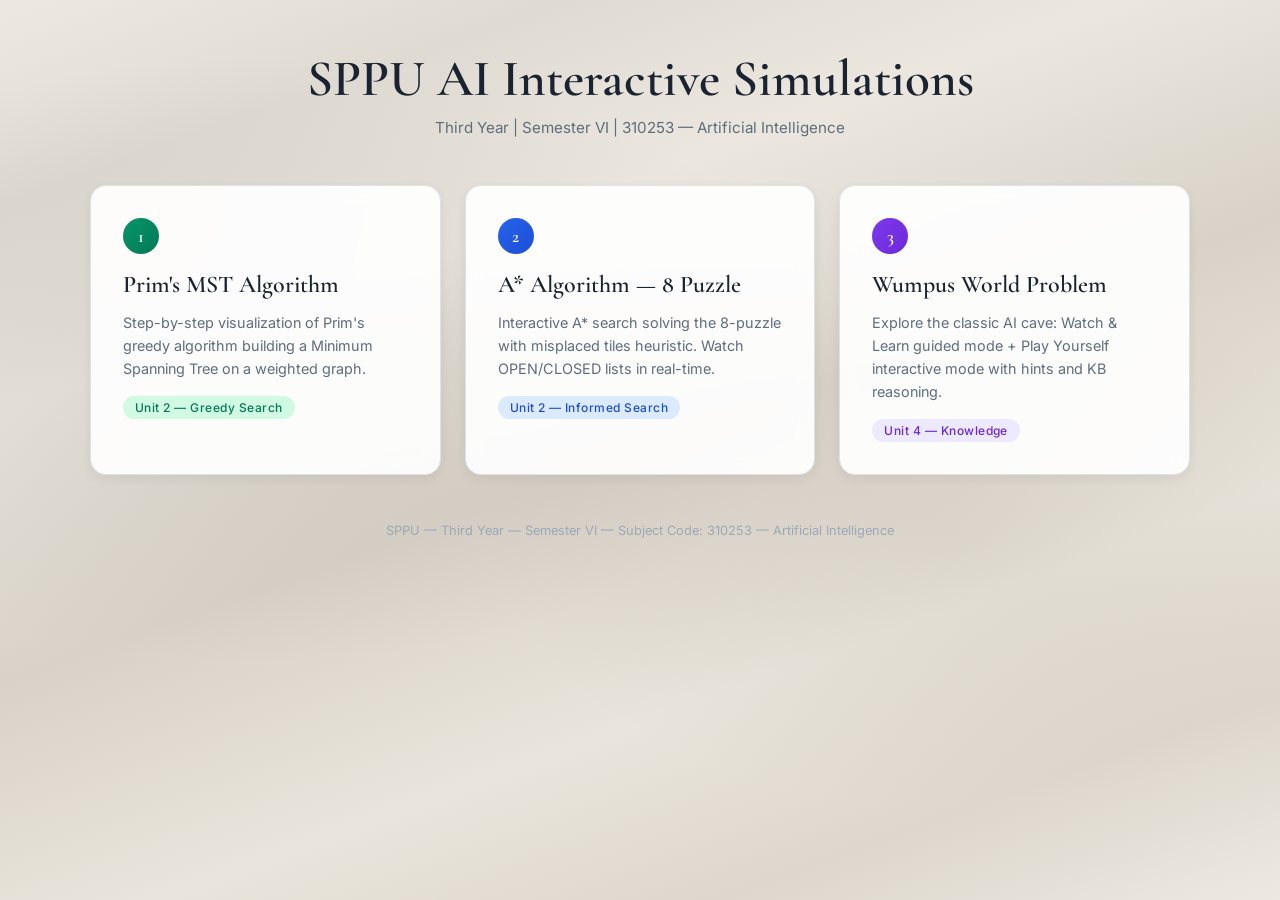
<file: index.html>
<!DOCTYPE html>
<html lang="en">
<head>
<meta charset="UTF-8">
<meta name="viewport" content="width=device-width, initial-scale=1.0">
<title>SPPU AI Simulations | Interactive Learning</title>
<link href="https://fonts.googleapis.com/css2?family=Cormorant+Garamond:ital,wght@0,400;0,500;0,600;1,400&family=Inter:wght@300;400;500&display=swap" rel="stylesheet">
<style>
  :root {
    --font-serif: 'Cormorant Garamond', Georgia, serif;
    --font-sans: 'Inter', -apple-system, sans-serif;
  }
  * { box-sizing: border-box; margin: 0; padding: 0; }
  body {
    min-height: 100vh;
    font-family: var(--font-sans);
    color: #1a2332;
    background-color: #e8e4dc;
    background-image:
      radial-gradient(1px 1px at 10% 15%, rgba(0,0,0,0.5) 50%, transparent 50%),
      radial-gradient(1.5px 1.5px at 45% 42%, rgba(0,0,0,0.4) 50%, transparent 50%),
      radial-gradient(1px 1px at 78% 30%, rgba(0,0,0,0.5) 50%, transparent 50%),
      radial-gradient(1px 1px at 35% 75%, rgba(0,0,0,0.45) 50%, transparent 50%),
      radial-gradient(ellipse at 20% 40%, rgba(80,70,60,0.1) 0%, transparent 40%),
      radial-gradient(ellipse at 75% 60%, rgba(90,80,65,0.08) 0%, transparent 35%),
      linear-gradient(160deg, #ede9e1 0%, #e0dbd2 15%, #ebe7df 30%, #d8d2c8 50%, #eae5dc 70%, #ddd7cd 85%, #ede9e1 100%);
    background-attachment: fixed;
    display: flex;
    flex-direction: column;
    align-items: center;
    padding: 3rem 1.5rem;
  }
  h1 {
    font-family: var(--font-serif);
    font-size: clamp(2rem, 4vw, 3.5rem);
    font-weight: 600;
    text-align: center;
    margin-bottom: 0.5rem;
  }
  .subtitle {
    font-size: 0.95rem;
    color: #5f6d7e;
    text-align: center;
    margin-bottom: 3rem;
  }
  .cards {
    display: grid;
    grid-template-columns: repeat(auto-fit, minmax(320px, 1fr));
    gap: 1.5rem;
    max-width: 1100px;
    width: 100%;
  }
  .card {
    background: rgba(255,255,255,0.92);
    backdrop-filter: blur(8px);
    border: 1px solid #dde1e8;
    border-radius: 1rem;
    padding: 2rem;
    text-decoration: none;
    color: inherit;
    transition: all 0.25s ease;
    box-shadow: 0 4px 12px rgba(0,0,0,0.06);
  }
  .card:hover {
    transform: translateY(-4px);
    box-shadow: 0 12px 32px rgba(0,0,0,0.12);
    border-color: #2563eb;
  }
  .card-num {
    display: inline-flex;
    align-items: center;
    justify-content: center;
    width: 36px; height: 36px;
    border-radius: 50%;
    font-family: var(--font-serif);
    font-weight: 600;
    font-size: 1.1rem;
    color: #fff;
    margin-bottom: 1rem;
  }
  .card:nth-child(1) .card-num { background: linear-gradient(135deg, #059669, #047857); }
  .card:nth-child(2) .card-num { background: linear-gradient(135deg, #2563eb, #1d4ed8); }
  .card:nth-child(3) .card-num { background: linear-gradient(135deg, #7c3aed, #6d28d9); }
  .card h2 {
    font-family: var(--font-serif);
    font-size: 1.5rem;
    font-weight: 600;
    margin-bottom: 0.75rem;
  }
  .card p { font-size: 0.9rem; color: #5f6d7e; line-height: 1.6; }
  .card .tag {
    display: inline-block;
    margin-top: 1rem;
    padding: 4px 12px;
    border-radius: 999px;
    font-size: 0.75rem;
    font-weight: 500;
    letter-spacing: 0.04em;
  }
  .card:nth-child(1) .tag { background: #d1fae5; color: #047857; }
  .card:nth-child(2) .tag { background: #dbeafe; color: #1d4ed8; }
  .card:nth-child(3) .tag { background: #ede9fe; color: #6d28d9; }
  footer {
    margin-top: 3rem;
    font-size: 0.8rem;
    color: #9ca8b8;
    text-align: center;
  }
</style>
</head>
<body>
  <h1>SPPU AI Interactive Simulations</h1>
  <p class="subtitle">Third Year | Semester VI | 310253 — Artificial Intelligence</p>

  <div class="cards">
    <a class="card" href="./Prim's MST Algorithm — Interactive Simulation/index.html">
      <div class="card-num">1</div>
      <h2>Prim's MST Algorithm</h2>
      <p>Step-by-step visualization of Prim's greedy algorithm building a Minimum Spanning Tree on a weighted graph.</p>
      <span class="tag">Unit 2 — Greedy Search</span>
    </a>
    <a class="card" href="./A  Algorithm — 8 Puzzle Simulator/index.html">
      <div class="card-num">2</div>
      <h2>A* Algorithm — 8 Puzzle</h2>
      <p>Interactive A* search solving the 8-puzzle with misplaced tiles heuristic. Watch OPEN/CLOSED lists in real-time.</p>
      <span class="tag">Unit 2 — Informed Search</span>
    </a>
    <a class="card" href="./Wumpus World Problem — Interactive Simulation/index.html">
      <div class="card-num">3</div>
      <h2>Wumpus World Problem</h2>
      <p>Explore the classic AI cave: Watch & Learn guided mode + Play Yourself interactive mode with hints and KB reasoning.</p>
      <span class="tag">Unit 4 — Knowledge</span>
    </a>
  </div>

  <footer>
    <p>SPPU — Third Year — Semester VI — Subject Code: 310253 — Artificial Intelligence</p>
  </footer>
</body>
</html>
</file>
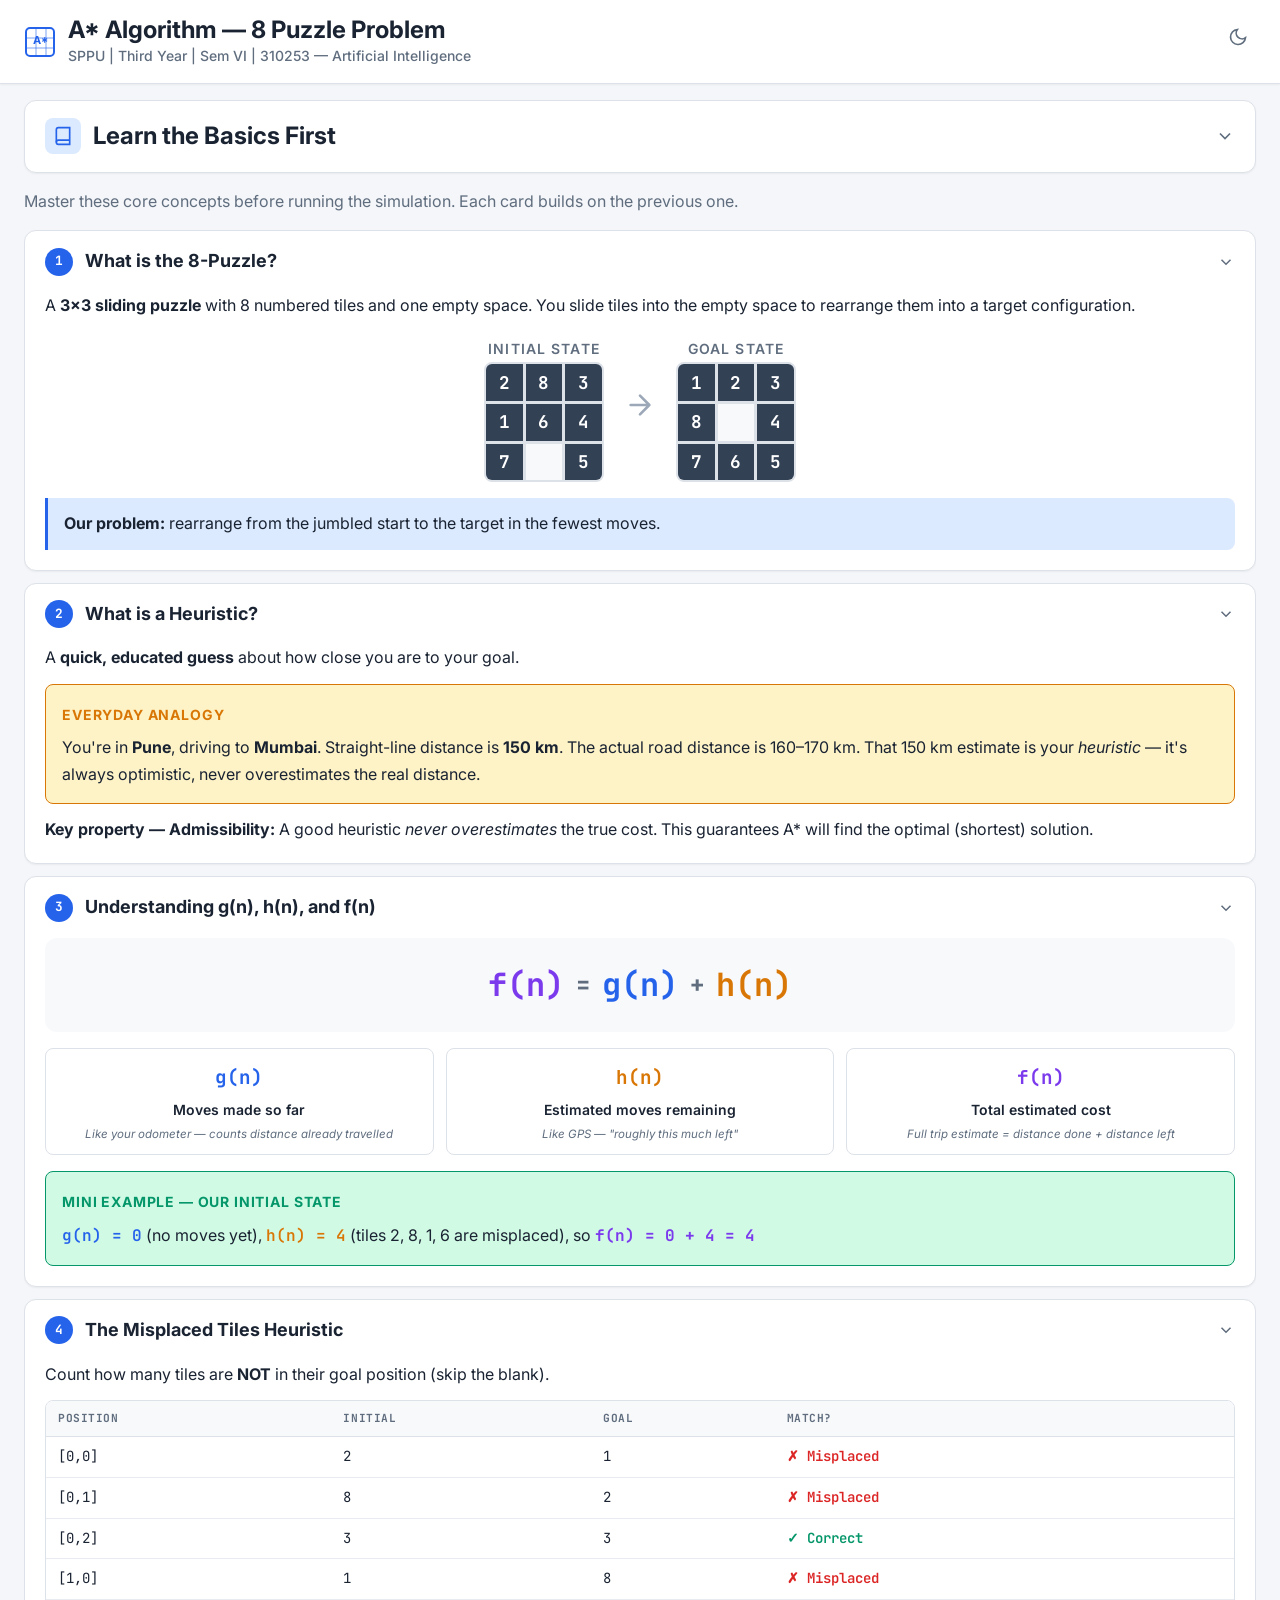
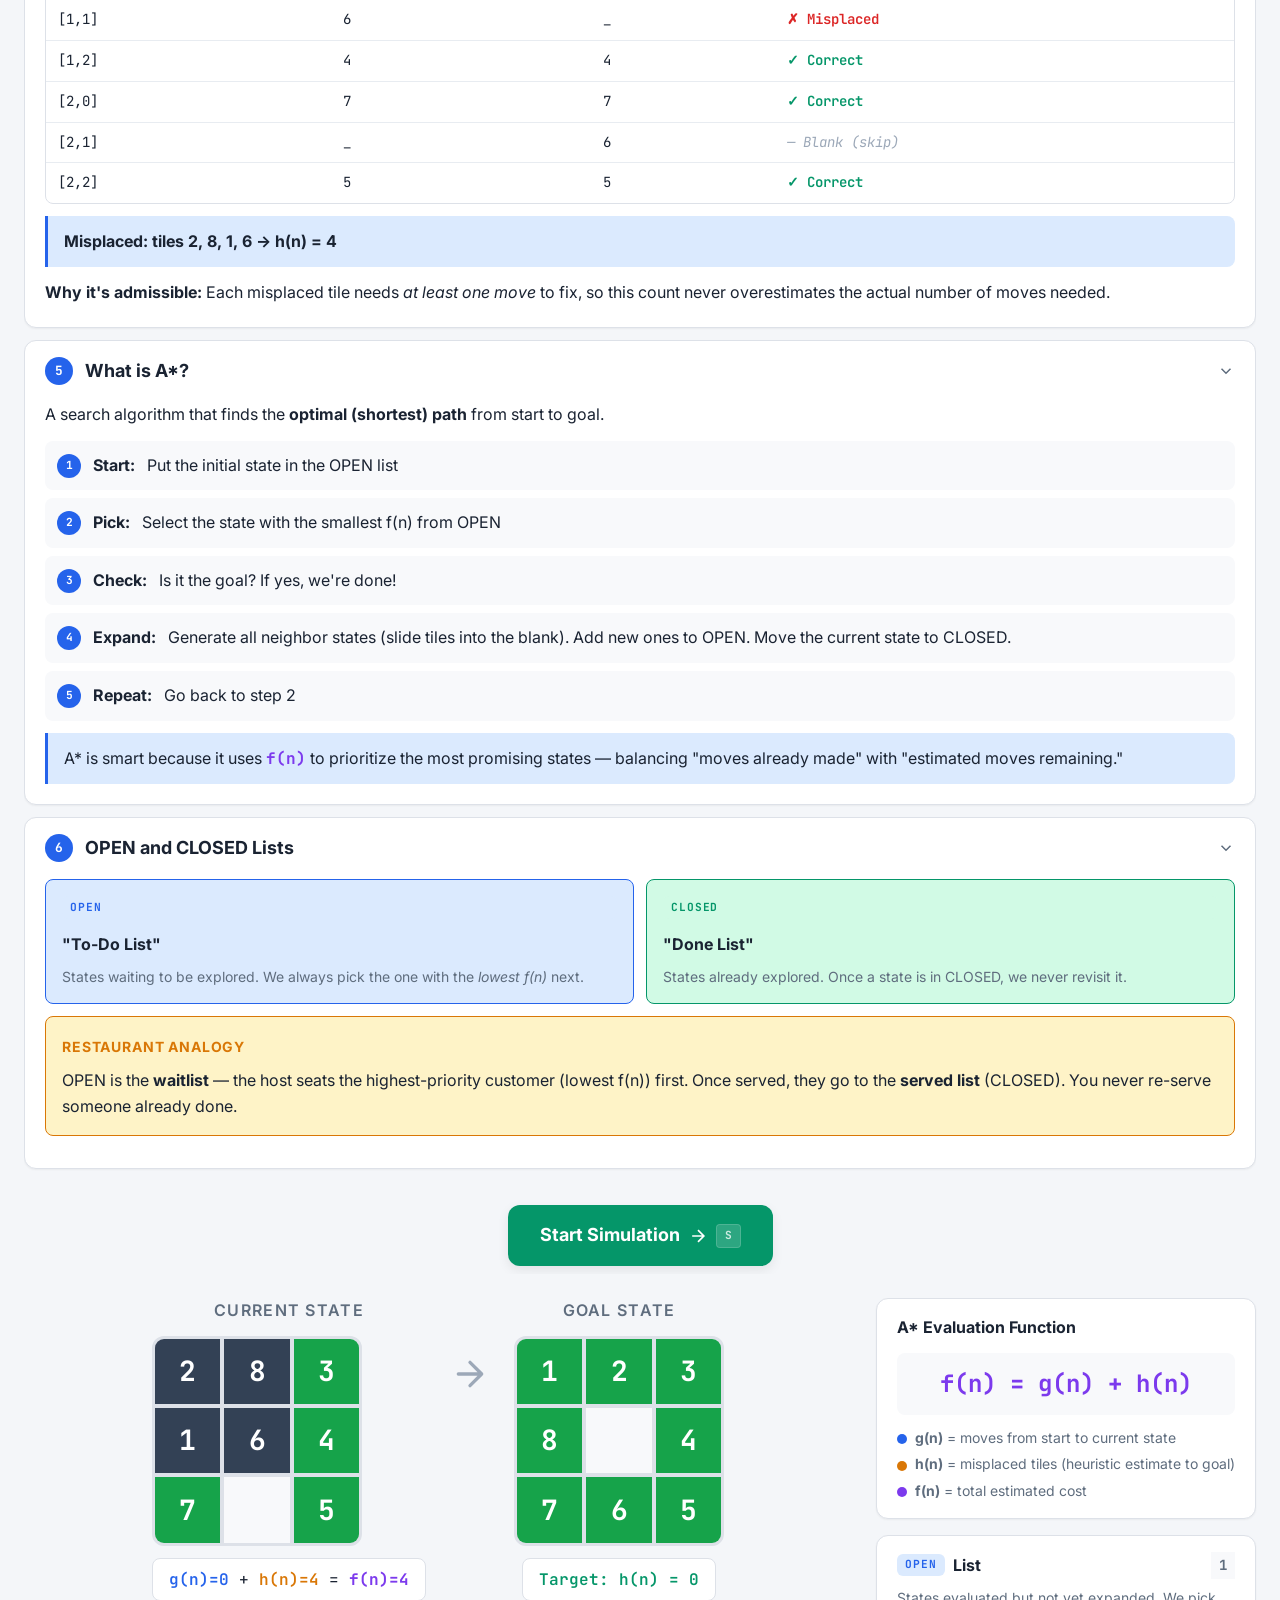
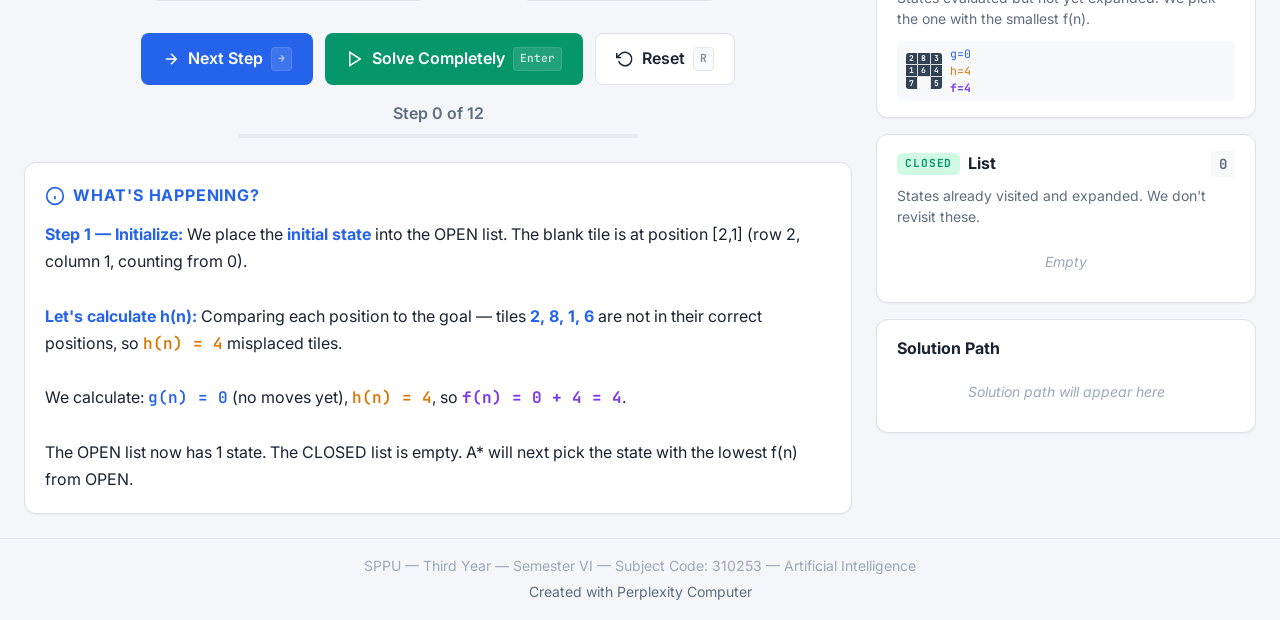
<file: A  Algorithm — 8 Puzzle Simulator/index.html>
<!DOCTYPE html>
<html lang="en" data-theme="light">
<head>
<!--
   ______                            __
  / ____/___  ____ ___  ____  __  __/ /____  _____
 / /   / __ \/ __ `__ \/ __ \/ / / / __/ _ \/ ___/
/ /___/ /_/ / / / / / / /_/ / /_/ / /_/  __/ /
\____/\____/_/ /_/ /_/ .___/\__,_/\__/\___/_/
                    /_/
        Created with Perplexity Computer
        https://www.perplexity.ai/computer
-->
<meta name="generator" content="Perplexity Computer">
<meta name="author" content="Perplexity Computer">
<meta property="og:see_also" content="https://www.perplexity.ai/computer">
<link rel="author" href="https://www.perplexity.ai/computer">
<meta charset="UTF-8">
<meta name="viewport" content="width=device-width, initial-scale=1.0">
<title>A* Algorithm — 8 Puzzle Simulator | SPPU AI Lab</title>
<link rel="preconnect" href="https://fonts.googleapis.com">
<link rel="preconnect" href="https://fonts.gstatic.com" crossorigin>
<link href="https://fonts.googleapis.com/css2?family=Inter:wght@400;500;600;700&family=JetBrains+Mono:wght@400;500;600&display=swap" rel="stylesheet">
<link rel="stylesheet" href="./style.css">
</head>
<body>
  <header class="header">
    <div class="header-inner">
      <div class="logo-area">
        <svg class="logo-icon" width="32" height="32" viewBox="0 0 32 32" fill="none" aria-label="A* Puzzle Logo">
          <rect x="2" y="2" width="28" height="28" rx="4" stroke="currentColor" stroke-width="2"/>
          <line x1="12" y1="2" x2="12" y2="30" stroke="currentColor" stroke-width="1.5" opacity="0.4"/>
          <line x1="22" y1="2" x2="22" y2="30" stroke="currentColor" stroke-width="1.5" opacity="0.4"/>
          <line x1="2" y1="12" x2="30" y2="12" stroke="currentColor" stroke-width="1.5" opacity="0.4"/>
          <line x1="2" y1="22" x2="30" y2="22" stroke="currentColor" stroke-width="1.5" opacity="0.4"/>
          <text x="16" y="18" text-anchor="middle" font-size="11" font-weight="700" fill="currentColor">A*</text>
        </svg>
        <div>
          <h1 class="site-title">A* Algorithm — 8 Puzzle Problem</h1>
          <p class="site-subtitle">SPPU | Third Year | Sem VI | 310253 — Artificial Intelligence</p>
        </div>
      </div>
      <button data-theme-toggle aria-label="Switch to dark mode">
        <svg width="20" height="20" viewBox="0 0 24 24" fill="none" stroke="currentColor" stroke-width="2"><path d="M21 12.79A9 9 0 1 1 11.21 3 7 7 0 0 0 21 12.79z"/></svg>
      </button>
    </div>
  </header>

  <!-- ===== Learn the Basics Section ===== -->
  <section class="concepts-section" id="conceptsSection">
    <button class="concepts-toggle" id="conceptsToggle" aria-expanded="true">
      <span class="concepts-toggle-icon">
        <svg width="20" height="20" viewBox="0 0 24 24" fill="none" stroke="currentColor" stroke-width="2"><path d="M4 19.5A2.5 2.5 0 0 1 6.5 17H20"/><path d="M6.5 2H20v20H6.5A2.5 2.5 0 0 1 4 19.5v-15A2.5 2.5 0 0 1 6.5 2z"/></svg>
      </span>
      <span class="concepts-toggle-text">Learn the Basics First</span>
      <span class="concepts-toggle-hint">(click to expand)</span>
      <svg class="concepts-chevron" width="20" height="20" viewBox="0 0 24 24" fill="none" stroke="currentColor" stroke-width="2"><polyline points="6 9 12 15 18 9"/></svg>
    </button>

    <div class="concepts-body" id="conceptsBody">
      <p class="concepts-intro">Master these core concepts before running the simulation. Each card builds on the previous one.</p>

      <!-- Card 1: What is the 8-Puzzle? -->
      <div class="concept-card" data-card="1">
        <button class="concept-header" aria-expanded="true">
          <span class="concept-num">1</span>
          <span class="concept-title">What is the 8-Puzzle?</span>
          <svg class="concept-chevron" width="18" height="18" viewBox="0 0 24 24" fill="none" stroke="currentColor" stroke-width="2"><polyline points="6 9 12 15 18 9"/></svg>
        </button>
        <div class="concept-content">
          <p>A <strong>3×3 sliding puzzle</strong> with 8 numbered tiles and one empty space. You slide tiles into the empty space to rearrange them into a target configuration.</p>
          <div class="concept-grids-row">
            <div class="concept-grid-block">
              <span class="concept-grid-label">Initial State</span>
              <div class="concept-mini-grid">
                <div class="cm-tile">2</div><div class="cm-tile">8</div><div class="cm-tile">3</div>
                <div class="cm-tile">1</div><div class="cm-tile">6</div><div class="cm-tile">4</div>
                <div class="cm-tile">7</div><div class="cm-tile cm-empty"></div><div class="cm-tile">5</div>
              </div>
            </div>
            <div class="concept-arrow">
              <svg width="32" height="32" viewBox="0 0 24 24" fill="none" stroke="currentColor" stroke-width="2" stroke-linecap="round" stroke-linejoin="round"><path d="M5 12h14M12 5l7 7-7 7"/></svg>
            </div>
            <div class="concept-grid-block">
              <span class="concept-grid-label">Goal State</span>
              <div class="concept-mini-grid">
                <div class="cm-tile">1</div><div class="cm-tile">2</div><div class="cm-tile">3</div>
                <div class="cm-tile">8</div><div class="cm-tile cm-empty"></div><div class="cm-tile">4</div>
                <div class="cm-tile">7</div><div class="cm-tile">6</div><div class="cm-tile">5</div>
              </div>
            </div>
          </div>
          <p class="concept-callout"><strong>Our problem:</strong> rearrange from the jumbled start to the target in the fewest moves.</p>
        </div>
      </div>

      <!-- Card 2: What is a Heuristic? -->
      <div class="concept-card" data-card="2">
        <button class="concept-header" aria-expanded="true">
          <span class="concept-num">2</span>
          <span class="concept-title">What is a Heuristic?</span>
          <svg class="concept-chevron" width="18" height="18" viewBox="0 0 24 24" fill="none" stroke="currentColor" stroke-width="2"><polyline points="6 9 12 15 18 9"/></svg>
        </button>
        <div class="concept-content">
          <p>A <strong>quick, educated guess</strong> about how close you are to your goal.</p>
          <div class="concept-analogy">
            <span class="analogy-label">Everyday Analogy</span>
            <p>You're in <strong>Pune</strong>, driving to <strong>Mumbai</strong>. Straight-line distance is <strong>150 km</strong>. The actual road distance is 160–170 km. That 150 km estimate is your <em>heuristic</em> — it's always optimistic, never overestimates the real distance.</p>
          </div>
          <p><strong>Key property — Admissibility:</strong> A good heuristic <em>never overestimates</em> the true cost. This guarantees A* will find the optimal (shortest) solution.</p>
        </div>
      </div>

      <!-- Card 3: Understanding g(n), h(n), and f(n) -->
      <div class="concept-card" data-card="3">
        <button class="concept-header" aria-expanded="true">
          <span class="concept-num">3</span>
          <span class="concept-title">Understanding g(n), h(n), and f(n)</span>
          <svg class="concept-chevron" width="18" height="18" viewBox="0 0 24 24" fill="none" stroke="currentColor" stroke-width="2"><polyline points="6 9 12 15 18 9"/></svg>
        </button>
        <div class="concept-content">
          <div class="formula-showcase">
            <span class="formula-showcase-f">f(n)</span>
            <span class="formula-showcase-eq">=</span>
            <span class="formula-showcase-g">g(n)</span>
            <span class="formula-showcase-plus">+</span>
            <span class="formula-showcase-h">h(n)</span>
          </div>
          <div class="ghf-breakdown">
            <div class="ghf-item ghf-g">
              <span class="ghf-symbol">g(n)</span>
              <span class="ghf-label">Moves made so far</span>
              <span class="ghf-analogy">Like your odometer — counts distance already travelled</span>
            </div>
            <div class="ghf-item ghf-h">
              <span class="ghf-symbol">h(n)</span>
              <span class="ghf-label">Estimated moves remaining</span>
              <span class="ghf-analogy">Like GPS — "roughly this much left"</span>
            </div>
            <div class="ghf-item ghf-f">
              <span class="ghf-symbol">f(n)</span>
              <span class="ghf-label">Total estimated cost</span>
              <span class="ghf-analogy">Full trip estimate = distance done + distance left</span>
            </div>
          </div>
          <div class="concept-example">
            <span class="example-label">Mini Example — Our Initial State</span>
            <p><span class="highlight-g">g(n) = 0</span> (no moves yet), <span class="highlight-h">h(n) = 4</span> (tiles 2, 8, 1, 6 are misplaced), so <span class="highlight-f">f(n) = 0 + 4 = 4</span></p>
          </div>
        </div>
      </div>

      <!-- Card 4: The Misplaced Tiles Heuristic -->
      <div class="concept-card" data-card="4">
        <button class="concept-header" aria-expanded="true">
          <span class="concept-num">4</span>
          <span class="concept-title">The Misplaced Tiles Heuristic</span>
          <svg class="concept-chevron" width="18" height="18" viewBox="0 0 24 24" fill="none" stroke="currentColor" stroke-width="2"><polyline points="6 9 12 15 18 9"/></svg>
        </button>
        <div class="concept-content">
          <p>Count how many tiles are <strong>NOT</strong> in their goal position (skip the blank).</p>
          <div class="comparison-table-wrapper">
            <table class="comparison-table">
              <thead>
                <tr>
                  <th>Position</th>
                  <th>Initial</th>
                  <th>Goal</th>
                  <th>Match?</th>
                </tr>
              </thead>
              <tbody>
                <tr><td>[0,0]</td><td>2</td><td>1</td><td class="mismatch">✗ Misplaced</td></tr>
                <tr><td>[0,1]</td><td>8</td><td>2</td><td class="mismatch">✗ Misplaced</td></tr>
                <tr><td>[0,2]</td><td>3</td><td>3</td><td class="match">✓ Correct</td></tr>
                <tr><td>[1,0]</td><td>1</td><td>8</td><td class="mismatch">✗ Misplaced</td></tr>
                <tr><td>[1,1]</td><td>6</td><td>_</td><td class="mismatch">✗ Misplaced</td></tr>
                <tr><td>[1,2]</td><td>4</td><td>4</td><td class="match">✓ Correct</td></tr>
                <tr><td>[2,0]</td><td>7</td><td>7</td><td class="match">✓ Correct</td></tr>
                <tr><td>[2,1]</td><td>_</td><td>6</td><td class="skip">— Blank (skip)</td></tr>
                <tr><td>[2,2]</td><td>5</td><td>5</td><td class="match">✓ Correct</td></tr>
              </tbody>
            </table>
          </div>
          <p class="concept-callout"><strong>Misplaced: tiles 2, 8, 1, 6 → h(n) = 4</strong></p>
          <p><strong>Why it's admissible:</strong> Each misplaced tile needs <em>at least one move</em> to fix, so this count never overestimates the actual number of moves needed.</p>
        </div>
      </div>

      <!-- Card 5: What is A*? -->
      <div class="concept-card" data-card="5">
        <button class="concept-header" aria-expanded="true">
          <span class="concept-num">5</span>
          <span class="concept-title">What is A*?</span>
          <svg class="concept-chevron" width="18" height="18" viewBox="0 0 24 24" fill="none" stroke="currentColor" stroke-width="2"><polyline points="6 9 12 15 18 9"/></svg>
        </button>
        <div class="concept-content">
          <p>A search algorithm that finds the <strong>optimal (shortest) path</strong> from start to goal.</p>
          <ol class="astar-steps">
            <li><strong>Start:</strong> Put the initial state in the OPEN list</li>
            <li><strong>Pick:</strong> Select the state with the smallest f(n) from OPEN</li>
            <li><strong>Check:</strong> Is it the goal? If yes, we're done!</li>
            <li><strong>Expand:</strong> Generate all neighbor states (slide tiles into the blank). Add new ones to OPEN. Move the current state to CLOSED.</li>
            <li><strong>Repeat:</strong> Go back to step 2</li>
          </ol>
          <p class="concept-callout">A* is smart because it uses <span class="highlight-f">f(n)</span> to prioritize the most promising states — balancing "moves already made" with "estimated moves remaining."</p>
        </div>
      </div>

      <!-- Card 6: OPEN and CLOSED Lists -->
      <div class="concept-card" data-card="6">
        <button class="concept-header" aria-expanded="true">
          <span class="concept-num">6</span>
          <span class="concept-title">OPEN and CLOSED Lists</span>
          <svg class="concept-chevron" width="18" height="18" viewBox="0 0 24 24" fill="none" stroke="currentColor" stroke-width="2"><polyline points="6 9 12 15 18 9"/></svg>
        </button>
        <div class="concept-content">
          <div class="lists-comparison">
            <div class="list-explain open-explain">
              <span class="list-badge open-badge">OPEN</span>
              <strong>"To-Do List"</strong>
              <p>States waiting to be explored. We always pick the one with the <em>lowest f(n)</em> next.</p>
            </div>
            <div class="list-explain closed-explain">
              <span class="list-badge closed-badge">CLOSED</span>
              <strong>"Done List"</strong>
              <p>States already explored. Once a state is in CLOSED, we never revisit it.</p>
            </div>
          </div>
          <div class="concept-analogy">
            <span class="analogy-label">Restaurant Analogy</span>
            <p>OPEN is the <strong>waitlist</strong> — the host seats the highest-priority customer (lowest f(n)) first. Once served, they go to the <strong>served list</strong> (CLOSED). You never re-serve someone already done.</p>
          </div>
        </div>
      </div>

      <!-- Start Simulation Button -->
      <div class="concepts-cta">
        <button class="btn btn-start-sim" id="btnStartSim">
          Start Simulation
          <svg width="20" height="20" viewBox="0 0 24 24" fill="none" stroke="currentColor" stroke-width="2"><path d="M5 12h14M12 5l7 7-7 7"/></svg>
          <kbd>S</kbd>
        </button>
      </div>
    </div>
  </section>

  <main class="main" id="simulationSection">
    <!-- Left Column: Puzzle Grids -->
    <section class="puzzle-section">
      <div class="grids-row">
        <div class="grid-container">
          <h2 class="grid-label">Current State</h2>
          <div class="puzzle-grid" id="currentGrid"></div>
          <div class="cost-display" id="currentCost"></div>
        </div>
        <div class="arrow-between">
          <svg width="40" height="40" viewBox="0 0 24 24" fill="none" stroke="currentColor" stroke-width="2" stroke-linecap="round" stroke-linejoin="round">
            <path d="M5 12h14M12 5l7 7-7 7"/>
          </svg>
        </div>
        <div class="grid-container">
          <h2 class="grid-label">Goal State</h2>
          <div class="puzzle-grid" id="goalGrid"></div>
          <div class="cost-display goal-cost">Target: h(n) = 0</div>
        </div>
      </div>

      <!-- Controls -->
      <div class="controls">
        <button class="btn btn-primary" id="btnNextStep">
          <svg width="18" height="18" viewBox="0 0 24 24" fill="none" stroke="currentColor" stroke-width="2"><path d="M5 12h14M12 5l7 7-7 7"/></svg>
          Next Step
          <kbd>→</kbd>
        </button>
        <button class="btn btn-accent" id="btnSolve">
          <svg width="18" height="18" viewBox="0 0 24 24" fill="none" stroke="currentColor" stroke-width="2"><polygon points="5,3 19,12 5,21"/></svg>
          Solve Completely
          <kbd>Enter</kbd>
        </button>
        <button class="btn btn-secondary" id="btnReset">
          <svg width="18" height="18" viewBox="0 0 24 24" fill="none" stroke="currentColor" stroke-width="2"><polyline points="1,4 1,10 7,10"/><path d="M3.51 15a9 9 0 1 0 2.13-9.36L1 10"/></svg>
          Reset
          <kbd>R</kbd>
        </button>
      </div>

      <!-- Step Counter -->
      <div class="step-counter" id="stepCounter">
        Step <span id="stepNum">0</span> of <span id="totalSteps">?</span>
        <div class="progress-bar"><div class="progress-fill" id="progressFill"></div></div>
      </div>

      <!-- Explanation Panel -->
      <div class="explanation-panel" id="explanationPanel">
        <div class="explanation-header">
          <svg width="20" height="20" viewBox="0 0 24 24" fill="none" stroke="currentColor" stroke-width="2"><circle cx="12" cy="12" r="10"/><path d="M12 16v-4M12 8h.01"/></svg>
          <span>What's happening?</span>
        </div>
        <div class="explanation-text" id="explanationText">
          Press <strong>Next Step (→)</strong> to begin the A* algorithm, or <strong>Solve Completely (Enter)</strong> to see the full solution animated.
        </div>
      </div>
    </section>

    <!-- Right Column: Algorithm State -->
    <aside class="state-panel">
      <!-- Formula Card -->
      <div class="info-card formula-card">
        <h3>A* Evaluation Function</h3>
        <div class="formula">f(n) = g(n) + h(n)</div>
        <div class="formula-legend">
          <div><span class="legend-dot g-dot"></span> <strong>g(n)</strong> = moves from start to current state</div>
          <div><span class="legend-dot h-dot"></span> <strong>h(n)</strong> = misplaced tiles (heuristic estimate to goal)</div>
          <div><span class="legend-dot f-dot"></span> <strong>f(n)</strong> = total estimated cost</div>
        </div>
      </div>

      <!-- OPEN List -->
      <div class="info-card">
        <h3>
          <span class="list-badge open-badge">OPEN</span> List
          <span class="list-count" id="openCount">0</span>
        </h3>
        <p class="list-desc">States evaluated but not yet expanded. We pick the one with the smallest f(n).</p>
        <div class="list-content" id="openList">
          <div class="list-empty">Will be populated when algorithm starts</div>
        </div>
      </div>

      <!-- CLOSED List -->
      <div class="info-card">
        <h3>
          <span class="list-badge closed-badge">CLOSED</span> List
          <span class="list-count" id="closedCount">0</span>
        </h3>
        <p class="list-desc">States already visited and expanded. We don't revisit these.</p>
        <div class="list-content" id="closedList">
          <div class="list-empty">Will be populated as states are visited</div>
        </div>
      </div>

      <!-- Move History -->
      <div class="info-card">
        <h3>Solution Path</h3>
        <div class="move-history" id="moveHistory">
          <div class="list-empty">Solution path will appear here</div>
        </div>
      </div>
    </aside>
  </main>

  <footer class="footer">
    <p>SPPU — Third Year — Semester VI — Subject Code: 310253 — Artificial Intelligence</p>
    <a href="https://www.perplexity.ai/computer" target="_blank" rel="noopener noreferrer">Created with Perplexity Computer</a>
  </footer>

  <script src="./app.js"></script>
</body>
</html>
</file>
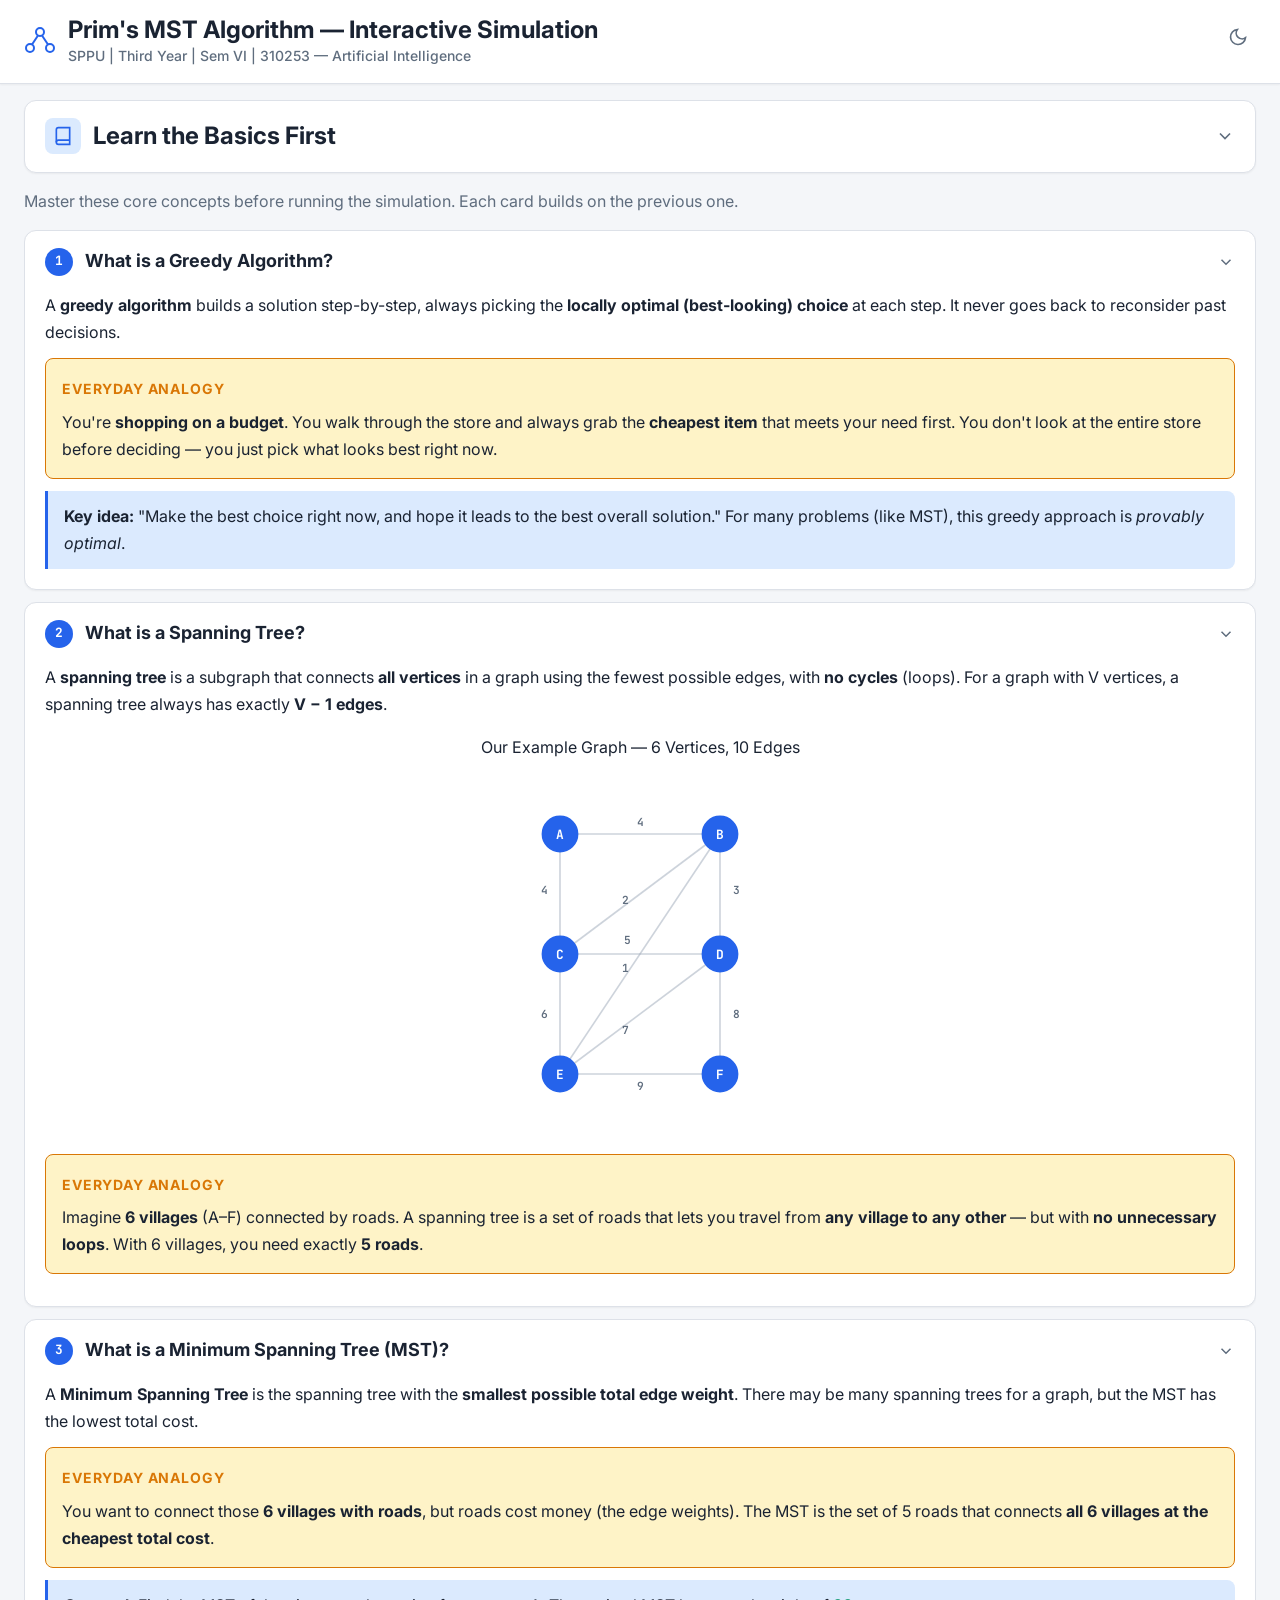
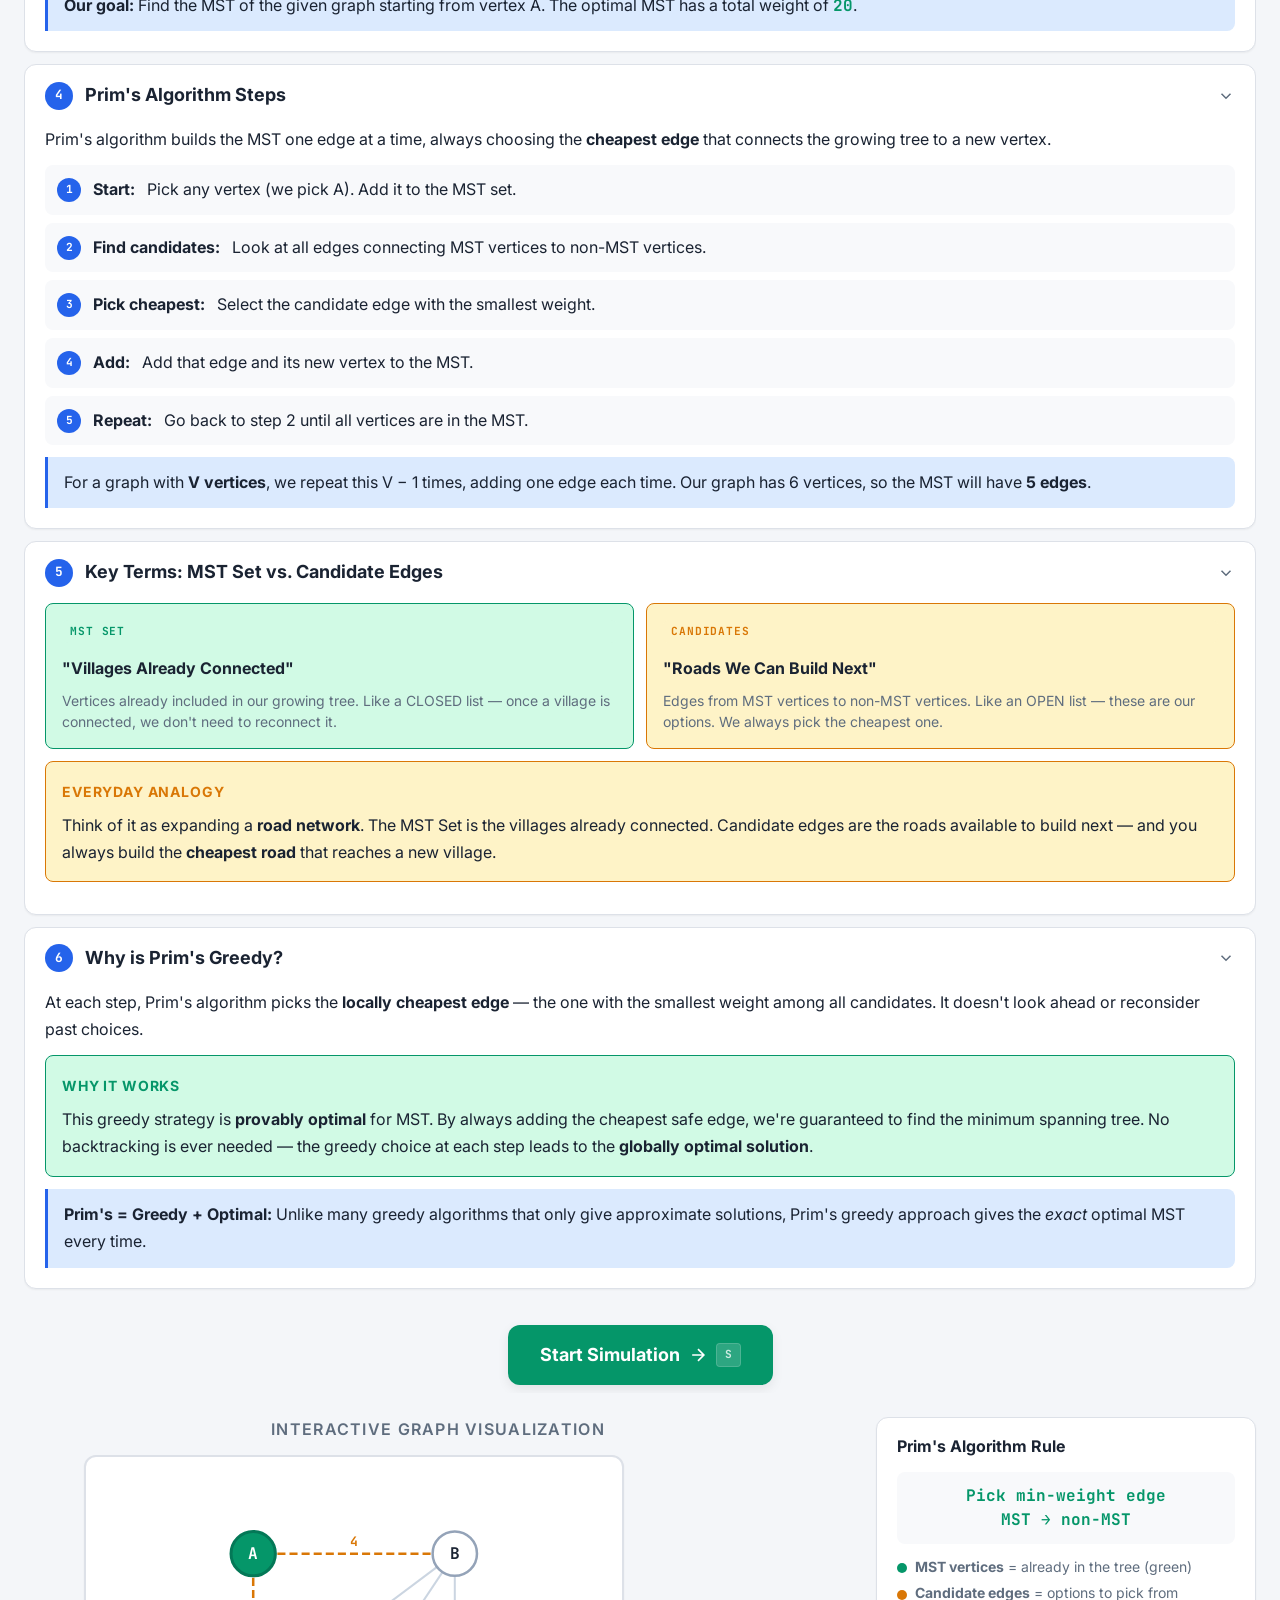
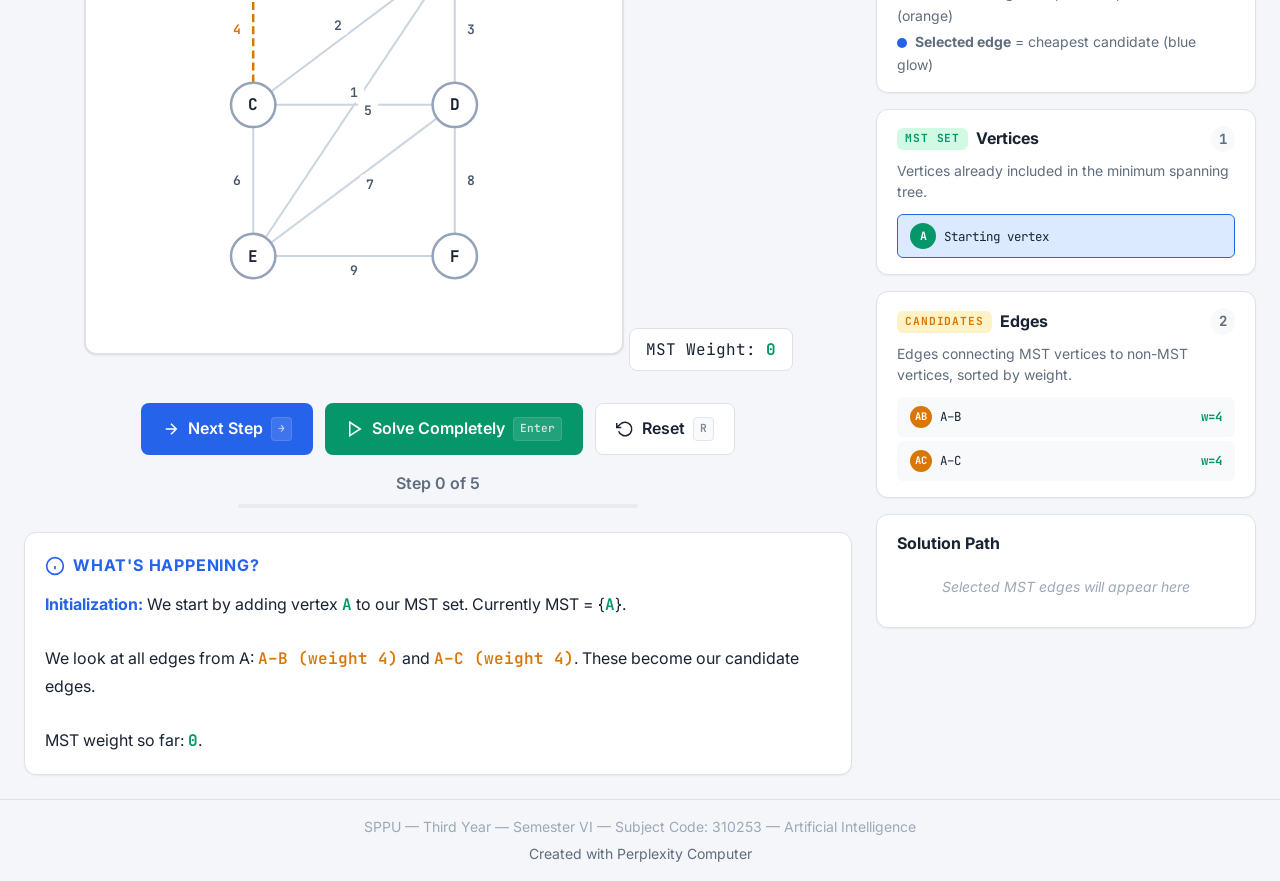
<file: Prim's MST Algorithm — Interactive Simulation/index.html>
<!DOCTYPE html>
<html lang="en" data-theme="light">
<head>
<!--
   ______                            __
  / ____/___  ____ ___  ____  __  __/ /____  _____
 / /   / __ \/ __ `__ \/ __ \/ / / / __/ _ \/ ___/
/ /___/ /_/ / / / / / / /_/ / /_/ / /_/  __/ /
\____/\____/_/ /_/ /_/ .___/\__,_/\__/\___/_/
                    /_/
        Created with Perplexity Computer
        https://www.perplexity.ai/computer
-->
<meta name="generator" content="Perplexity Computer">
<meta name="author" content="Perplexity Computer">
<meta property="og:see_also" content="https://www.perplexity.ai/computer">
<link rel="author" href="https://www.perplexity.ai/computer">
<meta charset="UTF-8">
<meta name="viewport" content="width=device-width, initial-scale=1.0">
<title>Prim's MST Algorithm — Interactive Simulation | SPPU AI Lab</title>
<link rel="preconnect" href="https://fonts.googleapis.com">
<link rel="preconnect" href="https://fonts.gstatic.com" crossorigin>
<link href="https://fonts.googleapis.com/css2?family=Inter:wght@400;500;600;700&family=JetBrains+Mono:wght@400;500;600&display=swap" rel="stylesheet">
<link rel="stylesheet" href="./style.css">
</head>
<body>
  <header class="header">
    <div class="header-inner">
      <div class="logo-area">
        <svg class="logo-icon" width="32" height="32" viewBox="0 0 32 32" fill="none" aria-label="Prim's MST Logo">
          <!-- Tree/graph icon -->
          <circle cx="16" cy="6" r="4" stroke="currentColor" stroke-width="2"/>
          <circle cx="6" cy="22" r="4" stroke="currentColor" stroke-width="2"/>
          <circle cx="26" cy="22" r="4" stroke="currentColor" stroke-width="2"/>
          <line x1="14" y1="9.5" x2="8" y2="18.5" stroke="currentColor" stroke-width="2"/>
          <line x1="18" y1="9.5" x2="24" y2="18.5" stroke="currentColor" stroke-width="2"/>
        </svg>
        <div>
          <h1 class="site-title">Prim's MST Algorithm — Interactive Simulation</h1>
          <p class="site-subtitle">SPPU | Third Year | Sem VI | 310253 — Artificial Intelligence</p>
        </div>
      </div>
      <button data-theme-toggle aria-label="Switch to dark mode">
        <svg width="20" height="20" viewBox="0 0 24 24" fill="none" stroke="currentColor" stroke-width="2"><path d="M21 12.79A9 9 0 1 1 11.21 3 7 7 0 0 0 21 12.79z"/></svg>
      </button>
    </div>
  </header>

  <!-- ===== Learn the Basics Section ===== -->
  <section class="concepts-section" id="conceptsSection">
    <button class="concepts-toggle" id="conceptsToggle" aria-expanded="true">
      <span class="concepts-toggle-icon">
        <svg width="20" height="20" viewBox="0 0 24 24" fill="none" stroke="currentColor" stroke-width="2"><path d="M4 19.5A2.5 2.5 0 0 1 6.5 17H20"/><path d="M6.5 2H20v20H6.5A2.5 2.5 0 0 1 4 19.5v-15A2.5 2.5 0 0 1 6.5 2z"/></svg>
      </span>
      <span class="concepts-toggle-text">Learn the Basics First</span>
      <span class="concepts-toggle-hint">(click to expand)</span>
      <svg class="concepts-chevron" width="20" height="20" viewBox="0 0 24 24" fill="none" stroke="currentColor" stroke-width="2"><polyline points="6 9 12 15 18 9"/></svg>
    </button>

    <div class="concepts-body" id="conceptsBody">
      <p class="concepts-intro">Master these core concepts before running the simulation. Each card builds on the previous one.</p>

      <!-- Card 1: What is a Greedy Algorithm? -->
      <div class="concept-card" data-card="1">
        <button class="concept-header" aria-expanded="true">
          <span class="concept-num">1</span>
          <span class="concept-title">What is a Greedy Algorithm?</span>
          <svg class="concept-chevron" width="18" height="18" viewBox="0 0 24 24" fill="none" stroke="currentColor" stroke-width="2"><polyline points="6 9 12 15 18 9"/></svg>
        </button>
        <div class="concept-content">
          <p>A <strong>greedy algorithm</strong> builds a solution step-by-step, always picking the <strong>locally optimal (best-looking) choice</strong> at each step. It never goes back to reconsider past decisions.</p>
          <div class="concept-analogy">
            <span class="analogy-label">Everyday Analogy</span>
            <p>You're <strong>shopping on a budget</strong>. You walk through the store and always grab the <strong>cheapest item</strong> that meets your need first. You don't look at the entire store before deciding — you just pick what looks best right now.</p>
          </div>
          <p class="concept-callout"><strong>Key idea:</strong> "Make the best choice right now, and hope it leads to the best overall solution." For many problems (like MST), this greedy approach is <em>provably optimal</em>.</p>
        </div>
      </div>

      <!-- Card 2: What is a Spanning Tree? -->
      <div class="concept-card" data-card="2">
        <button class="concept-header" aria-expanded="true">
          <span class="concept-num">2</span>
          <span class="concept-title">What is a Spanning Tree?</span>
          <svg class="concept-chevron" width="18" height="18" viewBox="0 0 24 24" fill="none" stroke="currentColor" stroke-width="2"><polyline points="6 9 12 15 18 9"/></svg>
        </button>
        <div class="concept-content">
          <p>A <strong>spanning tree</strong> is a subgraph that connects <strong>all vertices</strong> in a graph using the fewest possible edges, with <strong>no cycles</strong> (loops). For a graph with V vertices, a spanning tree always has exactly <strong>V − 1 edges</strong>.</p>
          <div class="concept-graph-demo">
            <span class="concept-grid-label">Our Example Graph — 6 Vertices, 10 Edges</span>
            <svg class="concept-mini-graph" viewBox="0 0 500 460" width="400" height="368">
              <!-- Edges -->
              <line x1="150" y1="80" x2="350" y2="80" stroke="var(--color-text-faint)" stroke-width="2" opacity="0.5"/>
              <line x1="150" y1="80" x2="150" y2="230" stroke="var(--color-text-faint)" stroke-width="2" opacity="0.5"/>
              <line x1="350" y1="80" x2="150" y2="230" stroke="var(--color-text-faint)" stroke-width="2" opacity="0.5"/>
              <line x1="350" y1="80" x2="350" y2="230" stroke="var(--color-text-faint)" stroke-width="2" opacity="0.5"/>
              <line x1="350" y1="80" x2="150" y2="380" stroke="var(--color-text-faint)" stroke-width="2" opacity="0.5"/>
              <line x1="150" y1="230" x2="350" y2="230" stroke="var(--color-text-faint)" stroke-width="2" opacity="0.5"/>
              <line x1="150" y1="230" x2="150" y2="380" stroke="var(--color-text-faint)" stroke-width="2" opacity="0.5"/>
              <line x1="350" y1="230" x2="150" y2="380" stroke="var(--color-text-faint)" stroke-width="2" opacity="0.5"/>
              <line x1="350" y1="230" x2="350" y2="380" stroke="var(--color-text-faint)" stroke-width="2" opacity="0.5"/>
              <line x1="150" y1="380" x2="350" y2="380" stroke="var(--color-text-faint)" stroke-width="2" opacity="0.5"/>
              <!-- Edge weights -->
              <text x="250" y="70" text-anchor="middle" font-size="14" font-weight="600" fill="var(--color-text-muted)" font-family="var(--font-mono)">4</text>
              <text x="130" y="155" text-anchor="middle" font-size="14" font-weight="600" fill="var(--color-text-muted)" font-family="var(--font-mono)">4</text>
              <text x="232" y="168" text-anchor="middle" font-size="14" font-weight="600" fill="var(--color-text-muted)" font-family="var(--font-mono)">2</text>
              <text x="370" y="155" text-anchor="middle" font-size="14" font-weight="600" fill="var(--color-text-muted)" font-family="var(--font-mono)">3</text>
              <text x="232" y="252" text-anchor="middle" font-size="14" font-weight="600" fill="var(--color-text-muted)" font-family="var(--font-mono)">1</text>
              <text x="130" y="310" text-anchor="middle" font-size="14" font-weight="600" fill="var(--color-text-muted)" font-family="var(--font-mono)">6</text>
              <text x="232" y="330" text-anchor="middle" font-size="14" font-weight="600" fill="var(--color-text-muted)" font-family="var(--font-mono)">7</text>
              <text x="370" y="310" text-anchor="middle" font-size="14" font-weight="600" fill="var(--color-text-muted)" font-family="var(--font-mono)">8</text>
              <text x="250" y="400" text-anchor="middle" font-size="14" font-weight="600" fill="var(--color-text-muted)" font-family="var(--font-mono)">9</text>
              <text x="232" y="242" text-anchor="middle" font-size="14" font-weight="600" fill="var(--color-text-muted)" font-family="var(--font-mono)"></text>
              <!-- B-E weight -->
              <text x="234" y="218" text-anchor="middle" font-size="14" font-weight="600" fill="var(--color-text-muted)" font-family="var(--font-mono)">5</text>
              <!-- Nodes -->
              <circle cx="150" cy="80" r="22" fill="var(--color-primary)" stroke="var(--color-primary)" stroke-width="2"/>
              <text x="150" y="86" text-anchor="middle" font-size="16" font-weight="700" fill="#fff" font-family="var(--font-mono)">A</text>
              <circle cx="350" cy="80" r="22" fill="var(--color-primary)" stroke="var(--color-primary)" stroke-width="2"/>
              <text x="350" y="86" text-anchor="middle" font-size="16" font-weight="700" fill="#fff" font-family="var(--font-mono)">B</text>
              <circle cx="150" cy="230" r="22" fill="var(--color-primary)" stroke="var(--color-primary)" stroke-width="2"/>
              <text x="150" y="236" text-anchor="middle" font-size="16" font-weight="700" fill="#fff" font-family="var(--font-mono)">C</text>
              <circle cx="350" cy="230" r="22" fill="var(--color-primary)" stroke="var(--color-primary)" stroke-width="2"/>
              <text x="350" y="236" text-anchor="middle" font-size="16" font-weight="700" fill="#fff" font-family="var(--font-mono)">D</text>
              <circle cx="150" cy="380" r="22" fill="var(--color-primary)" stroke="var(--color-primary)" stroke-width="2"/>
              <text x="150" y="386" text-anchor="middle" font-size="16" font-weight="700" fill="#fff" font-family="var(--font-mono)">E</text>
              <circle cx="350" cy="380" r="22" fill="var(--color-primary)" stroke="var(--color-primary)" stroke-width="2"/>
              <text x="350" y="386" text-anchor="middle" font-size="16" font-weight="700" fill="#fff" font-family="var(--font-mono)">F</text>
            </svg>
          </div>
          <div class="concept-analogy">
            <span class="analogy-label">Everyday Analogy</span>
            <p>Imagine <strong>6 villages</strong> (A–F) connected by roads. A spanning tree is a set of roads that lets you travel from <strong>any village to any other</strong> — but with <strong>no unnecessary loops</strong>. With 6 villages, you need exactly <strong>5 roads</strong>.</p>
          </div>
        </div>
      </div>

      <!-- Card 3: What is MST? -->
      <div class="concept-card" data-card="3">
        <button class="concept-header" aria-expanded="true">
          <span class="concept-num">3</span>
          <span class="concept-title">What is a Minimum Spanning Tree (MST)?</span>
          <svg class="concept-chevron" width="18" height="18" viewBox="0 0 24 24" fill="none" stroke="currentColor" stroke-width="2"><polyline points="6 9 12 15 18 9"/></svg>
        </button>
        <div class="concept-content">
          <p>A <strong>Minimum Spanning Tree</strong> is the spanning tree with the <strong>smallest possible total edge weight</strong>. There may be many spanning trees for a graph, but the MST has the lowest total cost.</p>
          <div class="concept-analogy">
            <span class="analogy-label">Everyday Analogy</span>
            <p>You want to connect those <strong>6 villages with roads</strong>, but roads cost money (the edge weights). The MST is the set of 5 roads that connects <strong>all 6 villages at the cheapest total cost</strong>.</p>
          </div>
          <p class="concept-callout"><strong>Our goal:</strong> Find the MST of the given graph starting from vertex A. The optimal MST has a total weight of <span class="highlight-accent">20</span>.</p>
        </div>
      </div>

      <!-- Card 4: Prim's Algorithm Steps -->
      <div class="concept-card" data-card="4">
        <button class="concept-header" aria-expanded="true">
          <span class="concept-num">4</span>
          <span class="concept-title">Prim's Algorithm Steps</span>
          <svg class="concept-chevron" width="18" height="18" viewBox="0 0 24 24" fill="none" stroke="currentColor" stroke-width="2"><polyline points="6 9 12 15 18 9"/></svg>
        </button>
        <div class="concept-content">
          <p>Prim's algorithm builds the MST one edge at a time, always choosing the <strong>cheapest edge</strong> that connects the growing tree to a new vertex.</p>
          <ol class="astar-steps">
            <li><strong>Start:</strong> Pick any vertex (we pick A). Add it to the MST set.</li>
            <li><strong>Find candidates:</strong> Look at all edges connecting MST vertices to non-MST vertices.</li>
            <li><strong>Pick cheapest:</strong> Select the candidate edge with the smallest weight.</li>
            <li><strong>Add:</strong> Add that edge and its new vertex to the MST.</li>
            <li><strong>Repeat:</strong> Go back to step 2 until all vertices are in the MST.</li>
          </ol>
          <p class="concept-callout">For a graph with <strong>V vertices</strong>, we repeat this V − 1 times, adding one edge each time. Our graph has 6 vertices, so the MST will have <strong>5 edges</strong>.</p>
        </div>
      </div>

      <!-- Card 5: Key Terms -->
      <div class="concept-card" data-card="5">
        <button class="concept-header" aria-expanded="true">
          <span class="concept-num">5</span>
          <span class="concept-title">Key Terms: MST Set vs. Candidate Edges</span>
          <svg class="concept-chevron" width="18" height="18" viewBox="0 0 24 24" fill="none" stroke="currentColor" stroke-width="2"><polyline points="6 9 12 15 18 9"/></svg>
        </button>
        <div class="concept-content">
          <div class="lists-comparison">
            <div class="list-explain closed-explain">
              <span class="list-badge closed-badge">MST SET</span>
              <strong>"Villages Already Connected"</strong>
              <p>Vertices already included in our growing tree. Like a CLOSED list — once a village is connected, we don't need to reconnect it.</p>
            </div>
            <div class="list-explain open-explain">
              <span class="list-badge open-badge">CANDIDATES</span>
              <strong>"Roads We Can Build Next"</strong>
              <p>Edges from MST vertices to non-MST vertices. Like an OPEN list — these are our options. We always pick the cheapest one.</p>
            </div>
          </div>
          <div class="concept-analogy">
            <span class="analogy-label">Everyday Analogy</span>
            <p>Think of it as expanding a <strong>road network</strong>. The MST Set is the villages already connected. Candidate edges are the roads available to build next — and you always build the <strong>cheapest road</strong> that reaches a new village.</p>
          </div>
        </div>
      </div>

      <!-- Card 6: Why is Prim's Greedy? -->
      <div class="concept-card" data-card="6">
        <button class="concept-header" aria-expanded="true">
          <span class="concept-num">6</span>
          <span class="concept-title">Why is Prim's Greedy?</span>
          <svg class="concept-chevron" width="18" height="18" viewBox="0 0 24 24" fill="none" stroke="currentColor" stroke-width="2"><polyline points="6 9 12 15 18 9"/></svg>
        </button>
        <div class="concept-content">
          <p>At each step, Prim's algorithm picks the <strong>locally cheapest edge</strong> — the one with the smallest weight among all candidates. It doesn't look ahead or reconsider past choices.</p>
          <div class="concept-example">
            <span class="example-label">Why it works</span>
            <p>This greedy strategy is <strong>provably optimal</strong> for MST. By always adding the cheapest safe edge, we're guaranteed to find the minimum spanning tree. No backtracking is ever needed — the greedy choice at each step leads to the <strong>globally optimal solution</strong>.</p>
          </div>
          <p class="concept-callout"><strong>Prim's = Greedy + Optimal:</strong> Unlike many greedy algorithms that only give approximate solutions, Prim's greedy approach gives the <em>exact</em> optimal MST every time.</p>
        </div>
      </div>

      <!-- Start Simulation Button -->
      <div class="concepts-cta">
        <button class="btn btn-start-sim" id="btnStartSim">
          Start Simulation
          <svg width="20" height="20" viewBox="0 0 24 24" fill="none" stroke="currentColor" stroke-width="2"><path d="M5 12h14M12 5l7 7-7 7"/></svg>
          <kbd>S</kbd>
        </button>
      </div>
    </div>
  </section>

  <main class="main" id="simulationSection">
    <!-- Left Column: Graph Visualization -->
    <section class="puzzle-section">
      <div class="graph-container">
        <h2 class="grid-label">Interactive Graph Visualization</h2>
        <div class="svg-wrapper">
          <svg id="graphSvg" viewBox="0 0 500 460" width="500" height="460"></svg>
        </div>
        <div class="cost-display" id="mstWeightDisplay">MST Weight: <span class="cost-accent">0</span></div>
      </div>

      <!-- Controls -->
      <div class="controls">
        <button class="btn btn-primary" id="btnNextStep">
          <svg width="18" height="18" viewBox="0 0 24 24" fill="none" stroke="currentColor" stroke-width="2"><path d="M5 12h14M12 5l7 7-7 7"/></svg>
          Next Step
          <kbd>→</kbd>
        </button>
        <button class="btn btn-accent" id="btnSolve">
          <svg width="18" height="18" viewBox="0 0 24 24" fill="none" stroke="currentColor" stroke-width="2"><polygon points="5,3 19,12 5,21"/></svg>
          Solve Completely
          <kbd>Enter</kbd>
        </button>
        <button class="btn btn-secondary" id="btnReset">
          <svg width="18" height="18" viewBox="0 0 24 24" fill="none" stroke="currentColor" stroke-width="2"><polyline points="1,4 1,10 7,10"/><path d="M3.51 15a9 9 0 1 0 2.13-9.36L1 10"/></svg>
          Reset
          <kbd>R</kbd>
        </button>
      </div>

      <!-- Step Counter -->
      <div class="step-counter" id="stepCounter">
        Step <span id="stepNum">0</span> of <span id="totalSteps">5</span>
        <div class="progress-bar"><div class="progress-fill" id="progressFill"></div></div>
      </div>

      <!-- Explanation Panel -->
      <div class="explanation-panel" id="explanationPanel">
        <div class="explanation-header">
          <svg width="20" height="20" viewBox="0 0 24 24" fill="none" stroke="currentColor" stroke-width="2"><circle cx="12" cy="12" r="10"/><path d="M12 16v-4M12 8h.01"/></svg>
          <span>What's happening?</span>
        </div>
        <div class="explanation-text" id="explanationText">
          Press <strong>Next Step (→)</strong> to begin Prim's algorithm, or <strong>Solve Completely (Enter)</strong> to see the full solution animated.
        </div>
      </div>
    </section>

    <!-- Right Column: Algorithm State -->
    <aside class="state-panel">
      <!-- Formula Card -->
      <div class="info-card formula-card">
        <h3>Prim's Algorithm Rule</h3>
        <div class="formula">Pick min-weight edge<br>MST → non-MST</div>
        <div class="formula-legend">
          <div><span class="legend-dot mst-dot"></span> <strong>MST vertices</strong> = already in the tree (green)</div>
          <div><span class="legend-dot candidate-dot"></span> <strong>Candidate edges</strong> = options to pick from (orange)</div>
          <div><span class="legend-dot selected-dot"></span> <strong>Selected edge</strong> = cheapest candidate (blue glow)</div>
        </div>
      </div>

      <!-- MST Set Card -->
      <div class="info-card">
        <h3>
          <span class="list-badge closed-badge">MST SET</span> Vertices
          <span class="list-count" id="mstCount">0</span>
        </h3>
        <p class="list-desc">Vertices already included in the minimum spanning tree.</p>
        <div class="list-content" id="mstSetList">
          <div class="list-empty">Will be populated when algorithm starts</div>
        </div>
      </div>

      <!-- Candidate Edges Card -->
      <div class="info-card">
        <h3>
          <span class="list-badge open-badge">CANDIDATES</span> Edges
          <span class="list-count" id="candidateCount">0</span>
        </h3>
        <p class="list-desc">Edges connecting MST vertices to non-MST vertices, sorted by weight.</p>
        <div class="list-content" id="candidateList">
          <div class="list-empty">Will be populated when algorithm starts</div>
        </div>
      </div>

      <!-- Solution Path Card -->
      <div class="info-card">
        <h3>Solution Path</h3>
        <div class="move-history" id="solutionPath">
          <div class="list-empty">Selected MST edges will appear here</div>
        </div>
      </div>
    </aside>
  </main>

  <footer class="footer">
    <p>SPPU — Third Year — Semester VI — Subject Code: 310253 — Artificial Intelligence</p>
    <a href="https://www.perplexity.ai/computer" target="_blank" rel="noopener noreferrer">Created with Perplexity Computer</a>
  </footer>

  <script src="./app.js"></script>
<script data-pplx-inline-edit>
(function(){
  if(window===window.top)return;
  function inlineAll(orig,clone){
    if(orig.nodeType!==1)return;
    try{
      var cs=getComputedStyle(orig);
      var t='';
      for(var i=0;i<cs.length;i++){t+=cs[i]+':'+cs.getPropertyValue(cs[i])+';';}
      clone.style.cssText=t;
    }catch(e){}
    var oc=orig.children,cc=clone.children;
    for(var j=0;j<oc.length&&j<cc.length;j++){inlineAll(oc[j],cc[j]);}
  }
  function stripExternal(clone){
    var imgs=clone.querySelectorAll('img');
    for(var i=0;i<imgs.length;i++){
      var s=imgs[i].getAttribute('src');
      if(s&&!s.startsWith('data:'))imgs[i].removeAttribute('src');
    }
    var all=clone.querySelectorAll('*');
    for(var i=0;i<all.length;i++){
      var st=all[i].style.cssText;
      if(st&&st.indexOf('url(')>=0){
        all[i].style.cssText=st.replace(/url\(["']?(?!data:)[^)"']*["']?\)/gi,'none');
      }
    }
  }
  window.addEventListener('message',function(e){
    if(!e.data||e.data.type!=='INLINE_EDIT_CAPTURE_REQUEST')return;
    var scrollX=window.scrollX||window.pageXOffset||0;
    var scrollY=window.scrollY||window.pageYOffset||0;
    var w=window.innerWidth,h=window.innerHeight;
    try{
      var clone=document.documentElement.cloneNode(true);
      var rm=clone.querySelectorAll('script,link[rel="stylesheet"],style');
      for(var i=0;i<rm.length;i++){rm[i].remove();}
      inlineAll(document.documentElement,clone);
      stripExternal(clone);
      var html=new XMLSerializer().serializeToString(clone);
      var svg='<svg xmlns="http://www.w3.org/2000/svg" width="'+w+'" height="'+h+'">'
        +'<foreignObject width="100%" height="100%">'
        +'<div xmlns="http://www.w3.org/1999/xhtml" style="width:'+w+'px;height:'+h+'px;overflow:hidden">'
        +'<div style="transform:translate(-'+scrollX+'px,-'+scrollY+'px);transform-origin:top left">'
        +html+'</div></div></foreignObject></svg>';
      var svgUrl='data:image/svg+xml;charset=utf-8,'+encodeURIComponent(svg);
      var img=new Image();
      img.onload=function(){
        var c=document.createElement('canvas');c.width=w;c.height=h;
        c.getContext('2d').drawImage(img,0,0);
        window.parent.postMessage({type:'INLINE_EDIT_SCREENSHOT_RESULT',dataUrl:c.toDataURL('image/png'),scrollX:scrollX,scrollY:scrollY},'*');
      };
      img.onerror=function(){
        window.parent.postMessage({type:'INLINE_EDIT_SCREENSHOT_RESULT',dataUrl:null,scrollX:scrollX,scrollY:scrollY},'*');
      };
      img.src=svgUrl;
    }catch(err){
      window.parent.postMessage({type:'INLINE_EDIT_SCREENSHOT_RESULT',dataUrl:null,scrollX:scrollX,scrollY:scrollY},'*');
    }
  });
})();
</script></body>
</html>
</file>
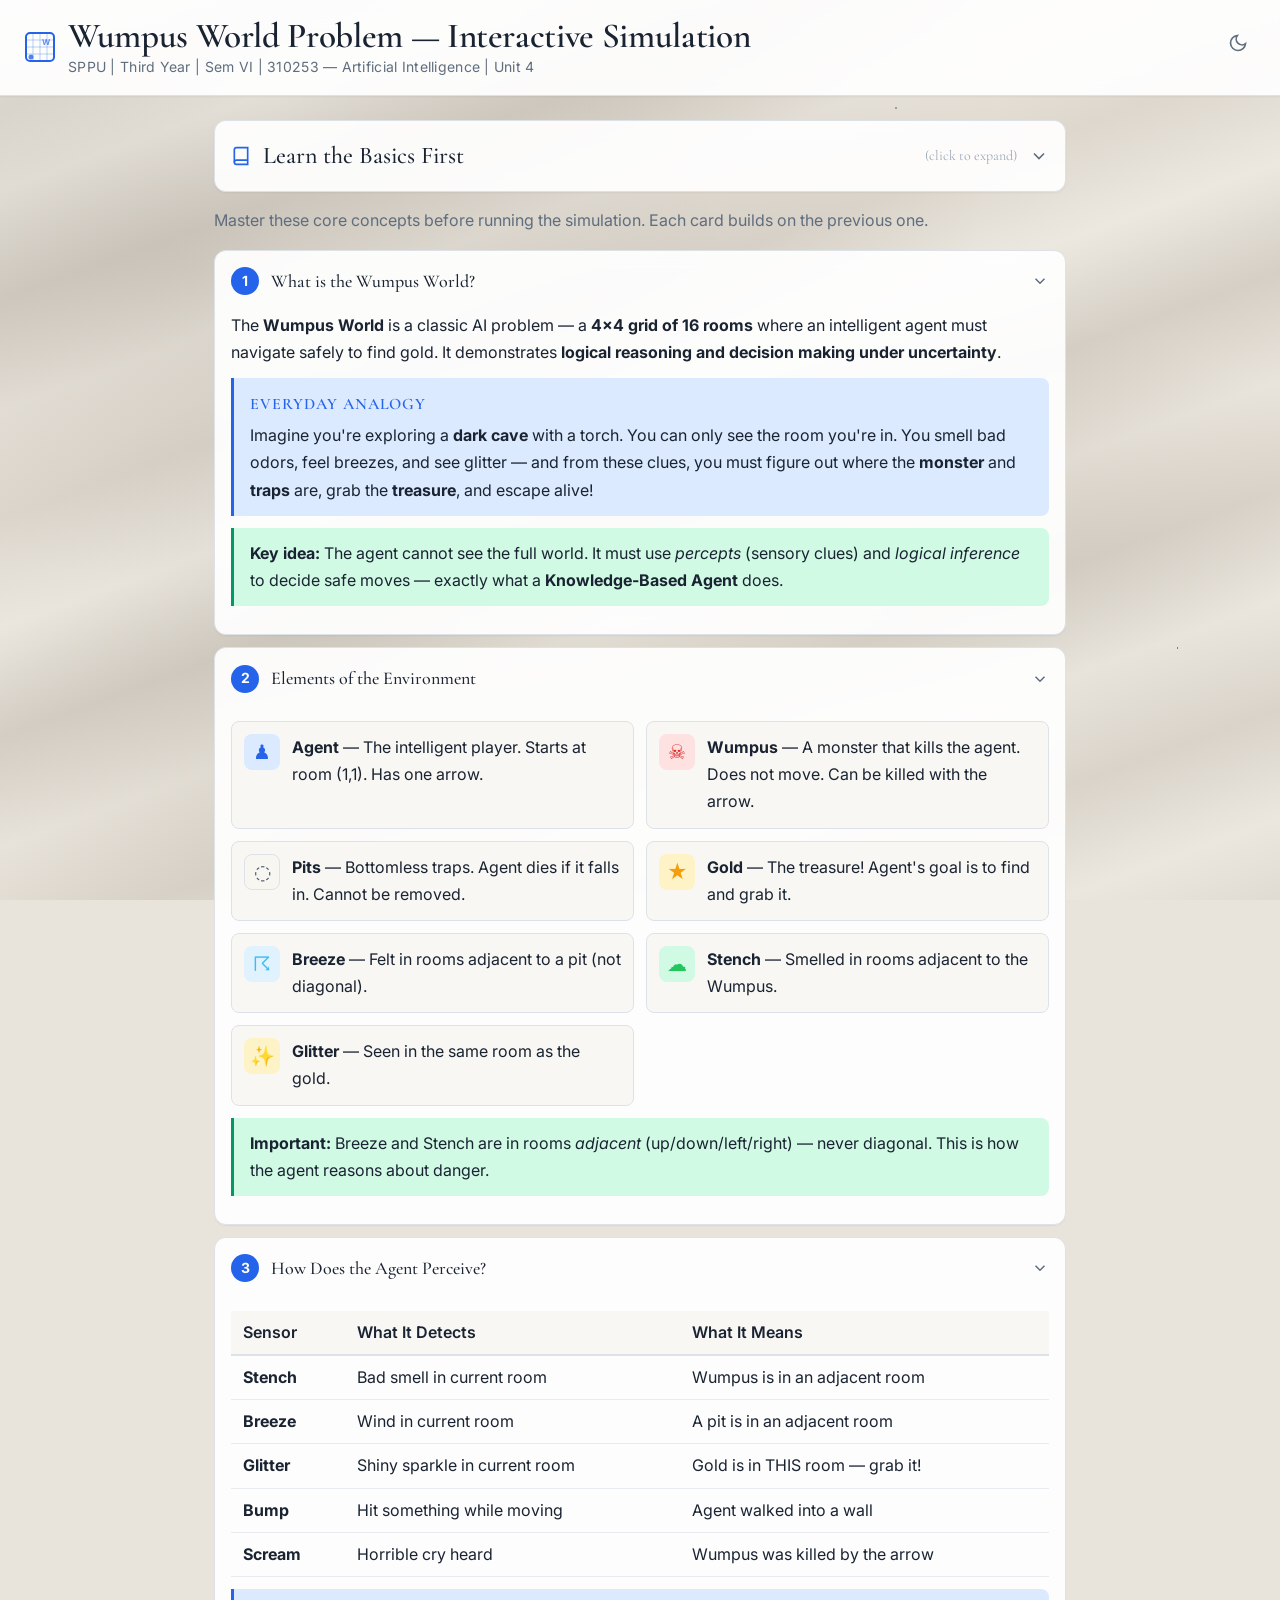
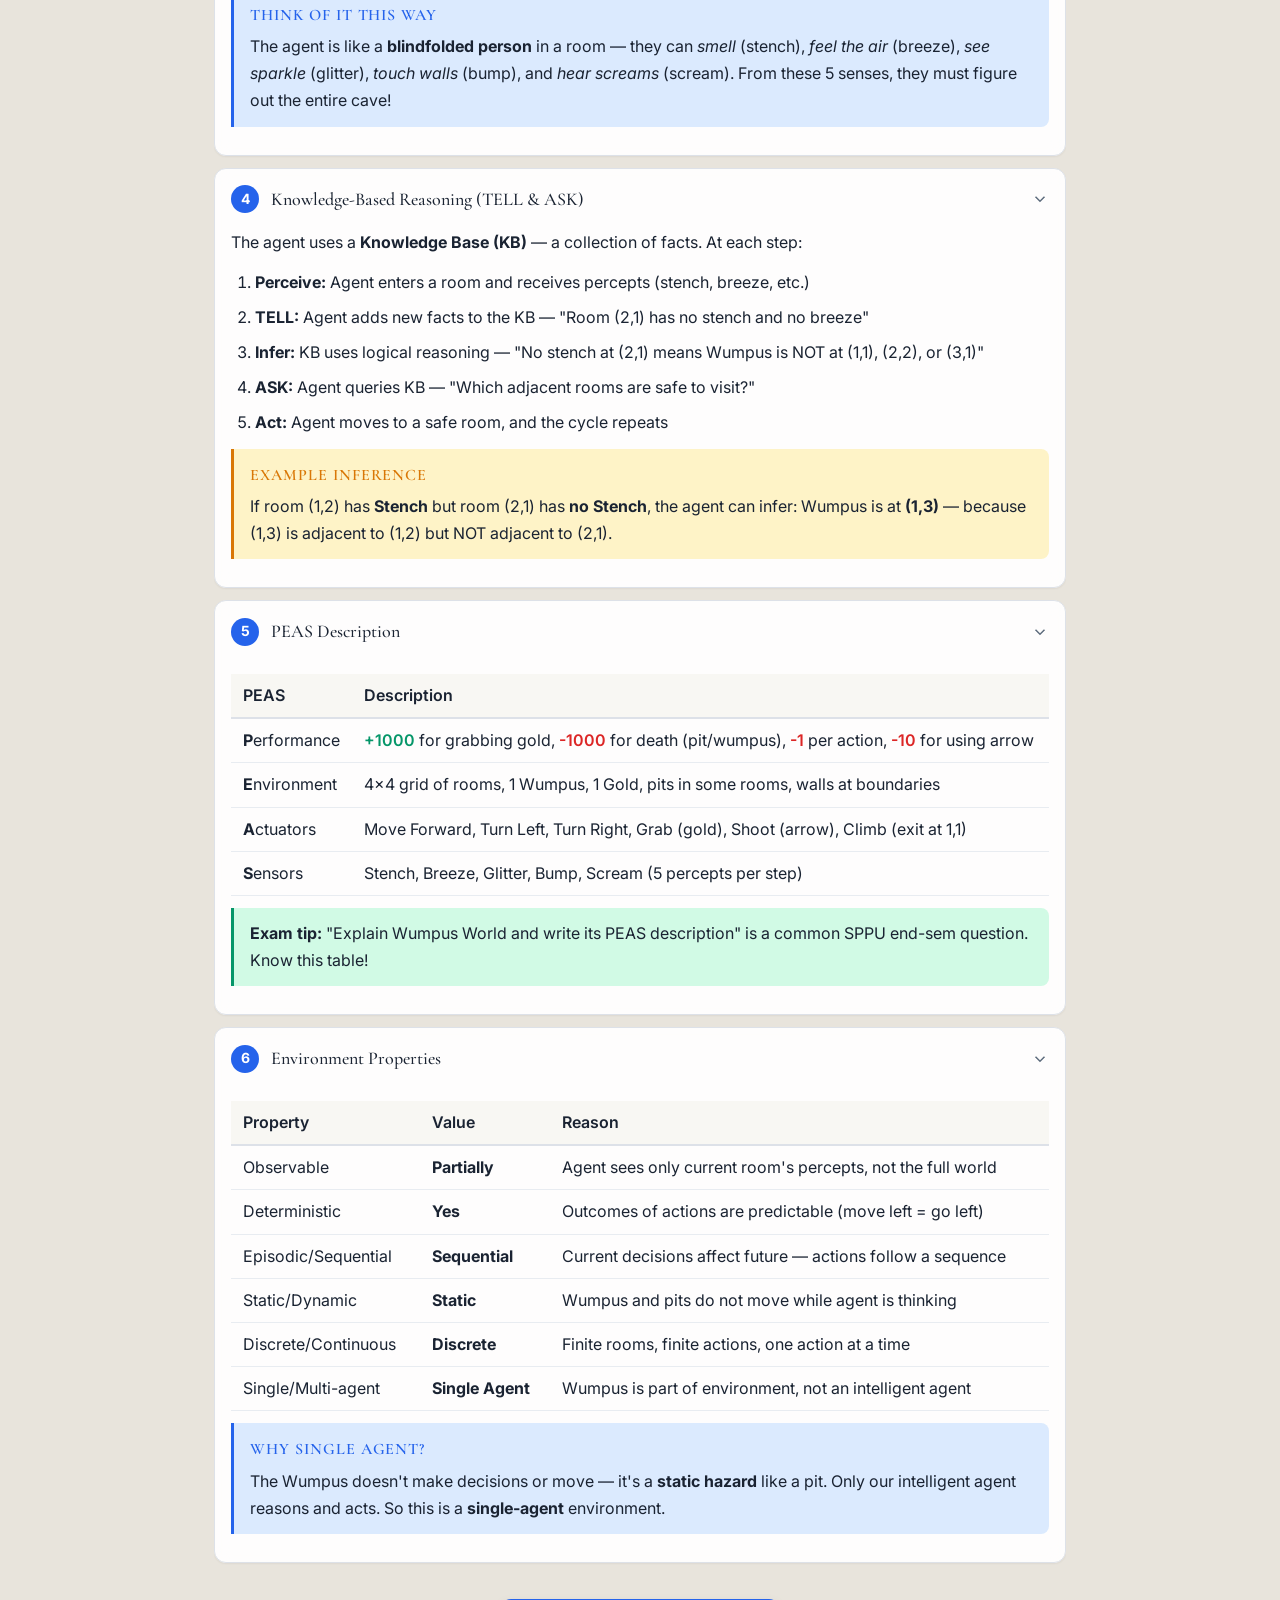
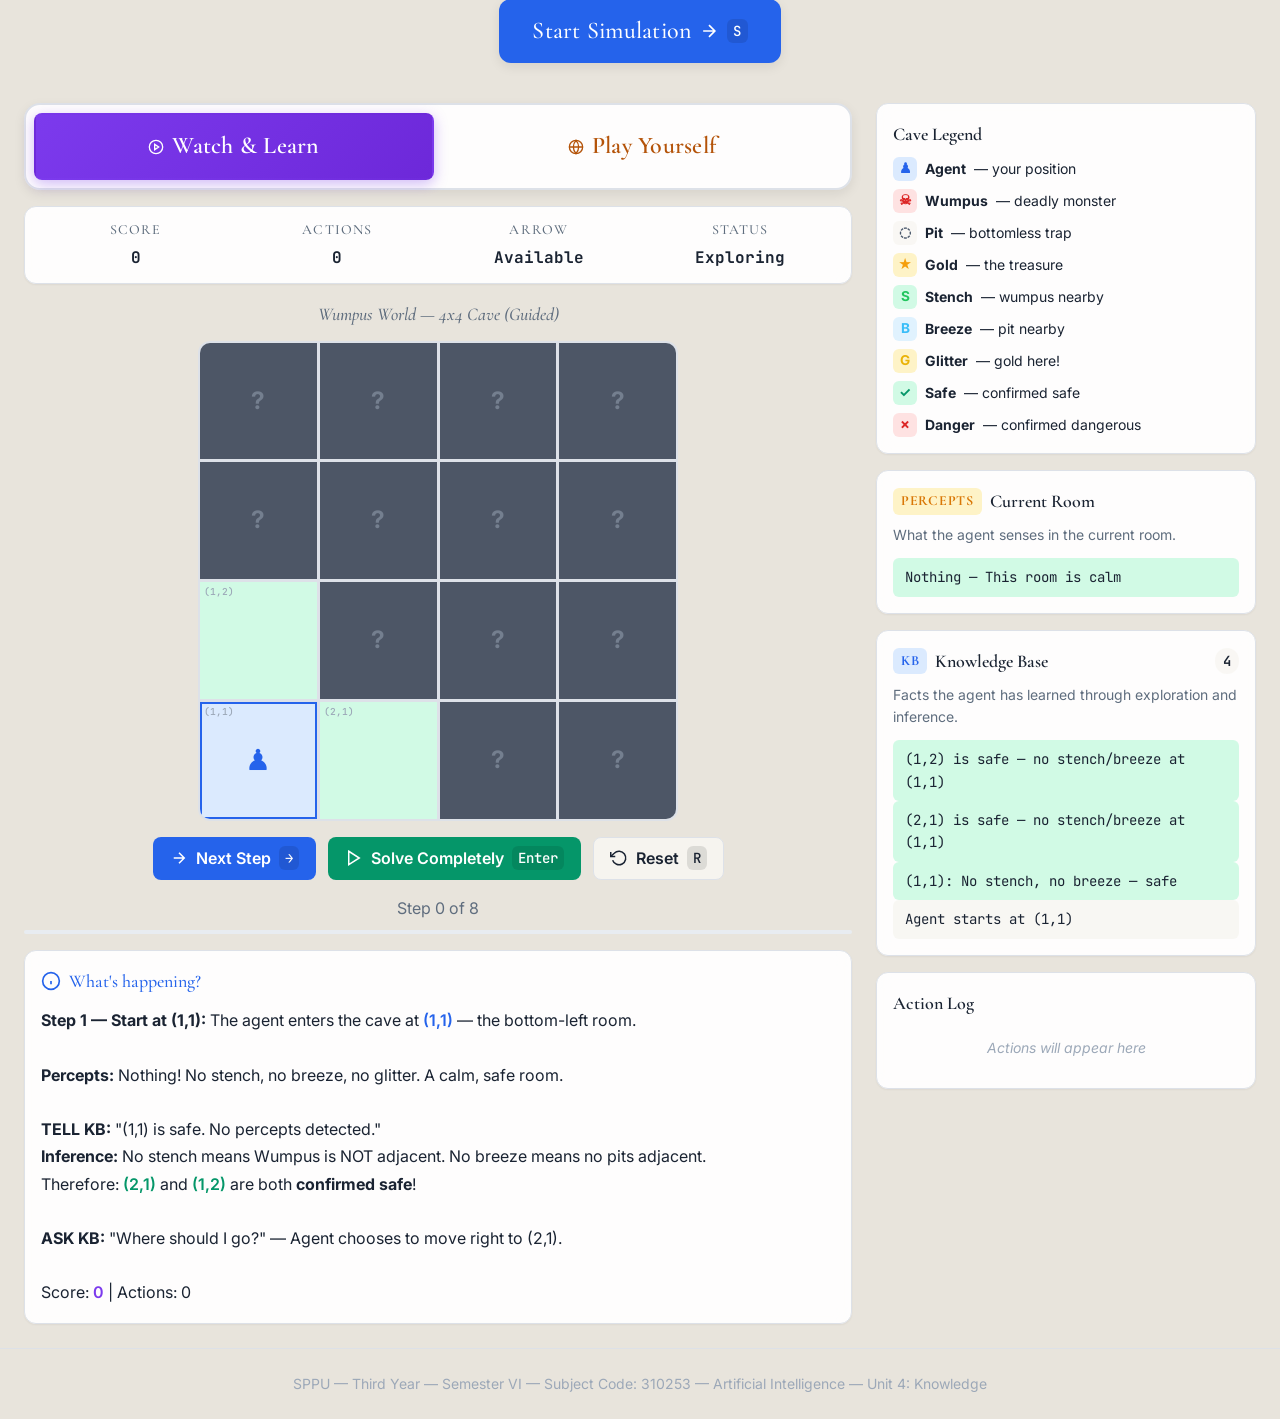
<file: Wumpus World Problem — Interactive Simulation/index.html>
<!DOCTYPE html>
<html lang="en" data-theme="light">
<head>
<meta charset="UTF-8">
<meta name="viewport" content="width=device-width, initial-scale=1.0">
<title>Wumpus World Problem — Interactive Simulation | SPPU AI Lab</title>
<link rel="preconnect" href="https://fonts.googleapis.com">
<link rel="preconnect" href="https://fonts.gstatic.com" crossorigin>
<link href="https://fonts.googleapis.com/css2?family=Cormorant+Garamond:ital,wght@0,300;0,400;0,500;0,600;1,400;1,500&family=Inter:wght@300;400;500&family=JetBrains+Mono:wght@400;500&display=swap" rel="stylesheet">
<link rel="stylesheet" href="./style.css">
</head>
<body>
  <header class="header">
    <div class="header-inner">
      <div class="logo-area">
        <svg class="logo-icon" width="32" height="32" viewBox="0 0 32 32" fill="none" aria-label="Wumpus World Logo">
          <rect x="2" y="2" width="28" height="28" rx="4" stroke="currentColor" stroke-width="2"/>
          <line x1="9" y1="2" x2="9" y2="30" stroke="currentColor" stroke-width="1" opacity="0.3"/>
          <line x1="16" y1="2" x2="16" y2="30" stroke="currentColor" stroke-width="1" opacity="0.3"/>
          <line x1="23" y1="2" x2="23" y2="30" stroke="currentColor" stroke-width="1" opacity="0.3"/>
          <line x1="2" y1="9" x2="30" y2="9" stroke="currentColor" stroke-width="1" opacity="0.3"/>
          <line x1="2" y1="16" x2="30" y2="16" stroke="currentColor" stroke-width="1" opacity="0.3"/>
          <line x1="2" y1="23" x2="30" y2="23" stroke="currentColor" stroke-width="1" opacity="0.3"/>
          <circle cx="7" cy="26" r="2.5" fill="currentColor" opacity="0.8"/>
          <text x="22" y="14" text-anchor="middle" font-size="8" font-weight="700" fill="currentColor" opacity="0.7">W</text>
        </svg>
        <div>
          <h1 class="site-title">Wumpus World Problem — Interactive Simulation</h1>
          <p class="site-subtitle">SPPU | Third Year | Sem VI | 310253 — Artificial Intelligence | Unit 4</p>
        </div>
      </div>
      <button data-theme-toggle aria-label="Switch to dark mode">
        <svg width="20" height="20" viewBox="0 0 24 24" fill="none" stroke="currentColor" stroke-width="2"><path d="M21 12.79A9 9 0 1 1 11.21 3 7 7 0 0 0 21 12.79z"/></svg>
      </button>
    </div>
  </header>

  <!-- ===== Learn the Basics Section ===== -->
  <section class="concepts-section" id="conceptsSection">
    <button class="concepts-toggle" id="conceptsToggle" aria-expanded="true">
      <span class="concepts-toggle-icon">
        <svg width="20" height="20" viewBox="0 0 24 24" fill="none" stroke="currentColor" stroke-width="2"><path d="M4 19.5A2.5 2.5 0 0 1 6.5 17H20"/><path d="M6.5 2H20v20H6.5A2.5 2.5 0 0 1 4 19.5v-15A2.5 2.5 0 0 1 6.5 2z"/></svg>
      </span>
      <span class="concepts-toggle-text">Learn the Basics First</span>
      <span class="concepts-toggle-hint">(click to expand)</span>
      <svg class="concepts-chevron" width="20" height="20" viewBox="0 0 24 24" fill="none" stroke="currentColor" stroke-width="2"><polyline points="6 9 12 15 18 9"/></svg>
    </button>

    <div class="concepts-body" id="conceptsBody">
      <p class="concepts-intro">Master these core concepts before running the simulation. Each card builds on the previous one.</p>

      <!-- Card 1: What is the Wumpus World? -->
      <div class="concept-card" data-card="1">
        <button class="concept-header" aria-expanded="true">
          <span class="concept-num">1</span>
          <span class="concept-title">What is the Wumpus World?</span>
          <svg class="concept-chevron" width="18" height="18" viewBox="0 0 24 24" fill="none" stroke="currentColor" stroke-width="2"><polyline points="6 9 12 15 18 9"/></svg>
        </button>
        <div class="concept-content">
          <p>The <strong>Wumpus World</strong> is a classic AI problem — a <strong>4x4 grid of 16 rooms</strong> where an intelligent agent must navigate safely to find gold. It demonstrates <strong>logical reasoning and decision making under uncertainty</strong>.</p>
          <div class="concept-analogy">
            <span class="analogy-label">Everyday Analogy</span>
            <p>Imagine you're exploring a <strong>dark cave</strong> with a torch. You can only see the room you're in. You smell bad odors, feel breezes, and see glitter — and from these clues, you must figure out where the <strong>monster</strong> and <strong>traps</strong> are, grab the <strong>treasure</strong>, and escape alive!</p>
          </div>
          <p class="concept-callout"><strong>Key idea:</strong> The agent cannot see the full world. It must use <em>percepts</em> (sensory clues) and <em>logical inference</em> to decide safe moves — exactly what a <strong>Knowledge-Based Agent</strong> does.</p>
        </div>
      </div>

      <!-- Card 2: Elements of the Environment -->
      <div class="concept-card" data-card="2">
        <button class="concept-header" aria-expanded="true">
          <span class="concept-num">2</span>
          <span class="concept-title">Elements of the Environment</span>
          <svg class="concept-chevron" width="18" height="18" viewBox="0 0 24 24" fill="none" stroke="currentColor" stroke-width="2"><polyline points="6 9 12 15 18 9"/></svg>
        </button>
        <div class="concept-content">
          <div class="elements-grid">
            <div class="element-item">
              <span class="element-icon element-agent">&#9823;</span>
              <div><strong>Agent</strong> — The intelligent player. Starts at room (1,1). Has one arrow.</div>
            </div>
            <div class="element-item">
              <span class="element-icon element-wumpus">&#9760;</span>
              <div><strong>Wumpus</strong> — A monster that kills the agent. Does not move. Can be killed with the arrow.</div>
            </div>
            <div class="element-item">
              <span class="element-icon element-pit">&#9676;</span>
              <div><strong>Pits</strong> — Bottomless traps. Agent dies if it falls in. Cannot be removed.</div>
            </div>
            <div class="element-item">
              <span class="element-icon element-gold">&#9733;</span>
              <div><strong>Gold</strong> — The treasure! Agent's goal is to find and grab it.</div>
            </div>
            <div class="element-item">
              <span class="element-icon element-breeze">&#9736;</span>
              <div><strong>Breeze</strong> — Felt in rooms adjacent to a pit (not diagonal).</div>
            </div>
            <div class="element-item">
              <span class="element-icon element-stench">&#9729;</span>
              <div><strong>Stench</strong> — Smelled in rooms adjacent to the Wumpus.</div>
            </div>
            <div class="element-item">
              <span class="element-icon element-glitter">&#10024;</span>
              <div><strong>Glitter</strong> — Seen in the same room as the gold.</div>
            </div>
          </div>
          <p class="concept-callout"><strong>Important:</strong> Breeze and Stench are in rooms <em>adjacent</em> (up/down/left/right) — never diagonal. This is how the agent reasons about danger.</p>
        </div>
      </div>

      <!-- Card 3: How Does the Agent Perceive? -->
      <div class="concept-card" data-card="3">
        <button class="concept-header" aria-expanded="true">
          <span class="concept-num">3</span>
          <span class="concept-title">How Does the Agent Perceive?</span>
          <svg class="concept-chevron" width="18" height="18" viewBox="0 0 24 24" fill="none" stroke="currentColor" stroke-width="2"><polyline points="6 9 12 15 18 9"/></svg>
        </button>
        <div class="concept-content">
          <div class="percept-table-wrapper">
            <table class="percept-table">
              <thead>
                <tr><th>Sensor</th><th>What It Detects</th><th>What It Means</th></tr>
              </thead>
              <tbody>
                <tr><td><strong>Stench</strong></td><td>Bad smell in current room</td><td>Wumpus is in an adjacent room</td></tr>
                <tr><td><strong>Breeze</strong></td><td>Wind in current room</td><td>A pit is in an adjacent room</td></tr>
                <tr><td><strong>Glitter</strong></td><td>Shiny sparkle in current room</td><td>Gold is in THIS room — grab it!</td></tr>
                <tr><td><strong>Bump</strong></td><td>Hit something while moving</td><td>Agent walked into a wall</td></tr>
                <tr><td><strong>Scream</strong></td><td>Horrible cry heard</td><td>Wumpus was killed by the arrow</td></tr>
              </tbody>
            </table>
          </div>
          <div class="concept-analogy">
            <span class="analogy-label">Think of it this way</span>
            <p>The agent is like a <strong>blindfolded person</strong> in a room — they can <em>smell</em> (stench), <em>feel the air</em> (breeze), <em>see sparkle</em> (glitter), <em>touch walls</em> (bump), and <em>hear screams</em> (scream). From these 5 senses, they must figure out the entire cave!</p>
          </div>
        </div>
      </div>

      <!-- Card 4: Knowledge-Based Reasoning -->
      <div class="concept-card" data-card="4">
        <button class="concept-header" aria-expanded="true">
          <span class="concept-num">4</span>
          <span class="concept-title">Knowledge-Based Reasoning (TELL & ASK)</span>
          <svg class="concept-chevron" width="18" height="18" viewBox="0 0 24 24" fill="none" stroke="currentColor" stroke-width="2"><polyline points="6 9 12 15 18 9"/></svg>
        </button>
        <div class="concept-content">
          <p>The agent uses a <strong>Knowledge Base (KB)</strong> — a collection of facts. At each step:</p>
          <ol class="astar-steps">
            <li><strong>Perceive:</strong> Agent enters a room and receives percepts (stench, breeze, etc.)</li>
            <li><strong>TELL:</strong> Agent adds new facts to the KB — "Room (2,1) has no stench and no breeze"</li>
            <li><strong>Infer:</strong> KB uses logical reasoning — "No stench at (2,1) means Wumpus is NOT at (1,1), (2,2), or (3,1)"</li>
            <li><strong>ASK:</strong> Agent queries KB — "Which adjacent rooms are safe to visit?"</li>
            <li><strong>Act:</strong> Agent moves to a safe room, and the cycle repeats</li>
          </ol>
          <div class="concept-example">
            <span class="example-label">Example Inference</span>
            <p>If room (1,2) has <strong>Stench</strong> but room (2,1) has <strong>no Stench</strong>, the agent can infer: Wumpus is at <strong>(1,3)</strong> — because (1,3) is adjacent to (1,2) but NOT adjacent to (2,1).</p>
          </div>
        </div>
      </div>

      <!-- Card 5: PEAS Description -->
      <div class="concept-card" data-card="5">
        <button class="concept-header" aria-expanded="true">
          <span class="concept-num">5</span>
          <span class="concept-title">PEAS Description</span>
          <svg class="concept-chevron" width="18" height="18" viewBox="0 0 24 24" fill="none" stroke="currentColor" stroke-width="2"><polyline points="6 9 12 15 18 9"/></svg>
        </button>
        <div class="concept-content">
          <div class="peas-table-wrapper">
            <table class="peas-table">
              <thead><tr><th>PEAS</th><th>Description</th></tr></thead>
              <tbody>
                <tr>
                  <td><strong>P</strong>erformance</td>
                  <td><span class="score-pos">+1000</span> for grabbing gold, <span class="score-neg">-1000</span> for death (pit/wumpus), <span class="score-neg">-1</span> per action, <span class="score-neg">-10</span> for using arrow</td>
                </tr>
                <tr>
                  <td><strong>E</strong>nvironment</td>
                  <td>4x4 grid of rooms, 1 Wumpus, 1 Gold, pits in some rooms, walls at boundaries</td>
                </tr>
                <tr>
                  <td><strong>A</strong>ctuators</td>
                  <td>Move Forward, Turn Left, Turn Right, Grab (gold), Shoot (arrow), Climb (exit at 1,1)</td>
                </tr>
                <tr>
                  <td><strong>S</strong>ensors</td>
                  <td>Stench, Breeze, Glitter, Bump, Scream (5 percepts per step)</td>
                </tr>
              </tbody>
            </table>
          </div>
          <p class="concept-callout"><strong>Exam tip:</strong> "Explain Wumpus World and write its PEAS description" is a common SPPU end-sem question. Know this table!</p>
        </div>
      </div>

      <!-- Card 6: Environment Properties -->
      <div class="concept-card" data-card="6">
        <button class="concept-header" aria-expanded="true">
          <span class="concept-num">6</span>
          <span class="concept-title">Environment Properties</span>
          <svg class="concept-chevron" width="18" height="18" viewBox="0 0 24 24" fill="none" stroke="currentColor" stroke-width="2"><polyline points="6 9 12 15 18 9"/></svg>
        </button>
        <div class="concept-content">
          <div class="properties-table-wrapper">
            <table class="properties-table">
              <thead><tr><th>Property</th><th>Value</th><th>Reason</th></tr></thead>
              <tbody>
                <tr><td>Observable</td><td><strong>Partially</strong></td><td>Agent sees only current room's percepts, not the full world</td></tr>
                <tr><td>Deterministic</td><td><strong>Yes</strong></td><td>Outcomes of actions are predictable (move left = go left)</td></tr>
                <tr><td>Episodic/Sequential</td><td><strong>Sequential</strong></td><td>Current decisions affect future — actions follow a sequence</td></tr>
                <tr><td>Static/Dynamic</td><td><strong>Static</strong></td><td>Wumpus and pits do not move while agent is thinking</td></tr>
                <tr><td>Discrete/Continuous</td><td><strong>Discrete</strong></td><td>Finite rooms, finite actions, one action at a time</td></tr>
                <tr><td>Single/Multi-agent</td><td><strong>Single Agent</strong></td><td>Wumpus is part of environment, not an intelligent agent</td></tr>
              </tbody>
            </table>
          </div>
          <div class="concept-analogy">
            <span class="analogy-label">Why Single Agent?</span>
            <p>The Wumpus doesn't make decisions or move — it's a <strong>static hazard</strong> like a pit. Only our intelligent agent reasons and acts. So this is a <strong>single-agent</strong> environment.</p>
          </div>
        </div>
      </div>

      <!-- Start Simulation Button -->
      <div class="concepts-cta">
        <button class="btn btn-start-sim" id="btnStartSim">
          Start Simulation
          <svg width="20" height="20" viewBox="0 0 24 24" fill="none" stroke="currentColor" stroke-width="2"><path d="M5 12h14M12 5l7 7-7 7"/></svg>
          <kbd>S</kbd>
        </button>
      </div>
    </div>
  </section>

  <!-- ===== Simulation Section ===== -->
  <main class="main" id="simulationSection">
    <!-- Left Column -->
    <section class="puzzle-section">
      <!-- Mode Tabs -->
      <div class="mode-tabs">
        <button class="mode-tab active" data-mode="watch" id="tabWatch">
          <svg width="16" height="16" viewBox="0 0 24 24" fill="none" stroke="currentColor" stroke-width="2"><circle cx="12" cy="12" r="10"/><polygon points="10,8 16,12 10,16"/></svg>
          Watch &amp; Learn
        </button>
        <button class="mode-tab" data-mode="play" id="tabPlay">
          <svg width="16" height="16" viewBox="0 0 24 24" fill="none" stroke="currentColor" stroke-width="2"><path d="M12 2a10 10 0 1 0 0 20 10 10 0 0 0 0-20z"/><path d="M2 12h20M12 2a15.3 15.3 0 0 1 4 10 15.3 15.3 0 0 1-4 10 15.3 15.3 0 0 1-4-10 15.3 15.3 0 0 1 4-10z"/></svg>
          Play Yourself
        </button>
      </div>

      <!-- Score Bar -->
      <div class="score-bar" id="scoreBar">
        <div class="score-item">
          <span class="score-label">Score</span>
          <span class="score-value" id="scoreValue">0</span>
        </div>
        <div class="score-item">
          <span class="score-label">Actions</span>
          <span class="score-value" id="actionsValue">0</span>
        </div>
        <div class="score-item">
          <span class="score-label">Arrow</span>
          <span class="score-value" id="arrowStatus">Available</span>
        </div>
        <div class="score-item">
          <span class="score-label">Status</span>
          <span class="score-value" id="gameStatus">Exploring</span>
        </div>
      </div>

      <!-- 4x4 Grid -->
      <div class="grid-container">
        <h2 class="grid-label" id="gridLabel">Wumpus World — 4x4 Cave</h2>
        <div class="wumpus-grid" id="wumpusGrid"></div>
      </div>

      <!-- Watch Mode Controls -->
      <div class="controls" id="watchControls">
        <button class="btn btn-primary" id="btnNextStep">
          <svg width="18" height="18" viewBox="0 0 24 24" fill="none" stroke="currentColor" stroke-width="2"><path d="M5 12h14M12 5l7 7-7 7"/></svg>
          Next Step
          <kbd>&rarr;</kbd>
        </button>
        <button class="btn btn-accent" id="btnSolve">
          <svg width="18" height="18" viewBox="0 0 24 24" fill="none" stroke="currentColor" stroke-width="2"><polygon points="5,3 19,12 5,21"/></svg>
          Solve Completely
          <kbd>Enter</kbd>
        </button>
        <button class="btn btn-secondary" id="btnReset">
          <svg width="18" height="18" viewBox="0 0 24 24" fill="none" stroke="currentColor" stroke-width="2"><polyline points="1,4 1,10 7,10"/><path d="M3.51 15a9 9 0 1 0 2.13-9.36L1 10"/></svg>
          Reset
          <kbd>R</kbd>
        </button>
      </div>

      <!-- Play Mode Controls -->
      <div class="controls play-controls hidden" id="playControls">
        <div class="move-buttons">
          <button class="btn btn-move" id="btnUp" title="Move Up">
            <svg width="18" height="18" viewBox="0 0 24 24" fill="none" stroke="currentColor" stroke-width="2"><path d="M12 19V5M5 12l7-7 7 7"/></svg>
            Up <kbd>&uarr;</kbd>
          </button>
          <div class="move-row">
            <button class="btn btn-move" id="btnLeft" title="Move Left">
              <svg width="18" height="18" viewBox="0 0 24 24" fill="none" stroke="currentColor" stroke-width="2"><path d="M19 12H5M12 19l-7-7 7-7"/></svg>
              Left <kbd>&larr;</kbd>
            </button>
            <button class="btn btn-move" id="btnRight" title="Move Right">
              <svg width="18" height="18" viewBox="0 0 24 24" fill="none" stroke="currentColor" stroke-width="2"><path d="M5 12h14M12 5l7 7-7 7"/></svg>
              Right <kbd>&rarr;</kbd>
            </button>
          </div>
          <button class="btn btn-move" id="btnDown" title="Move Down">
            <svg width="18" height="18" viewBox="0 0 24 24" fill="none" stroke="currentColor" stroke-width="2"><path d="M12 5v14M19 12l-7 7-7-7"/></svg>
            Down <kbd>&darr;</kbd>
          </button>
        </div>
        <div class="action-buttons">
          <button class="btn btn-gold" id="btnGrab" title="Grab Gold">
            <span class="action-icon">&#9733;</span> Grab <kbd>G</kbd>
          </button>
          <button class="btn btn-danger" id="btnShoot" title="Shoot Arrow">
            <span class="action-icon">&#10148;</span> Shoot <kbd>Space</kbd>
          </button>
          <button class="btn btn-accent" id="btnClimb" title="Climb Out">
            <span class="action-icon">&#9650;</span> Climb <kbd>C</kbd>
          </button>
          <button class="btn btn-hint" id="btnHint" title="Get a Hint">
            <svg width="16" height="16" viewBox="0 0 24 24" fill="none" stroke="currentColor" stroke-width="2"><circle cx="12" cy="12" r="10"/><path d="M9.09 9a3 3 0 0 1 5.83 1c0 2-3 3-3 3"/><line x1="12" y1="17" x2="12.01" y2="17"/></svg>
            Hint <kbd>H</kbd>
          </button>
          <button class="btn btn-secondary" id="btnPlayReset">
            <svg width="18" height="18" viewBox="0 0 24 24" fill="none" stroke="currentColor" stroke-width="2"><polyline points="1,4 1,10 7,10"/><path d="M3.51 15a9 9 0 1 0 2.13-9.36L1 10"/></svg>
            New Game <kbd>R</kbd>
          </button>
        </div>
      </div>

      <!-- Step Counter (Watch mode) -->
      <div class="step-counter" id="stepCounter">
        Step <span id="stepNum">0</span> of <span id="totalSteps">?</span>
        <div class="progress-bar"><div class="progress-fill" id="progressFill"></div></div>
      </div>

      <!-- Explanation Panel -->
      <div class="explanation-panel" id="explanationPanel">
        <div class="explanation-header">
          <svg width="20" height="20" viewBox="0 0 24 24" fill="none" stroke="currentColor" stroke-width="2"><circle cx="12" cy="12" r="10"/><path d="M12 16v-4M12 8h.01"/></svg>
          <span>What's happening?</span>
        </div>
        <div class="explanation-text" id="explanationText">
          Press <strong>Next Step (&rarr;)</strong> to watch the agent explore the cave step by step, or <strong>Solve Completely (Enter)</strong> to see the full exploration animated.
        </div>
      </div>
    </section>

    <!-- Right Column: State Panel -->
    <aside class="state-panel">
      <!-- Legend Card -->
      <div class="info-card formula-card">
        <h3>Cave Legend</h3>
        <div class="formula-legend wumpus-legend">
          <div><span class="legend-icon legend-agent">&#9823;</span> <strong>Agent</strong> — your position</div>
          <div><span class="legend-icon legend-wumpus">&#9760;</span> <strong>Wumpus</strong> — deadly monster</div>
          <div><span class="legend-icon legend-pit">&#9676;</span> <strong>Pit</strong> — bottomless trap</div>
          <div><span class="legend-icon legend-gold">&#9733;</span> <strong>Gold</strong> — the treasure</div>
          <div><span class="legend-icon legend-stench">S</span> <strong>Stench</strong> — wumpus nearby</div>
          <div><span class="legend-icon legend-breeze">B</span> <strong>Breeze</strong> — pit nearby</div>
          <div><span class="legend-icon legend-glitter">G</span> <strong>Glitter</strong> — gold here!</div>
          <div><span class="legend-icon legend-safe">&#10003;</span> <strong>Safe</strong> — confirmed safe</div>
          <div><span class="legend-icon legend-danger">&#10007;</span> <strong>Danger</strong> — confirmed dangerous</div>
        </div>
      </div>

      <!-- Current Percepts Card -->
      <div class="info-card">
        <h3>
          <span class="list-badge open-badge">PERCEPTS</span> Current Room
        </h3>
        <p class="list-desc">What the agent senses in the current room.</p>
        <div class="list-content" id="perceptsList">
          <div class="list-empty">Will be populated when simulation starts</div>
        </div>
      </div>

      <!-- Knowledge Base Card -->
      <div class="info-card">
        <h3>
          <span class="list-badge closed-badge">KB</span> Knowledge Base
          <span class="list-count" id="kbCount">0</span>
        </h3>
        <p class="list-desc">Facts the agent has learned through exploration and inference.</p>
        <div class="list-content" id="kbList">
          <div class="list-empty">Will be populated as agent explores</div>
        </div>
      </div>

      <!-- Action Log Card -->
      <div class="info-card">
        <h3>Action Log</h3>
        <div class="move-history" id="actionLog">
          <div class="list-empty">Actions will appear here</div>
        </div>
      </div>
    </aside>
  </main>

  <footer class="footer">
    <p>SPPU — Third Year — Semester VI — Subject Code: 310253 — Artificial Intelligence — Unit 4: Knowledge</p>
  </footer>

  <script src="./app.js"></script>
</body>
</html>
</file>
<file: A  Algorithm — 8 Puzzle Simulator/style.css>
/* ===== Design Tokens ===== */
:root, [data-theme="light"] {
  --font-body: 'Inter', -apple-system, BlinkMacSystemFont, sans-serif;
  --font-mono: 'JetBrains Mono', 'Fira Code', monospace;

  --text-xs:   clamp(0.75rem,  0.7rem  + 0.25vw, 0.875rem);
  --text-sm:   clamp(0.875rem, 0.8rem  + 0.35vw, 1rem);
  --text-base: clamp(1rem,     0.95rem + 0.25vw, 1.125rem);
  --text-lg:   clamp(1.125rem, 1rem    + 0.75vw, 1.5rem);
  --text-xl:   clamp(1.5rem,   1.2rem  + 1.25vw, 2.25rem);

  --space-1:  0.25rem;
  --space-2:  0.5rem;
  --space-3:  0.75rem;
  --space-4:  1rem;
  --space-5:  1.25rem;
  --space-6:  1.5rem;
  --space-8:  2rem;
  --space-10: 2.5rem;
  --space-12: 3rem;

  --radius-sm: 0.375rem;
  --radius-md: 0.5rem;
  --radius-lg: 0.75rem;
  --radius-xl: 1rem;

  --transition-interactive: 180ms cubic-bezier(0.16, 1, 0.3, 1);

  /* Educational theme: deep blue/slate + vibrant accents */
  --color-bg: #f4f6f9;
  --color-surface: #ffffff;
  --color-surface-2: #f8f9fb;
  --color-border: #dde1e8;
  --color-divider: #e8ecf1;

  --color-text: #1a2332;
  --color-text-muted: #5f6d7e;
  --color-text-faint: #9ca8b8;

  --color-primary: #2563eb;
  --color-primary-hover: #1d4ed8;
  --color-primary-light: #dbeafe;

  --color-accent: #059669;
  --color-accent-hover: #047857;
  --color-accent-light: #d1fae5;

  --color-warning: #d97706;
  --color-warning-light: #fef3c7;

  --color-error: #dc2626;
  --color-error-light: #fee2e2;

  --color-tile: #334155;
  --color-tile-text: #ffffff;
  --color-tile-correct: #16a34a;
  --color-tile-wrong: #dc2626;
  --color-tile-empty: transparent;

  --color-g: #2563eb;
  --color-h: #d97706;
  --color-f: #7c3aed;

  --shadow-sm: 0 1px 2px rgba(0,0,0,0.05);
  --shadow-md: 0 4px 12px rgba(0,0,0,0.08);
  --shadow-lg: 0 12px 32px rgba(0,0,0,0.12);
}

[data-theme="dark"] {
  --color-bg: #0f1419;
  --color-surface: #1a2332;
  --color-surface-2: #1f2b3d;
  --color-border: #2d3a4e;
  --color-divider: #253145;

  --color-text: #e2e8f0;
  --color-text-muted: #8899aa;
  --color-text-faint: #5a6a7d;

  --color-primary: #60a5fa;
  --color-primary-hover: #3b82f6;
  --color-primary-light: #1e3a5f;

  --color-accent: #34d399;
  --color-accent-hover: #10b981;
  --color-accent-light: #0d3326;

  --color-warning: #fbbf24;
  --color-warning-light: #3d2e0a;

  --color-error: #f87171;
  --color-error-light: #3b1515;

  --color-tile: #3b82f6;
  --color-tile-text: #ffffff;
  --color-tile-correct: #34d399;
  --color-tile-wrong: #f87171;

  --color-g: #60a5fa;
  --color-h: #fbbf24;
  --color-f: #a78bfa;

  --shadow-sm: 0 1px 2px rgba(0,0,0,0.3);
  --shadow-md: 0 4px 12px rgba(0,0,0,0.4);
  --shadow-lg: 0 12px 32px rgba(0,0,0,0.5);
}

/* ===== Base Reset ===== */
*, *::before, *::after { box-sizing: border-box; margin: 0; padding: 0; }

html {
  -webkit-font-smoothing: antialiased;
  -moz-osx-font-smoothing: grayscale;
  text-rendering: optimizeLegibility;
  scroll-behavior: smooth;
  overflow-x: hidden;
}

body {
  min-height: 100dvh;
  line-height: 1.6;
  font-family: var(--font-body);
  font-size: var(--text-base);
  color: var(--color-text);
  background-color: var(--color-bg);
  display: flex;
  flex-direction: column;
  overflow-x: hidden;
}

button { cursor: pointer; background: none; border: none; font: inherit; color: inherit; }
a, button { transition: color var(--transition-interactive), background var(--transition-interactive); }

/* ===== Header ===== */
.header {
  background: var(--color-surface);
  border-bottom: 1px solid var(--color-border);
  padding: var(--space-4) var(--space-6);
  position: sticky;
  top: 0;
  z-index: 100;
  box-shadow: var(--shadow-sm);
}

.header-inner {
  max-width: 1400px;
  margin: 0 auto;
  display: flex;
  align-items: center;
  justify-content: space-between;
}

.logo-area {
  display: flex;
  align-items: center;
  gap: var(--space-3);
}

.logo-icon { color: var(--color-primary); flex-shrink: 0; }

.site-title {
  font-size: var(--text-lg);
  font-weight: 700;
  line-height: 1.2;
}

.site-subtitle {
  font-size: var(--text-xs);
  color: var(--color-text-muted);
  font-weight: 500;
}

[data-theme-toggle] {
  padding: var(--space-2);
  border-radius: var(--radius-md);
  color: var(--color-text-muted);
}
[data-theme-toggle]:hover { background: var(--color-surface-2); color: var(--color-text); }

/* ===== Main Layout ===== */
.main {
  max-width: 1400px;
  margin: 0 auto;
  padding: var(--space-6);
  display: grid;
  grid-template-columns: 1fr 380px;
  gap: var(--space-6);
  flex: 1;
  width: 100%;
}

/* ===== Puzzle Section ===== */
.grids-row {
  display: flex;
  align-items: flex-start;
  gap: var(--space-6);
  justify-content: center;
  flex-wrap: wrap;
}

.grid-container { text-align: center; }

.grid-label {
  font-size: var(--text-sm);
  font-weight: 600;
  text-transform: uppercase;
  letter-spacing: 0.08em;
  color: var(--color-text-muted);
  margin-bottom: var(--space-3);
}

/* ===== Puzzle Grid ===== */
.puzzle-grid {
  display: grid;
  grid-template-columns: repeat(3, 1fr);
  gap: 4px;
  background: var(--color-border);
  border: 3px solid var(--color-border);
  border-radius: var(--radius-lg);
  overflow: hidden;
  width: 210px;
  height: 210px;
}

.tile {
  display: flex;
  align-items: center;
  justify-content: center;
  font-family: var(--font-mono);
  font-size: 1.75rem;
  font-weight: 700;
  background: var(--color-tile);
  color: var(--color-tile-text);
  transition: all 300ms cubic-bezier(0.34, 1.56, 0.64, 1);
  position: relative;
  aspect-ratio: 1;
}

.tile.empty {
  background: var(--color-surface-2);
  color: transparent;
}

.tile.correct {
  background: var(--color-tile-correct);
}

.tile.wrong {
  background: var(--color-tile);
}

.tile.just-moved {
  animation: tilePop 400ms cubic-bezier(0.34, 1.56, 0.64, 1);
  box-shadow: inset 0 0 0 3px rgba(255,255,255,0.4);
}

@keyframes tilePop {
  0% { transform: scale(0.85); }
  50% { transform: scale(1.08); }
  100% { transform: scale(1); }
}

.cost-display {
  margin-top: var(--space-3);
  font-family: var(--font-mono);
  font-size: var(--text-sm);
  padding: var(--space-2) var(--space-4);
  background: var(--color-surface);
  border: 1px solid var(--color-border);
  border-radius: var(--radius-md);
  display: inline-block;
}

.cost-display .cost-g { color: var(--color-g); font-weight: 600; }
.cost-display .cost-h { color: var(--color-h); font-weight: 600; }
.cost-display .cost-f { color: var(--color-f); font-weight: 700; }

.goal-cost {
  color: var(--color-accent);
  font-weight: 600;
}

.arrow-between {
  color: var(--color-text-faint);
  padding-top: 3.5rem;
}

/* ===== Controls ===== */
.controls {
  display: flex;
  gap: var(--space-3);
  justify-content: center;
  margin-top: var(--space-8);
  flex-wrap: wrap;
}

.btn {
  display: inline-flex;
  align-items: center;
  gap: var(--space-2);
  padding: var(--space-3) var(--space-5);
  font-size: var(--text-sm);
  font-weight: 600;
  border-radius: var(--radius-md);
  border: 1px solid transparent;
  transition: all var(--transition-interactive);
}

.btn kbd {
  font-family: var(--font-mono);
  font-size: 0.7rem;
  padding: 2px 6px;
  border-radius: 4px;
  background: rgba(255,255,255,0.2);
  border: 1px solid rgba(255,255,255,0.2);
  opacity: 0.8;
}

.btn-primary {
  background: var(--color-primary);
  color: #fff;
}
.btn-primary:hover { background: var(--color-primary-hover); transform: translateY(-1px); box-shadow: var(--shadow-md); }
.btn-primary:disabled { opacity: 0.5; pointer-events: none; }
.btn-primary kbd { background: rgba(255,255,255,0.15); border-color: rgba(255,255,255,0.15); }

.btn-accent {
  background: var(--color-accent);
  color: #fff;
}
.btn-accent:hover { background: var(--color-accent-hover); transform: translateY(-1px); box-shadow: var(--shadow-md); }
.btn-accent:disabled { opacity: 0.5; pointer-events: none; }
.btn-accent kbd { background: rgba(255,255,255,0.15); border-color: rgba(255,255,255,0.15); }

.btn-secondary {
  background: var(--color-surface);
  color: var(--color-text);
  border-color: var(--color-border);
}
.btn-secondary:hover { background: var(--color-surface-2); transform: translateY(-1px); }
.btn-secondary kbd { background: var(--color-surface-2); border-color: var(--color-border); color: var(--color-text-muted); }

/* ===== Step Counter ===== */
.step-counter {
  text-align: center;
  margin-top: var(--space-4);
  font-size: var(--text-sm);
  font-weight: 600;
  color: var(--color-text-muted);
}

.progress-bar {
  width: 100%;
  max-width: 400px;
  margin: var(--space-2) auto 0;
  height: 4px;
  background: var(--color-divider);
  border-radius: var(--radius-full);
  overflow: hidden;
}

.progress-fill {
  height: 100%;
  background: var(--color-primary);
  border-radius: var(--radius-full);
  transition: width 300ms ease;
  width: 0%;
}

/* ===== Explanation Panel ===== */
.explanation-panel {
  margin-top: var(--space-6);
  background: var(--color-surface);
  border: 1px solid var(--color-border);
  border-radius: var(--radius-lg);
  padding: var(--space-5);
  box-shadow: var(--shadow-sm);
}

.explanation-header {
  display: flex;
  align-items: center;
  gap: var(--space-2);
  font-weight: 700;
  font-size: var(--text-sm);
  color: var(--color-primary);
  margin-bottom: var(--space-3);
  text-transform: uppercase;
  letter-spacing: 0.05em;
}

.explanation-text {
  font-size: var(--text-sm);
  line-height: 1.7;
  color: var(--color-text);
}

.explanation-text strong { color: var(--color-primary); }
.explanation-text .highlight-g { color: var(--color-g); font-weight: 600; font-family: var(--font-mono); }
.explanation-text .highlight-h { color: var(--color-h); font-weight: 600; font-family: var(--font-mono); }
.explanation-text .highlight-f { color: var(--color-f); font-weight: 700; font-family: var(--font-mono); }
.explanation-text .highlight-move { color: var(--color-accent); font-weight: 600; }

/* ===== State Panel (Right Side) ===== */
.state-panel {
  display: flex;
  flex-direction: column;
  gap: var(--space-4);
}

.info-card {
  background: var(--color-surface);
  border: 1px solid var(--color-border);
  border-radius: var(--radius-lg);
  padding: var(--space-4) var(--space-5);
  box-shadow: var(--shadow-sm);
}

.info-card h3 {
  font-size: var(--text-sm);
  font-weight: 700;
  display: flex;
  align-items: center;
  gap: var(--space-2);
  margin-bottom: var(--space-2);
}

.list-badge {
  display: inline-flex;
  align-items: center;
  padding: 2px 8px;
  border-radius: var(--radius-sm);
  font-size: 0.7rem;
  font-weight: 700;
  letter-spacing: 0.08em;
  text-transform: uppercase;
  font-family: var(--font-mono);
}

.open-badge { background: var(--color-primary-light); color: var(--color-primary); }
.closed-badge { background: var(--color-accent-light); color: var(--color-accent); }

.list-count {
  margin-left: auto;
  font-family: var(--font-mono);
  font-size: var(--text-xs);
  color: var(--color-text-muted);
  background: var(--color-surface-2);
  padding: 2px 8px;
  border-radius: var(--radius-full);
}

.list-desc {
  font-size: var(--text-xs);
  color: var(--color-text-muted);
  margin-bottom: var(--space-3);
  line-height: 1.5;
}

.list-content {
  max-height: 180px;
  overflow-y: auto;
  display: flex;
  flex-direction: column;
  gap: 4px;
}

.list-empty {
  font-size: var(--text-xs);
  color: var(--color-text-faint);
  text-align: center;
  padding: var(--space-3);
  font-style: italic;
}

.list-item {
  display: flex;
  align-items: center;
  gap: var(--space-2);
  padding: var(--space-1) var(--space-2);
  background: var(--color-surface-2);
  border-radius: var(--radius-sm);
  font-family: var(--font-mono);
  font-size: 0.72rem;
  line-height: 1.4;
  border: 1px solid transparent;
}

.list-item.active {
  border-color: var(--color-primary);
  background: var(--color-primary-light);
}

.list-item .mini-grid {
  display: grid;
  grid-template-columns: repeat(3, 1fr);
  gap: 1px;
  width: 36px;
  height: 36px;
  flex-shrink: 0;
  border-radius: 3px;
  overflow: hidden;
  background: var(--color-border);
}

.mini-grid .mini-tile {
  display: flex;
  align-items: center;
  justify-content: center;
  font-size: 0.5rem;
  font-weight: 700;
  background: var(--color-tile);
  color: var(--color-tile-text);
}

.mini-grid .mini-tile.mini-empty {
  background: var(--color-surface-2);
  color: transparent;
}

.list-item .item-costs {
  display: flex;
  flex-direction: column;
  gap: 1px;
}

.item-costs span {
  white-space: nowrap;
}

.item-costs .cost-g-val { color: var(--color-g); }
.item-costs .cost-h-val { color: var(--color-h); }
.item-costs .cost-f-val { color: var(--color-f); font-weight: 700; }

/* ===== Formula Card ===== */
.formula-card h3 { margin-bottom: var(--space-3); }

.formula {
  font-family: var(--font-mono);
  font-size: var(--text-lg);
  font-weight: 700;
  text-align: center;
  padding: var(--space-3);
  background: var(--color-surface-2);
  border-radius: var(--radius-md);
  color: var(--color-f);
  margin-bottom: var(--space-3);
}

.formula-legend {
  display: flex;
  flex-direction: column;
  gap: var(--space-1);
  font-size: var(--text-xs);
  color: var(--color-text-muted);
}

.legend-dot {
  display: inline-block;
  width: 10px;
  height: 10px;
  border-radius: 50%;
  margin-right: 4px;
  vertical-align: middle;
}

.g-dot { background: var(--color-g); }
.h-dot { background: var(--color-h); }
.f-dot { background: var(--color-f); }

/* ===== Move History ===== */
.move-history {
  max-height: 180px;
  overflow-y: auto;
  display: flex;
  flex-direction: column;
  gap: 4px;
}

.move-item {
  font-size: var(--text-xs);
  font-family: var(--font-mono);
  padding: var(--space-1) var(--space-2);
  background: var(--color-surface-2);
  border-radius: var(--radius-sm);
  display: flex;
  align-items: center;
  gap: var(--space-2);
}

.move-item .move-num {
  display: inline-flex;
  align-items: center;
  justify-content: center;
  width: 20px;
  height: 20px;
  border-radius: 50%;
  background: var(--color-primary);
  color: #fff;
  font-size: 0.6rem;
  font-weight: 700;
  flex-shrink: 0;
}

.move-item.current { background: var(--color-primary-light); border: 1px solid var(--color-primary); }

/* ===== Footer ===== */
.footer {
  text-align: center;
  padding: var(--space-4) var(--space-6);
  font-size: var(--text-xs);
  color: var(--color-text-faint);
  border-top: 1px solid var(--color-border);
  display: flex;
  flex-direction: column;
  gap: var(--space-1);
}

.footer a {
  color: var(--color-text-muted);
  text-decoration: none;
}
.footer a:hover { color: var(--color-primary); text-decoration: underline; }

/* ===== Scrollbar ===== */
.list-content::-webkit-scrollbar, .move-history::-webkit-scrollbar { width: 4px; }
.list-content::-webkit-scrollbar-track, .move-history::-webkit-scrollbar-track { background: transparent; }
.list-content::-webkit-scrollbar-thumb, .move-history::-webkit-scrollbar-thumb {
  background: var(--color-border);
  border-radius: var(--radius-full);
}

/* Solved celebration */
.puzzle-grid.solved .tile:not(.empty) {
  background: var(--color-tile-correct);
  animation: celebrateTile 600ms cubic-bezier(0.34, 1.56, 0.64, 1) both;
}

@keyframes celebrateTile {
  0% { transform: scale(1); }
  40% { transform: scale(1.1) rotate(2deg); }
  70% { transform: scale(0.95) rotate(-1deg); }
  100% { transform: scale(1) rotate(0); }
}

.puzzle-grid.solved .tile:nth-child(1) { animation-delay: 0ms; }
.puzzle-grid.solved .tile:nth-child(2) { animation-delay: 50ms; }
.puzzle-grid.solved .tile:nth-child(3) { animation-delay: 100ms; }
.puzzle-grid.solved .tile:nth-child(4) { animation-delay: 150ms; }
.puzzle-grid.solved .tile:nth-child(5) { animation-delay: 200ms; }
.puzzle-grid.solved .tile:nth-child(6) { animation-delay: 250ms; }
.puzzle-grid.solved .tile:nth-child(7) { animation-delay: 300ms; }
.puzzle-grid.solved .tile:nth-child(8) { animation-delay: 350ms; }
.puzzle-grid.solved .tile:nth-child(9) { animation-delay: 400ms; }


/* ============================================================
   CONCEPTS SECTION — "Learn the Basics First"
   ============================================================ */

.concepts-section {
  max-width: 1400px;
  margin: 0 auto;
  padding: var(--space-4) var(--space-6) 0;
  width: 100%;
}

/* ===== Toggle Bar ===== */
.concepts-toggle {
  width: 100%;
  display: flex;
  align-items: center;
  gap: var(--space-3);
  padding: var(--space-4) var(--space-5);
  background: var(--color-surface);
  border: 1px solid var(--color-border);
  border-radius: var(--radius-lg);
  box-shadow: var(--shadow-sm);
  cursor: pointer;
  transition: all var(--transition-interactive);
  text-align: left;
}

.concepts-toggle:hover {
  box-shadow: var(--shadow-md);
  border-color: var(--color-primary);
}

.concepts-toggle-icon {
  display: flex;
  align-items: center;
  justify-content: center;
  width: 36px;
  height: 36px;
  border-radius: var(--radius-md);
  background: var(--color-primary-light);
  color: var(--color-primary);
  flex-shrink: 0;
}

.concepts-toggle-text {
  font-size: var(--text-lg);
  font-weight: 700;
  color: var(--color-text);
  flex: 1;
}

.concepts-toggle-hint {
  font-size: var(--text-xs);
  color: var(--color-text-faint);
  display: none;
}

.concepts-section.collapsed .concepts-toggle-hint {
  display: inline;
}

.concepts-chevron {
  color: var(--color-text-muted);
  transition: transform 300ms ease;
  flex-shrink: 0;
}

.concepts-section.collapsed .concepts-chevron {
  transform: rotate(-90deg);
}

/* ===== Concepts Body ===== */
.concepts-body {
  overflow: hidden;
  transition: max-height 500ms cubic-bezier(0.16, 1, 0.3, 1), opacity 300ms ease, padding 300ms ease;
  max-height: 5000px;
  opacity: 1;
  padding-top: var(--space-4);
}

.concepts-section.collapsed .concepts-body {
  max-height: 0;
  opacity: 0;
  padding-top: 0;
}

.concepts-intro {
  font-size: var(--text-sm);
  color: var(--color-text-muted);
  margin-bottom: var(--space-4);
  line-height: 1.6;
}

/* ===== Concept Cards ===== */
.concept-card {
  background: var(--color-surface);
  border: 1px solid var(--color-border);
  border-radius: var(--radius-lg);
  box-shadow: var(--shadow-sm);
  margin-bottom: var(--space-3);
  overflow: hidden;
  transition: box-shadow var(--transition-interactive);
}

.concept-card:hover {
  box-shadow: var(--shadow-md);
}

.concept-header {
  width: 100%;
  display: flex;
  align-items: center;
  gap: var(--space-3);
  padding: var(--space-4) var(--space-5);
  cursor: pointer;
  text-align: left;
  transition: background var(--transition-interactive);
}

.concept-header:hover {
  background: var(--color-surface-2);
}

.concept-num {
  display: inline-flex;
  align-items: center;
  justify-content: center;
  width: 28px;
  height: 28px;
  border-radius: 50%;
  background: var(--color-primary);
  color: #fff;
  font-size: 0.8rem;
  font-weight: 700;
  flex-shrink: 0;
  font-family: var(--font-mono);
}

.concept-title {
  flex: 1;
  font-size: var(--text-base);
  font-weight: 700;
  color: var(--color-text);
}

.concept-chevron {
  color: var(--color-text-muted);
  transition: transform 300ms ease;
  flex-shrink: 0;
}

.concept-card.collapsed .concept-chevron {
  transform: rotate(-90deg);
}

/* ===== Card Content ===== */
.concept-content {
  padding: 0 var(--space-5) var(--space-5);
  font-size: var(--text-sm);
  line-height: 1.7;
  color: var(--color-text);
  overflow: hidden;
  transition: max-height 400ms cubic-bezier(0.16, 1, 0.3, 1), opacity 250ms ease, padding 300ms ease;
  max-height: 2000px;
  opacity: 1;
}

.concept-card.collapsed .concept-content {
  max-height: 0;
  opacity: 0;
  padding-top: 0;
  padding-bottom: 0;
}

.concept-content p {
  margin-bottom: var(--space-3);
}

.concept-content p:last-child {
  margin-bottom: 0;
}

.concept-content strong {
  color: var(--color-text);
}

.concept-content .highlight-g { color: var(--color-g); font-weight: 600; font-family: var(--font-mono); }
.concept-content .highlight-h { color: var(--color-h); font-weight: 600; font-family: var(--font-mono); }
.concept-content .highlight-f { color: var(--color-f); font-weight: 700; font-family: var(--font-mono); }

/* ===== Concept Mini Grids (Card 1) ===== */
.concept-grids-row {
  display: flex;
  align-items: center;
  justify-content: center;
  gap: var(--space-5);
  margin: var(--space-4) 0;
  flex-wrap: wrap;
}

.concept-grid-block {
  text-align: center;
}

.concept-grid-label {
  font-size: var(--text-xs);
  font-weight: 600;
  text-transform: uppercase;
  letter-spacing: 0.08em;
  color: var(--color-text-muted);
  margin-bottom: var(--space-2);
}

.concept-mini-grid {
  display: grid;
  grid-template-columns: repeat(3, 1fr);
  gap: 3px;
  width: 120px;
  height: 120px;
  background: var(--color-border);
  border: 2px solid var(--color-border);
  border-radius: var(--radius-md);
  overflow: hidden;
}

.cm-tile {
  display: flex;
  align-items: center;
  justify-content: center;
  font-family: var(--font-mono);
  font-size: 1.1rem;
  font-weight: 700;
  background: var(--color-tile);
  color: var(--color-tile-text);
}

.cm-tile.cm-empty {
  background: var(--color-surface-2);
  color: transparent;
}

.concept-arrow {
  color: var(--color-text-faint);
  flex-shrink: 0;
}

/* ===== Concept Callout ===== */
.concept-callout {
  background: var(--color-primary-light);
  border-left: 3px solid var(--color-primary);
  padding: var(--space-3) var(--space-4);
  border-radius: 0 var(--radius-md) var(--radius-md) 0;
  font-size: var(--text-sm);
  margin-top: var(--space-3);
  margin-bottom: var(--space-3);
}

/* ===== Analogy Box ===== */
.concept-analogy {
  background: var(--color-warning-light);
  border: 1px solid var(--color-warning);
  border-radius: var(--radius-md);
  padding: var(--space-4);
  margin: var(--space-3) 0;
}

.analogy-label {
  display: inline-block;
  font-size: var(--text-xs);
  font-weight: 700;
  text-transform: uppercase;
  letter-spacing: 0.06em;
  color: var(--color-warning);
  margin-bottom: var(--space-2);
}

.concept-analogy p {
  margin-bottom: 0;
  font-size: var(--text-sm);
  line-height: 1.65;
}

/* ===== Formula Showcase (Card 3) ===== */
.formula-showcase {
  display: flex;
  align-items: center;
  justify-content: center;
  gap: var(--space-3);
  padding: var(--space-5) var(--space-4);
  background: var(--color-surface-2);
  border-radius: var(--radius-lg);
  margin-bottom: var(--space-4);
  font-family: var(--font-mono);
  font-weight: 700;
  flex-wrap: wrap;
}

.formula-showcase-f {
  font-size: 2rem;
  color: var(--color-f);
}
.formula-showcase-eq {
  font-size: 1.5rem;
  color: var(--color-text-muted);
}
.formula-showcase-g {
  font-size: 2rem;
  color: var(--color-g);
}
.formula-showcase-plus {
  font-size: 1.5rem;
  color: var(--color-text-muted);
}
.formula-showcase-h {
  font-size: 2rem;
  color: var(--color-h);
}

/* ===== g/h/f Breakdown (Card 3) ===== */
.ghf-breakdown {
  display: grid;
  grid-template-columns: repeat(3, 1fr);
  gap: var(--space-3);
  margin-bottom: var(--space-4);
}

.ghf-item {
  display: flex;
  flex-direction: column;
  align-items: center;
  text-align: center;
  padding: var(--space-3);
  border-radius: var(--radius-md);
  border: 1px solid var(--color-border);
  background: var(--color-surface);
}

.ghf-symbol {
  font-family: var(--font-mono);
  font-size: 1.2rem;
  font-weight: 700;
  margin-bottom: var(--space-1);
}

.ghf-g .ghf-symbol { color: var(--color-g); }
.ghf-h .ghf-symbol { color: var(--color-h); }
.ghf-f .ghf-symbol { color: var(--color-f); }

.ghf-label {
  font-size: var(--text-xs);
  font-weight: 600;
  color: var(--color-text);
  margin-bottom: var(--space-1);
}

.ghf-analogy {
  font-size: 0.72rem;
  color: var(--color-text-muted);
  font-style: italic;
  line-height: 1.4;
}

/* ===== Example Box (Card 3) ===== */
.concept-example {
  background: var(--color-accent-light);
  border: 1px solid var(--color-accent);
  border-radius: var(--radius-md);
  padding: var(--space-4);
}

.example-label {
  display: inline-block;
  font-size: var(--text-xs);
  font-weight: 700;
  text-transform: uppercase;
  letter-spacing: 0.06em;
  color: var(--color-accent);
  margin-bottom: var(--space-2);
}

.concept-example p {
  margin-bottom: 0;
}

/* ===== Comparison Table (Card 4) ===== */
.comparison-table-wrapper {
  overflow-x: auto;
  margin: var(--space-3) 0;
  border-radius: var(--radius-md);
  border: 1px solid var(--color-border);
}

.comparison-table {
  width: 100%;
  border-collapse: collapse;
  font-size: var(--text-xs);
  font-family: var(--font-mono);
}

.comparison-table th {
  background: var(--color-surface-2);
  padding: var(--space-2) var(--space-3);
  font-weight: 700;
  text-align: left;
  color: var(--color-text-muted);
  text-transform: uppercase;
  letter-spacing: 0.05em;
  font-size: 0.7rem;
  border-bottom: 1px solid var(--color-border);
}

.comparison-table td {
  padding: var(--space-2) var(--space-3);
  border-bottom: 1px solid var(--color-divider);
  color: var(--color-text);
}

.comparison-table tr:last-child td {
  border-bottom: none;
}

.comparison-table .match {
  color: var(--color-accent);
  font-weight: 600;
}

.comparison-table .mismatch {
  color: var(--color-error);
  font-weight: 600;
}

.comparison-table .skip {
  color: var(--color-text-faint);
  font-style: italic;
}

/* ===== A* Steps List (Card 5) ===== */
.astar-steps {
  list-style: none;
  counter-reset: astar;
  margin: var(--space-3) 0;
  padding: 0;
}

.astar-steps li {
  counter-increment: astar;
  display: flex;
  align-items: flex-start;
  gap: var(--space-3);
  padding: var(--space-3);
  margin-bottom: var(--space-2);
  background: var(--color-surface-2);
  border-radius: var(--radius-md);
  font-size: var(--text-sm);
  line-height: 1.6;
}

.astar-steps li::before {
  content: counter(astar);
  display: inline-flex;
  align-items: center;
  justify-content: center;
  min-width: 24px;
  height: 24px;
  border-radius: 50%;
  background: var(--color-primary);
  color: #fff;
  font-size: 0.7rem;
  font-weight: 700;
  flex-shrink: 0;
  font-family: var(--font-mono);
  margin-top: 1px;
}

/* ===== Lists Comparison (Card 6) ===== */
.lists-comparison {
  display: grid;
  grid-template-columns: 1fr 1fr;
  gap: var(--space-3);
  margin-bottom: var(--space-3);
}

.list-explain {
  padding: var(--space-4);
  border-radius: var(--radius-md);
  display: flex;
  flex-direction: column;
  gap: var(--space-2);
}

.list-explain strong {
  font-size: var(--text-sm);
  color: var(--color-text);
}

.list-explain p {
  font-size: var(--text-xs);
  color: var(--color-text-muted);
  margin-bottom: 0;
  line-height: 1.5;
}

.open-explain {
  background: var(--color-primary-light);
  border: 1px solid var(--color-primary);
}

.open-explain .list-badge { margin-bottom: var(--space-1); }

.closed-explain {
  background: var(--color-accent-light);
  border: 1px solid var(--color-accent);
}

.closed-explain .list-badge { margin-bottom: var(--space-1); }

/* ===== Start Simulation CTA ===== */
.concepts-cta {
  text-align: center;
  padding: var(--space-6) 0 var(--space-2);
}

.btn-start-sim {
  display: inline-flex;
  align-items: center;
  gap: var(--space-2);
  padding: var(--space-4) var(--space-8);
  font-size: var(--text-base);
  font-weight: 700;
  border-radius: var(--radius-lg);
  background: var(--color-accent);
  color: #fff;
  border: none;
  transition: all var(--transition-interactive);
  box-shadow: var(--shadow-md);
}

.btn-start-sim:hover {
  background: var(--color-accent-hover);
  transform: translateY(-2px);
  box-shadow: var(--shadow-lg);
}

.btn-start-sim kbd {
  font-family: var(--font-mono);
  font-size: 0.7rem;
  padding: 2px 8px;
  border-radius: 4px;
  background: rgba(255,255,255,0.2);
  border: 1px solid rgba(255,255,255,0.2);
  opacity: 0.8;
}

/* ============================================================
   RESPONSIVE DESIGN
   ============================================================ */

/* --- Tablet & Small Desktop (≤ 960px) --- */
@media (max-width: 960px) {
  .main {
    grid-template-columns: 1fr;
    padding: var(--space-4);
  }

  .state-panel {
    order: 2;
  }

  .concepts-section {
    padding: var(--space-3) var(--space-4) 0;
  }
}

/* --- Small Tablets & Large Phones (≤ 700px) --- */
@media (max-width: 700px) {
  .ghf-breakdown {
    grid-template-columns: 1fr;
  }

  .lists-comparison {
    grid-template-columns: 1fr;
  }

  .formula-showcase {
    gap: var(--space-2);
    padding: var(--space-4) var(--space-3);
  }

  .formula-showcase-f,
  .formula-showcase-g,
  .formula-showcase-h {
    font-size: 1.5rem;
  }

  .formula-showcase-eq,
  .formula-showcase-plus {
    font-size: 1.2rem;
  }

  .concept-header {
    padding: var(--space-3) var(--space-4);
  }

  .concept-content {
    padding: 0 var(--space-4) var(--space-4);
  }

  .concept-mini-grid {
    width: 100px;
    height: 100px;
  }

  .cm-tile {
    font-size: 0.9rem;
  }

  .concept-grids-row {
    gap: var(--space-3);
  }

  /* Header goes stacked */
  .header {
    padding: var(--space-3) var(--space-4);
  }

  .header-inner {
    flex-direction: row;
    gap: var(--space-2);
  }

  .site-title {
    font-size: clamp(0.9rem, 3vw, 1.25rem);
  }

  .site-subtitle {
    font-size: clamp(0.65rem, 2vw, 0.8rem);
  }
}

/* --- Mobile (≤ 600px) --- */
@media (max-width: 600px) {
  /* Header stacks on small screens */
  .header-inner {
    flex-direction: column;
    gap: var(--space-2);
    text-align: center;
  }

  .logo-area {
    flex-direction: column;
    gap: var(--space-2);
  }

  .logo-icon {
    width: 28px;
    height: 28px;
  }

  .site-title {
    font-size: 1rem;
    text-align: center;
  }

  .site-subtitle {
    font-size: 0.7rem;
    text-align: center;
  }

  [data-theme-toggle] {
    position: absolute;
    top: var(--space-3);
    right: var(--space-3);
  }

  .header {
    position: relative;
    padding: var(--space-3);
  }

  /* Main layout adjustments */
  .main {
    padding: var(--space-3);
    gap: var(--space-4);
  }

  /* Puzzle grids row — stack vertically */
  .grids-row {
    flex-direction: column;
    align-items: center;
    gap: var(--space-3);
  }

  .puzzle-grid {
    width: min(210px, 55vw);
    height: min(210px, 55vw);
  }

  .tile {
    font-size: clamp(1.1rem, 4vw, 1.75rem);
  }

  .arrow-between {
    padding-top: 0;
    transform: rotate(90deg);
  }

  .arrow-between svg {
    width: 28px;
    height: 28px;
  }

  /* Controls become full-width stacked */
  .controls {
    flex-direction: column;
    align-items: stretch;
    gap: var(--space-2);
    margin-top: var(--space-4);
  }

  .btn {
    justify-content: center;
    padding: var(--space-3) var(--space-4);
    font-size: var(--text-sm);
    min-height: 44px; /* Touch-friendly minimum */
  }

  /* Hide keyboard shortcut badges on mobile */
  .btn kbd {
    display: none;
  }

  .btn-start-sim kbd {
    display: none;
  }

  /* Cost display */
  .cost-display {
    font-size: clamp(0.7rem, 2.5vw, 0.875rem);
    padding: var(--space-2) var(--space-3);
  }

  /* Step counter */
  .step-counter {
    font-size: var(--text-xs);
  }

  .progress-bar {
    max-width: 100%;
  }

  /* Explanation panel */
  .explanation-panel {
    padding: var(--space-3) var(--space-4);
    margin-top: var(--space-4);
  }

  .explanation-text {
    font-size: var(--text-xs);
    line-height: 1.6;
  }

  /* State Panel — cards spacing */
  .state-panel {
    gap: var(--space-3);
  }

  .info-card {
    padding: var(--space-3) var(--space-4);
  }

  .info-card h3 {
    font-size: var(--text-xs);
  }

  .formula {
    font-size: var(--text-base);
    padding: var(--space-2);
  }

  .formula-legend {
    font-size: 0.7rem;
  }

  .list-content {
    max-height: 150px;
  }

  .list-item {
    font-size: 0.65rem;
    padding: var(--space-1);
  }

  .list-item .mini-grid {
    width: 30px;
    height: 30px;
  }

  .mini-grid .mini-tile {
    font-size: 0.4rem;
  }

  .move-history {
    max-height: 150px;
  }

  .move-item {
    font-size: 0.7rem;
  }

  .move-item .move-num {
    width: 18px;
    height: 18px;
    font-size: 0.55rem;
  }

  /* Concepts toggle */
  .concepts-section {
    padding: var(--space-2) var(--space-3) 0;
  }

  .concepts-toggle {
    padding: var(--space-3) var(--space-4);
    gap: var(--space-2);
  }

  .concepts-toggle-text {
    font-size: var(--text-base);
  }

  .concepts-toggle-icon {
    width: 30px;
    height: 30px;
  }

  .concepts-toggle-icon svg {
    width: 16px;
    height: 16px;
  }

  /* Concept cards */
  .concept-card {
    margin-bottom: var(--space-2);
  }

  .concept-num {
    width: 24px;
    height: 24px;
    font-size: 0.7rem;
  }

  .concept-title {
    font-size: var(--text-sm);
  }

  .concept-content {
    font-size: var(--text-xs);
    line-height: 1.6;
    padding: 0 var(--space-3) var(--space-3);
  }

  .concept-callout {
    padding: var(--space-2) var(--space-3);
    font-size: var(--text-xs);
  }

  .concept-analogy {
    padding: var(--space-3);
  }

  .concept-analogy p {
    font-size: var(--text-xs);
  }

  .concept-example {
    padding: var(--space-3);
  }

  .concept-example p {
    font-size: var(--text-xs);
  }

  /* Concept grids need to be smaller */
  .concept-mini-grid {
    width: 90px;
    height: 90px;
  }

  .cm-tile {
    font-size: 0.8rem;
  }

  .concept-arrow svg {
    width: 24px;
    height: 24px;
  }

  /* A* steps list */
  .astar-steps li {
    padding: var(--space-2);
    font-size: var(--text-xs);
    gap: var(--space-2);
  }

  .astar-steps li::before {
    min-width: 20px;
    height: 20px;
    font-size: 0.6rem;
  }

  /* Comparison table */
  .comparison-table th {
    padding: var(--space-1) var(--space-2);
    font-size: 0.6rem;
  }

  .comparison-table td {
    padding: var(--space-1) var(--space-2);
    font-size: 0.7rem;
  }

  /* Start simulation CTA */
  .btn-start-sim {
    width: 100%;
    justify-content: center;
    padding: var(--space-4) var(--space-5);
  }

  .concepts-cta {
    padding: var(--space-4) 0 var(--space-2);
  }

  /* Footer */
  .footer {
    padding: var(--space-3) var(--space-4);
    font-size: 0.7rem;
  }
}

/* --- Very Small Phones (≤ 400px) --- */
@media (max-width: 400px) {
  .main {
    padding: var(--space-2);
  }

  .puzzle-grid {
    width: min(160px, 48vw);
    height: min(160px, 48vw);
  }

  .tile {
    font-size: 1rem;
  }

  .grid-label {
    font-size: 0.7rem;
  }

  .site-title {
    font-size: 0.85rem;
  }

  .site-subtitle {
    font-size: 0.6rem;
  }

  .concept-mini-grid {
    width: 75px;
    height: 75px;
  }

  .cm-tile {
    font-size: 0.7rem;
  }

  .formula-showcase-f,
  .formula-showcase-g,
  .formula-showcase-h {
    font-size: 1.2rem;
  }

  .formula-showcase-eq,
  .formula-showcase-plus {
    font-size: 1rem;
  }

  .concept-title {
    font-size: var(--text-xs);
  }

  .concepts-toggle-text {
    font-size: var(--text-sm);
  }

  .btn {
    font-size: var(--text-xs);
    padding: var(--space-2) var(--space-3);
  }

  .btn-start-sim {
    font-size: var(--text-sm);
    padding: var(--space-3) var(--space-4);
  }

  .explanation-panel {
    padding: var(--space-2) var(--space-3);
  }

  .info-card {
    padding: var(--space-2) var(--space-3);
  }
}

/* --- Touch device optimizations --- */
@media (hover: none) and (pointer: coarse) {
  /* Enlarge tap targets */
  .btn {
    min-height: 48px;
  }

  .concept-header {
    min-height: 48px;
  }

  .concepts-toggle {
    min-height: 48px;
  }

  [data-theme-toggle] {
    min-width: 44px;
    min-height: 44px;
    display: flex;
    align-items: center;
    justify-content: center;
  }

  /* Hide keyboard shortcuts on touch */
  kbd {
    display: none !important;
  }

  /* Prevent double-tap zoom on buttons */
  .btn,
  .concept-header,
  .concepts-toggle,
  [data-theme-toggle] {
    touch-action: manipulation;
  }
}

/* --- Landscape mode on phones --- */
@media (max-height: 500px) and (orientation: landscape) {
  .header {
    padding: var(--space-2) var(--space-4);
    position: relative; /* unstick on landscape for more space */
  }

  .main {
    padding: var(--space-2) var(--space-4);
  }

  .grids-row {
    flex-direction: row;
    gap: var(--space-4);
  }

  .puzzle-grid {
    width: min(160px, 30vh);
    height: min(160px, 30vh);
  }

  .arrow-between {
    transform: none;
    padding-top: 2rem;
  }

  .controls {
    flex-direction: row;
    flex-wrap: wrap;
    justify-content: center;
  }
}
</file>
<file: Prim's MST Algorithm — Interactive Simulation/style.css>
/* ===== Design Tokens ===== */
:root, [data-theme="light"] {
  --font-body: 'Inter', -apple-system, BlinkMacSystemFont, sans-serif;
  --font-mono: 'JetBrains Mono', 'Fira Code', monospace;

  --text-xs:   clamp(0.75rem,  0.7rem  + 0.25vw, 0.875rem);
  --text-sm:   clamp(0.875rem, 0.8rem  + 0.35vw, 1rem);
  --text-base: clamp(1rem,     0.95rem + 0.25vw, 1.125rem);
  --text-lg:   clamp(1.125rem, 1rem    + 0.75vw, 1.5rem);
  --text-xl:   clamp(1.5rem,   1.2rem  + 1.25vw, 2.25rem);

  --space-1:  0.25rem;
  --space-2:  0.5rem;
  --space-3:  0.75rem;
  --space-4:  1rem;
  --space-5:  1.25rem;
  --space-6:  1.5rem;
  --space-8:  2rem;
  --space-10: 2.5rem;
  --space-12: 3rem;

  --radius-sm: 0.375rem;
  --radius-md: 0.5rem;
  --radius-lg: 0.75rem;
  --radius-xl: 1rem;
  --radius-full: 9999px;

  --transition-interactive: 180ms cubic-bezier(0.16, 1, 0.3, 1);

  /* Educational theme: deep blue/slate + vibrant accents */
  --color-bg: #f4f6f9;
  --color-surface: #ffffff;
  --color-surface-2: #f8f9fb;
  --color-border: #dde1e8;
  --color-divider: #e8ecf1;

  --color-text: #1a2332;
  --color-text-muted: #5f6d7e;
  --color-text-faint: #9ca8b8;

  --color-primary: #2563eb;
  --color-primary-hover: #1d4ed8;
  --color-primary-light: #dbeafe;

  --color-accent: #059669;
  --color-accent-hover: #047857;
  --color-accent-light: #d1fae5;

  --color-warning: #d97706;
  --color-warning-light: #fef3c7;

  --color-error: #dc2626;
  --color-error-light: #fee2e2;

  /* Graph-specific colors */
  --color-node-default: #94a3b8;
  --color-node-mst: #059669;
  --color-node-mst-stroke: #047857;
  --color-edge-default: #cbd5e1;
  --color-edge-mst: #059669;
  --color-edge-candidate: #d97706;
  --color-edge-selected: #2563eb;
  --color-weight-label: #475569;

  --color-g: #2563eb;
  --color-h: #d97706;
  --color-f: #7c3aed;

  --shadow-sm: 0 1px 2px rgba(0,0,0,0.05);
  --shadow-md: 0 4px 12px rgba(0,0,0,0.08);
  --shadow-lg: 0 12px 32px rgba(0,0,0,0.12);
}

[data-theme="dark"] {
  --color-bg: #0f1419;
  --color-surface: #1a2332;
  --color-surface-2: #1f2b3d;
  --color-border: #2d3a4e;
  --color-divider: #253145;

  --color-text: #e2e8f0;
  --color-text-muted: #8899aa;
  --color-text-faint: #5a6a7d;

  --color-primary: #60a5fa;
  --color-primary-hover: #3b82f6;
  --color-primary-light: #1e3a5f;

  --color-accent: #34d399;
  --color-accent-hover: #10b981;
  --color-accent-light: #0d3326;

  --color-warning: #fbbf24;
  --color-warning-light: #3d2e0a;

  --color-error: #f87171;
  --color-error-light: #3b1515;

  --color-node-default: #5a6a7d;
  --color-node-mst: #34d399;
  --color-node-mst-stroke: #10b981;
  --color-edge-default: #3d4f65;
  --color-edge-mst: #34d399;
  --color-edge-candidate: #fbbf24;
  --color-edge-selected: #60a5fa;
  --color-weight-label: #8899aa;

  --color-g: #60a5fa;
  --color-h: #fbbf24;
  --color-f: #a78bfa;

  --shadow-sm: 0 1px 2px rgba(0,0,0,0.3);
  --shadow-md: 0 4px 12px rgba(0,0,0,0.4);
  --shadow-lg: 0 12px 32px rgba(0,0,0,0.5);
}

/* ===== Base Reset ===== */
*, *::before, *::after { box-sizing: border-box; margin: 0; padding: 0; }

html {
  -webkit-font-smoothing: antialiased;
  -moz-osx-font-smoothing: grayscale;
  text-rendering: optimizeLegibility;
  scroll-behavior: smooth;
}

body {
  min-height: 100dvh;
  line-height: 1.6;
  font-family: var(--font-body);
  font-size: var(--text-base);
  color: var(--color-text);
  background-color: var(--color-bg);
  display: flex;
  flex-direction: column;
}

button { cursor: pointer; background: none; border: none; font: inherit; color: inherit; }
a, button { transition: color var(--transition-interactive), background var(--transition-interactive); }

/* ===== Header ===== */
.header {
  background: var(--color-surface);
  border-bottom: 1px solid var(--color-border);
  padding: var(--space-4) var(--space-6);
  position: sticky;
  top: 0;
  z-index: 100;
  box-shadow: var(--shadow-sm);
}

.header-inner {
  max-width: 1400px;
  margin: 0 auto;
  display: flex;
  align-items: center;
  justify-content: space-between;
}

.logo-area {
  display: flex;
  align-items: center;
  gap: var(--space-3);
}

.logo-icon { color: var(--color-primary); flex-shrink: 0; }

.site-title {
  font-size: var(--text-lg);
  font-weight: 700;
  line-height: 1.2;
}

.site-subtitle {
  font-size: var(--text-xs);
  color: var(--color-text-muted);
  font-weight: 500;
}

[data-theme-toggle] {
  padding: var(--space-2);
  border-radius: var(--radius-md);
  color: var(--color-text-muted);
}
[data-theme-toggle]:hover { background: var(--color-surface-2); color: var(--color-text); }

/* ===== Main Layout ===== */
.main {
  max-width: 1400px;
  margin: 0 auto;
  padding: var(--space-6);
  display: grid;
  grid-template-columns: 1fr 380px;
  gap: var(--space-6);
  flex: 1;
  width: 100%;
}

/* ===== Graph Section ===== */
.graph-container { text-align: center; }

.grid-label {
  font-size: var(--text-sm);
  font-weight: 600;
  text-transform: uppercase;
  letter-spacing: 0.08em;
  color: var(--color-text-muted);
  margin-bottom: var(--space-3);
}

.svg-wrapper {
  background: var(--color-surface);
  border: 2px solid var(--color-border);
  border-radius: var(--radius-lg);
  padding: var(--space-4);
  display: inline-block;
  box-shadow: var(--shadow-sm);
  overflow: hidden;
  width: 100%;
  max-width: 540px;
}

.svg-wrapper svg {
  width: 100%;
  height: auto;
  display: block;
}

.cost-display {
  margin-top: var(--space-3);
  font-family: var(--font-mono);
  font-size: var(--text-sm);
  padding: var(--space-2) var(--space-4);
  background: var(--color-surface);
  border: 1px solid var(--color-border);
  border-radius: var(--radius-md);
  display: inline-block;
}

.cost-display .cost-accent {
  color: var(--color-accent);
  font-weight: 700;
}

/* ===== Controls ===== */
.controls {
  display: flex;
  gap: var(--space-3);
  justify-content: center;
  margin-top: var(--space-8);
  flex-wrap: wrap;
}

.btn {
  display: inline-flex;
  align-items: center;
  gap: var(--space-2);
  padding: var(--space-3) var(--space-5);
  font-size: var(--text-sm);
  font-weight: 600;
  border-radius: var(--radius-md);
  border: 1px solid transparent;
  transition: all var(--transition-interactive);
}

.btn kbd {
  font-family: var(--font-mono);
  font-size: 0.7rem;
  padding: 2px 6px;
  border-radius: 4px;
  background: rgba(255,255,255,0.2);
  border: 1px solid rgba(255,255,255,0.2);
  opacity: 0.8;
}

.btn-primary {
  background: var(--color-primary);
  color: #fff;
}
.btn-primary:hover { background: var(--color-primary-hover); transform: translateY(-1px); box-shadow: var(--shadow-md); }
.btn-primary:disabled { opacity: 0.5; pointer-events: none; }
.btn-primary kbd { background: rgba(255,255,255,0.15); border-color: rgba(255,255,255,0.15); }

.btn-accent {
  background: var(--color-accent);
  color: #fff;
}
.btn-accent:hover { background: var(--color-accent-hover); transform: translateY(-1px); box-shadow: var(--shadow-md); }
.btn-accent:disabled { opacity: 0.5; pointer-events: none; }
.btn-accent kbd { background: rgba(255,255,255,0.15); border-color: rgba(255,255,255,0.15); }

.btn-secondary {
  background: var(--color-surface);
  color: var(--color-text);
  border-color: var(--color-border);
}
.btn-secondary:hover { background: var(--color-surface-2); transform: translateY(-1px); }
.btn-secondary kbd { background: var(--color-surface-2); border-color: var(--color-border); color: var(--color-text-muted); }

/* ===== Step Counter ===== */
.step-counter {
  text-align: center;
  margin-top: var(--space-4);
  font-size: var(--text-sm);
  font-weight: 600;
  color: var(--color-text-muted);
}

.progress-bar {
  width: 100%;
  max-width: 400px;
  margin: var(--space-2) auto 0;
  height: 4px;
  background: var(--color-divider);
  border-radius: var(--radius-full);
  overflow: hidden;
}

.progress-fill {
  height: 100%;
  background: var(--color-primary);
  border-radius: var(--radius-full);
  transition: width 300ms ease;
  width: 0%;
}

/* ===== Explanation Panel ===== */
.explanation-panel {
  margin-top: var(--space-6);
  background: var(--color-surface);
  border: 1px solid var(--color-border);
  border-radius: var(--radius-lg);
  padding: var(--space-5);
  box-shadow: var(--shadow-sm);
}

.explanation-header {
  display: flex;
  align-items: center;
  gap: var(--space-2);
  font-weight: 700;
  font-size: var(--text-sm);
  color: var(--color-primary);
  margin-bottom: var(--space-3);
  text-transform: uppercase;
  letter-spacing: 0.05em;
}

.explanation-text {
  font-size: var(--text-sm);
  line-height: 1.7;
  color: var(--color-text);
}

.explanation-text strong { color: var(--color-primary); }
.explanation-text .highlight-mst { color: var(--color-accent); font-weight: 600; font-family: var(--font-mono); }
.explanation-text .highlight-candidate { color: var(--color-warning); font-weight: 600; font-family: var(--font-mono); }
.explanation-text .highlight-selected { color: var(--color-primary); font-weight: 700; font-family: var(--font-mono); }
.explanation-text .highlight-weight { color: var(--color-accent); font-weight: 700; font-family: var(--font-mono); }

/* ===== State Panel (Right Side) ===== */
.state-panel {
  display: flex;
  flex-direction: column;
  gap: var(--space-4);
}

.info-card {
  background: var(--color-surface);
  border: 1px solid var(--color-border);
  border-radius: var(--radius-lg);
  padding: var(--space-4) var(--space-5);
  box-shadow: var(--shadow-sm);
}

.info-card h3 {
  font-size: var(--text-sm);
  font-weight: 700;
  display: flex;
  align-items: center;
  gap: var(--space-2);
  margin-bottom: var(--space-2);
}

.list-badge {
  display: inline-flex;
  align-items: center;
  padding: 2px 8px;
  border-radius: var(--radius-sm);
  font-size: 0.7rem;
  font-weight: 700;
  letter-spacing: 0.08em;
  text-transform: uppercase;
  font-family: var(--font-mono);
}

.open-badge { background: var(--color-warning-light); color: var(--color-warning); }
.closed-badge { background: var(--color-accent-light); color: var(--color-accent); }

.list-count {
  margin-left: auto;
  font-family: var(--font-mono);
  font-size: var(--text-xs);
  color: var(--color-text-muted);
  background: var(--color-surface-2);
  padding: 2px 8px;
  border-radius: var(--radius-full);
}

.list-desc {
  font-size: var(--text-xs);
  color: var(--color-text-muted);
  margin-bottom: var(--space-3);
  line-height: 1.5;
}

.list-content {
  max-height: 260px;
  overflow-y: auto;
  display: flex;
  flex-direction: column;
  gap: 4px;
}

.list-empty {
  font-size: var(--text-xs);
  color: var(--color-text-faint);
  text-align: center;
  padding: var(--space-3);
  font-style: italic;
}

.list-item {
  display: flex;
  align-items: center;
  gap: var(--space-2);
  padding: var(--space-2) var(--space-3);
  background: var(--color-surface-2);
  border-radius: var(--radius-sm);
  font-family: var(--font-mono);
  font-size: 0.78rem;
  line-height: 1.4;
  border: 1px solid transparent;
}

.list-item.active {
  border-color: var(--color-primary);
  background: var(--color-primary-light);
}

.list-item .vertex-badge {
  display: inline-flex;
  align-items: center;
  justify-content: center;
  width: 26px;
  height: 26px;
  border-radius: 50%;
  font-size: 0.72rem;
  font-weight: 700;
  flex-shrink: 0;
  color: #fff;
}

.vertex-badge.in-mst { background: var(--color-accent); }
.vertex-badge.not-mst { background: var(--color-node-default); }

.list-item .edge-info {
  flex: 1;
}

.list-item .edge-weight {
  font-weight: 700;
  color: var(--color-accent);
}

/* ===== Formula Card ===== */
.formula-card h3 { margin-bottom: var(--space-3); }

.formula {
  font-family: var(--font-mono);
  font-size: var(--text-sm);
  font-weight: 700;
  text-align: center;
  padding: var(--space-3);
  background: var(--color-surface-2);
  border-radius: var(--radius-md);
  color: var(--color-accent);
  margin-bottom: var(--space-3);
  line-height: 1.5;
}

.formula-legend {
  display: flex;
  flex-direction: column;
  gap: var(--space-1);
  font-size: var(--text-xs);
  color: var(--color-text-muted);
}

.legend-dot {
  display: inline-block;
  width: 10px;
  height: 10px;
  border-radius: 50%;
  margin-right: 4px;
  vertical-align: middle;
}

.mst-dot { background: var(--color-accent); }
.candidate-dot { background: var(--color-warning); }
.selected-dot { background: var(--color-primary); }

/* ===== Move History / Solution Path ===== */
.move-history {
  max-height: 260px;
  overflow-y: auto;
  display: flex;
  flex-direction: column;
  gap: 4px;
}

.move-item {
  font-size: var(--text-xs);
  font-family: var(--font-mono);
  padding: var(--space-2) var(--space-3);
  background: var(--color-surface-2);
  border-radius: var(--radius-sm);
  display: flex;
  align-items: center;
  gap: var(--space-2);
}

.move-item .move-num {
  display: inline-flex;
  align-items: center;
  justify-content: center;
  width: 20px;
  height: 20px;
  border-radius: 50%;
  background: var(--color-accent);
  color: #fff;
  font-size: 0.6rem;
  font-weight: 700;
  flex-shrink: 0;
}

.move-item.current { background: var(--color-accent-light); border: 1px solid var(--color-accent); }

/* ===== Footer ===== */
.footer {
  text-align: center;
  padding: var(--space-4) var(--space-6);
  font-size: var(--text-xs);
  color: var(--color-text-faint);
  border-top: 1px solid var(--color-border);
  display: flex;
  flex-direction: column;
  gap: var(--space-1);
}

.footer a {
  color: var(--color-text-muted);
  text-decoration: none;
}
.footer a:hover { color: var(--color-primary); text-decoration: underline; }

/* ===== Scrollbar ===== */
.list-content::-webkit-scrollbar, .move-history::-webkit-scrollbar { width: 4px; }
.list-content::-webkit-scrollbar-track, .move-history::-webkit-scrollbar-track { background: transparent; }
.list-content::-webkit-scrollbar-thumb, .move-history::-webkit-scrollbar-thumb {
  background: var(--color-border);
  border-radius: var(--radius-full);
}

/* ===== SVG Graph Styles ===== */
.graph-edge {
  transition: stroke 400ms ease, stroke-width 400ms ease, opacity 400ms ease;
}

.graph-edge-default {
  stroke: var(--color-edge-default);
  stroke-width: 2;
}

.graph-edge-mst {
  stroke: var(--color-edge-mst);
  stroke-width: 4;
}

.graph-edge-candidate {
  stroke: var(--color-edge-candidate);
  stroke-width: 2.5;
  stroke-dasharray: 8 4;
}

.graph-edge-selected {
  stroke: var(--color-edge-selected);
  stroke-width: 5;
  filter: drop-shadow(0 0 6px var(--color-edge-selected));
  animation: edgePulse 1.2s ease-in-out infinite;
}

.graph-edge-discarded {
  stroke: var(--color-edge-default);
  stroke-width: 1.5;
  opacity: 0.3;
}

@keyframes edgePulse {
  0%, 100% { filter: drop-shadow(0 0 4px var(--color-edge-selected)); stroke-width: 5; }
  50% { filter: drop-shadow(0 0 10px var(--color-edge-selected)); stroke-width: 6; }
}

.graph-node {
  transition: fill 400ms ease, stroke 400ms ease, r 300ms ease;
}

.graph-node-default {
  fill: var(--color-surface);
  stroke: var(--color-node-default);
  stroke-width: 2.5;
}

.graph-node-mst {
  fill: var(--color-node-mst);
  stroke: var(--color-node-mst-stroke);
  stroke-width: 3;
}

.graph-node-just-added {
  animation: nodePopIn 500ms cubic-bezier(0.34, 1.56, 0.64, 1);
}

@keyframes nodePopIn {
  0% { r: 18; }
  50% { r: 28; }
  100% { r: 22; }
}

.graph-node-label {
  font-family: var(--font-mono);
  font-size: 16px;
  font-weight: 700;
  text-anchor: middle;
  dominant-baseline: central;
  pointer-events: none;
  transition: fill 300ms ease;
}

.graph-node-label-default {
  fill: var(--color-text);
}

.graph-node-label-mst {
  fill: #ffffff;
}

.graph-weight-label {
  font-family: var(--font-mono);
  font-size: 13px;
  font-weight: 600;
  text-anchor: middle;
  dominant-baseline: central;
  pointer-events: none;
}

.graph-weight-bg {
  fill: var(--color-surface);
  rx: 4;
  ry: 4;
}

.weight-default { fill: var(--color-weight-label); }
.weight-mst { fill: var(--color-edge-mst); font-weight: 700; }
.weight-candidate { fill: var(--color-edge-candidate); font-weight: 700; }
.weight-selected { fill: var(--color-edge-selected); font-weight: 700; }

/* Celebration */
.graph-complete .graph-edge-mst {
  animation: celebrateEdge 600ms cubic-bezier(0.34, 1.56, 0.64, 1) both;
}

@keyframes celebrateEdge {
  0% { stroke-width: 4; }
  40% { stroke-width: 7; }
  70% { stroke-width: 3; }
  100% { stroke-width: 5; }
}

/* ============================================================
   CONCEPTS SECTION — "Learn the Basics First"
   ============================================================ */

.concepts-section {
  max-width: 1400px;
  margin: 0 auto;
  padding: var(--space-4) var(--space-6) 0;
  width: 100%;
}

/* ===== Toggle Bar ===== */
.concepts-toggle {
  width: 100%;
  display: flex;
  align-items: center;
  gap: var(--space-3);
  padding: var(--space-4) var(--space-5);
  background: var(--color-surface);
  border: 1px solid var(--color-border);
  border-radius: var(--radius-lg);
  box-shadow: var(--shadow-sm);
  cursor: pointer;
  transition: all var(--transition-interactive);
  text-align: left;
}

.concepts-toggle:hover {
  box-shadow: var(--shadow-md);
  border-color: var(--color-primary);
}

.concepts-toggle-icon {
  display: flex;
  align-items: center;
  justify-content: center;
  width: 36px;
  height: 36px;
  border-radius: var(--radius-md);
  background: var(--color-primary-light);
  color: var(--color-primary);
  flex-shrink: 0;
}

.concepts-toggle-text {
  font-size: var(--text-lg);
  font-weight: 700;
  color: var(--color-text);
  flex: 1;
}

.concepts-toggle-hint {
  font-size: var(--text-xs);
  color: var(--color-text-faint);
  display: none;
}

.concepts-section.collapsed .concepts-toggle-hint {
  display: inline;
}

.concepts-chevron {
  color: var(--color-text-muted);
  transition: transform 300ms ease;
  flex-shrink: 0;
}

.concepts-section.collapsed .concepts-chevron {
  transform: rotate(-90deg);
}

/* ===== Concepts Body ===== */
.concepts-body {
  overflow: hidden;
  transition: max-height 500ms cubic-bezier(0.16, 1, 0.3, 1), opacity 300ms ease, padding 300ms ease;
  max-height: 8000px;
  opacity: 1;
  padding-top: var(--space-4);
}

.concepts-section.collapsed .concepts-body {
  max-height: 0;
  opacity: 0;
  padding-top: 0;
}

.concepts-intro {
  font-size: var(--text-sm);
  color: var(--color-text-muted);
  margin-bottom: var(--space-4);
  line-height: 1.6;
}

/* ===== Concept Cards ===== */
.concept-card {
  background: var(--color-surface);
  border: 1px solid var(--color-border);
  border-radius: var(--radius-lg);
  box-shadow: var(--shadow-sm);
  margin-bottom: var(--space-3);
  overflow: hidden;
  transition: box-shadow var(--transition-interactive);
}

.concept-card:hover {
  box-shadow: var(--shadow-md);
}

.concept-header {
  width: 100%;
  display: flex;
  align-items: center;
  gap: var(--space-3);
  padding: var(--space-4) var(--space-5);
  cursor: pointer;
  text-align: left;
  transition: background var(--transition-interactive);
}

.concept-header:hover {
  background: var(--color-surface-2);
}

.concept-num {
  display: inline-flex;
  align-items: center;
  justify-content: center;
  width: 28px;
  height: 28px;
  border-radius: 50%;
  background: var(--color-primary);
  color: #fff;
  font-size: 0.8rem;
  font-weight: 700;
  flex-shrink: 0;
  font-family: var(--font-mono);
}

.concept-title {
  flex: 1;
  font-size: var(--text-base);
  font-weight: 700;
  color: var(--color-text);
}

.concept-chevron {
  color: var(--color-text-muted);
  transition: transform 300ms ease;
  flex-shrink: 0;
}

.concept-card.collapsed .concept-chevron {
  transform: rotate(-90deg);
}

/* ===== Card Content ===== */
.concept-content {
  padding: 0 var(--space-5) var(--space-5);
  font-size: var(--text-sm);
  line-height: 1.7;
  color: var(--color-text);
  overflow: hidden;
  transition: max-height 400ms cubic-bezier(0.16, 1, 0.3, 1), opacity 250ms ease, padding 300ms ease;
  max-height: 3000px;
  opacity: 1;
}

.concept-card.collapsed .concept-content {
  max-height: 0;
  opacity: 0;
  padding-top: 0;
  padding-bottom: 0;
}

.concept-content p {
  margin-bottom: var(--space-3);
}

.concept-content p:last-child {
  margin-bottom: 0;
}

.concept-content strong {
  color: var(--color-text);
}

.concept-content .highlight-accent { color: var(--color-accent); font-weight: 700; font-family: var(--font-mono); }

/* ===== Concept Graph Demo ===== */
.concept-graph-demo {
  text-align: center;
  margin: var(--space-4) 0;
}

.concept-graph-demo .concept-grid-label {
  display: block;
  margin-bottom: var(--space-2);
}

.concept-mini-graph {
  max-width: 400px;
  width: 100%;
  height: auto;
  margin: 0 auto;
  display: block;
}

/* ===== Concept Callout ===== */
.concept-callout {
  background: var(--color-primary-light);
  border-left: 3px solid var(--color-primary);
  padding: var(--space-3) var(--space-4);
  border-radius: 0 var(--radius-md) var(--radius-md) 0;
  font-size: var(--text-sm);
  margin-top: var(--space-3);
  margin-bottom: var(--space-3);
}

/* ===== Analogy Box ===== */
.concept-analogy {
  background: var(--color-warning-light);
  border: 1px solid var(--color-warning);
  border-radius: var(--radius-md);
  padding: var(--space-4);
  margin: var(--space-3) 0;
}

.analogy-label {
  display: inline-block;
  font-size: var(--text-xs);
  font-weight: 700;
  text-transform: uppercase;
  letter-spacing: 0.06em;
  color: var(--color-warning);
  margin-bottom: var(--space-2);
}

.concept-analogy p {
  margin-bottom: 0;
  font-size: var(--text-sm);
  line-height: 1.65;
}

/* ===== Example Box ===== */
.concept-example {
  background: var(--color-accent-light);
  border: 1px solid var(--color-accent);
  border-radius: var(--radius-md);
  padding: var(--space-4);
}

.example-label {
  display: inline-block;
  font-size: var(--text-xs);
  font-weight: 700;
  text-transform: uppercase;
  letter-spacing: 0.06em;
  color: var(--color-accent);
  margin-bottom: var(--space-2);
}

.concept-example p {
  margin-bottom: 0;
}

/* ===== A* Steps List (Card 4) ===== */
.astar-steps {
  list-style: none;
  counter-reset: astar;
  margin: var(--space-3) 0;
  padding: 0;
}

.astar-steps li {
  counter-increment: astar;
  display: flex;
  align-items: flex-start;
  gap: var(--space-3);
  padding: var(--space-3);
  margin-bottom: var(--space-2);
  background: var(--color-surface-2);
  border-radius: var(--radius-md);
  font-size: var(--text-sm);
  line-height: 1.6;
}

.astar-steps li::before {
  content: counter(astar);
  display: inline-flex;
  align-items: center;
  justify-content: center;
  min-width: 24px;
  height: 24px;
  border-radius: 50%;
  background: var(--color-primary);
  color: #fff;
  font-size: 0.7rem;
  font-weight: 700;
  flex-shrink: 0;
  font-family: var(--font-mono);
  margin-top: 1px;
}

/* ===== Lists Comparison (Card 5) ===== */
.lists-comparison {
  display: grid;
  grid-template-columns: 1fr 1fr;
  gap: var(--space-3);
  margin-bottom: var(--space-3);
}

.list-explain {
  padding: var(--space-4);
  border-radius: var(--radius-md);
  display: flex;
  flex-direction: column;
  gap: var(--space-2);
}

.list-explain strong {
  font-size: var(--text-sm);
  color: var(--color-text);
}

.list-explain p {
  font-size: var(--text-xs);
  color: var(--color-text-muted);
  margin-bottom: 0;
  line-height: 1.5;
}

.open-explain {
  background: var(--color-warning-light);
  border: 1px solid var(--color-warning);
}

.open-explain .list-badge { margin-bottom: var(--space-1); }

.closed-explain {
  background: var(--color-accent-light);
  border: 1px solid var(--color-accent);
}

.closed-explain .list-badge { margin-bottom: var(--space-1); }

/* ===== Start Simulation CTA ===== */
.concepts-cta {
  text-align: center;
  padding: var(--space-6) 0 var(--space-2);
}

.btn-start-sim {
  display: inline-flex;
  align-items: center;
  gap: var(--space-2);
  padding: var(--space-4) var(--space-8);
  font-size: var(--text-base);
  font-weight: 700;
  border-radius: var(--radius-lg);
  background: var(--color-accent);
  color: #fff;
  border: none;
  transition: all var(--transition-interactive);
  box-shadow: var(--shadow-md);
}

.btn-start-sim:hover {
  background: var(--color-accent-hover);
  transform: translateY(-2px);
  box-shadow: var(--shadow-lg);
}

.btn-start-sim kbd {
  font-family: var(--font-mono);
  font-size: 0.7rem;
  padding: 2px 8px;
  border-radius: 4px;
  background: rgba(255,255,255,0.2);
  border: 1px solid rgba(255,255,255,0.2);
  opacity: 0.8;
}

/* ===== Responsive ===== */

/* --- Tablet (960px) --- */
@media (max-width: 960px) {
  .main {
    grid-template-columns: 1fr;
    padding: var(--space-4);
    gap: var(--space-4);
  }
  .state-panel { order: 2; }

  .concepts-section {
    padding: var(--space-3) var(--space-4) 0;
  }
}

/* --- Small tablet / large phone (700px) --- */
@media (max-width: 700px) {
  .lists-comparison {
    grid-template-columns: 1fr;
  }

  .concept-header {
    padding: var(--space-3) var(--space-4);
  }

  .concept-content {
    padding: 0 var(--space-4) var(--space-4);
  }

  .main {
    padding: var(--space-3);
    gap: var(--space-3);
  }

  .info-card {
    padding: var(--space-3) var(--space-4);
  }

  .explanation-panel {
    padding: var(--space-4);
  }

  .formula {
    font-size: var(--text-xs);
    padding: var(--space-2);
  }
}

/* --- Phone (600px) --- */
@media (max-width: 600px) {
  .header {
    padding: var(--space-3) var(--space-4);
  }

  .header-inner {
    flex-direction: column;
    gap: var(--space-2);
    text-align: center;
  }

  .logo-area {
    flex-direction: column;
    gap: var(--space-2);
  }

  .site-title {
    font-size: clamp(1rem, 0.85rem + 0.75vw, 1.25rem);
    line-height: 1.3;
  }

  .site-subtitle {
    font-size: 0.7rem;
  }

  [data-theme-toggle] {
    position: absolute;
    top: var(--space-3);
    right: var(--space-4);
  }

  .header-inner {
    position: relative;
  }

  .controls {
    flex-direction: column;
    align-items: stretch;
    margin-top: var(--space-4);
  }

  .btn {
    justify-content: center;
    min-height: 48px;
    font-size: var(--text-base);
  }

  .concepts-section {
    padding: var(--space-2) var(--space-3) 0;
  }

  .concepts-toggle {
    padding: var(--space-3) var(--space-4);
  }

  .concepts-toggle-text {
    font-size: var(--text-base);
  }

  .concepts-toggle-icon {
    width: 30px;
    height: 30px;
  }

  .btn-start-sim {
    width: 100%;
    justify-content: center;
    padding: var(--space-4) var(--space-5);
    min-height: 52px;
  }

  .main {
    padding: var(--space-2) var(--space-3);
    gap: var(--space-3);
  }

  .svg-wrapper {
    padding: var(--space-1);
    border-width: 1px;
    border-radius: var(--radius-md);
    max-width: 100%;
  }

  .graph-container {
    text-align: center;
  }

  .grid-label {
    font-size: 0.7rem;
    letter-spacing: 0.06em;
    margin-bottom: var(--space-2);
  }

  .cost-display {
    font-size: var(--text-xs);
    padding: var(--space-1) var(--space-3);
  }

  .step-counter {
    font-size: var(--text-xs);
  }

  .progress-bar {
    max-width: 100%;
  }

  .explanation-panel {
    padding: var(--space-3);
    margin-top: var(--space-4);
  }

  .explanation-header {
    font-size: 0.7rem;
    margin-bottom: var(--space-2);
  }

  .explanation-text {
    font-size: var(--text-xs);
    line-height: 1.6;
  }

  .info-card {
    padding: var(--space-3);
  }

  .info-card h3 {
    font-size: var(--text-xs);
  }

  .list-desc {
    font-size: 0.7rem;
    margin-bottom: var(--space-2);
  }

  .list-item {
    font-size: 0.72rem;
    padding: var(--space-2);
  }

  .list-item .vertex-badge {
    width: 22px;
    height: 22px;
    font-size: 0.65rem;
  }

  .move-item {
    font-size: 0.7rem;
    padding: var(--space-2);
  }

  .move-item .move-num {
    width: 18px;
    height: 18px;
    font-size: 0.55rem;
  }

  .formula-card h3 {
    margin-bottom: var(--space-2);
  }

  .formula {
    font-size: 0.72rem;
    padding: var(--space-2);
    line-height: 1.4;
  }

  .formula-legend {
    font-size: 0.68rem;
    gap: 2px;
  }

  .legend-dot {
    width: 8px;
    height: 8px;
  }

  .concept-card {
    margin-bottom: var(--space-2);
  }

  .concept-num {
    width: 24px;
    height: 24px;
    font-size: 0.7rem;
  }

  .concept-title {
    font-size: var(--text-sm);
  }

  .concept-content {
    padding: 0 var(--space-3) var(--space-3);
    font-size: var(--text-xs);
  }

  .concept-callout {
    padding: var(--space-2) var(--space-3);
    font-size: var(--text-xs);
  }

  .concept-analogy {
    padding: var(--space-3);
  }

  .concept-analogy p {
    font-size: var(--text-xs);
  }

  .concept-example {
    padding: var(--space-3);
  }

  .concept-example p {
    font-size: var(--text-xs);
  }

  .astar-steps li {
    padding: var(--space-2);
    font-size: var(--text-xs);
    gap: var(--space-2);
  }

  .astar-steps li::before {
    min-width: 20px;
    height: 20px;
    font-size: 0.6rem;
  }

  .concepts-cta {
    padding: var(--space-4) 0 var(--space-1);
  }

  .footer {
    padding: var(--space-3) var(--space-4);
    font-size: 0.68rem;
  }
}

/* --- Very small phone (390px and under — iPhone SE, Galaxy S) --- */
@media (max-width: 390px) {
  .main {
    padding: var(--space-1) var(--space-2);
    gap: var(--space-2);
  }

  .header {
    padding: var(--space-2) var(--space-3);
  }

  .site-title {
    font-size: 0.95rem;
  }

  .site-subtitle {
    font-size: 0.62rem;
  }

  .concepts-section {
    padding: var(--space-1) var(--space-2) 0;
  }

  .concepts-toggle {
    padding: var(--space-2) var(--space-3);
    gap: var(--space-2);
  }

  .concepts-toggle-text {
    font-size: var(--text-sm);
  }

  .svg-wrapper {
    padding: 2px;
    border-radius: var(--radius-sm);
  }

  .controls {
    margin-top: var(--space-3);
    gap: var(--space-2);
  }

  .btn {
    padding: var(--space-3) var(--space-4);
    font-size: var(--text-sm);
    min-height: 44px;
  }

  .btn kbd {
    font-size: 0.6rem;
    padding: 1px 4px;
  }

  .btn-start-sim {
    padding: var(--space-3) var(--space-4);
    font-size: var(--text-sm);
    min-height: 48px;
  }

  .explanation-panel {
    padding: var(--space-2) var(--space-3);
  }

  .info-card {
    padding: var(--space-2) var(--space-3);
  }

  .concept-header {
    padding: var(--space-2) var(--space-3);
    gap: var(--space-2);
  }

  .concept-content {
    padding: 0 var(--space-3) var(--space-3);
  }

  .list-explain {
    padding: var(--space-3);
  }
}

/* --- Ensure proper touch interaction on mobile --- */
@media (hover: none) and (pointer: coarse) {
  .btn,
  .concept-header,
  .concepts-toggle,
  .btn-start-sim,
  [data-theme-toggle] {
    -webkit-tap-highlight-color: transparent;
    touch-action: manipulation;
  }

  .btn:active,
  .btn-start-sim:active {
    transform: scale(0.97);
  }

  .concept-header:active {
    background: var(--color-surface-2);
  }
}
</file>
<file: Wumpus World Problem — Interactive Simulation/style.css>
/* ===== Design Tokens ===== */
:root, [data-theme="light"] {
  --font-body: 'Inter', -apple-system, BlinkMacSystemFont, sans-serif;
  --font-serif: 'Cormorant Garamond', 'Georgia', 'Times New Roman', serif;
  --font-mono: 'JetBrains Mono', 'Fira Code', monospace;

  --text-xs:   clamp(0.75rem,  0.7rem  + 0.25vw, 0.875rem);
  --text-sm:   clamp(0.875rem, 0.8rem  + 0.35vw, 1rem);
  --text-base: clamp(1rem,     0.95rem + 0.25vw, 1.125rem);
  --text-lg:   clamp(1.125rem, 1rem    + 0.75vw, 1.5rem);
  --text-xl:   clamp(1.5rem,   1.2rem  + 1.25vw, 2.25rem);

  --space-1: 0.25rem; --space-2: 0.5rem; --space-3: 0.75rem;
  --space-4: 1rem; --space-5: 1.25rem; --space-6: 1.5rem;
  --space-8: 2rem; --space-10: 2.5rem; --space-12: 3rem;

  --radius-sm: 0.375rem; --radius-md: 0.5rem;
  --radius-lg: 0.75rem; --radius-xl: 1rem; --radius-full: 9999px;

  --transition-interactive: 180ms cubic-bezier(0.16, 1, 0.3, 1);

  --color-bg: #e8e4dc;
  --color-surface: rgba(255, 255, 255, 0.92);
  --color-surface-2: rgba(248, 246, 242, 0.88);
  --color-border: #dde1e8;
  --color-divider: #e8ecf1;

  --color-text: #1a2332;
  --color-text-muted: #5f6d7e;
  --color-text-faint: #9ca8b8;

  --color-primary: #2563eb;
  --color-primary-hover: #1d4ed8;
  --color-primary-light: #dbeafe;

  --color-accent: #059669;
  --color-accent-hover: #047857;
  --color-accent-light: #d1fae5;

  --color-warning: #d97706;
  --color-warning-light: #fef3c7;

  --color-error: #dc2626;
  --color-error-light: #fee2e2;

  /* Wumpus-specific */
  --color-wumpus: #dc2626;
  --color-pit: #475569;
  --color-gold: #f59e0b;
  --color-breeze: #38bdf8;
  --color-stench: #22c55e;
  --color-glitter: #eab308;
  --color-fog: rgba(30, 41, 59, 0.75);
  --color-safe: #059669;
  --color-danger: #dc2626;
  --color-visited: rgba(37, 99, 235, 0.08);
  --color-agent: #2563eb;
  --color-cell-bg: #ffffff;
  --color-cell-border: #dde1e8;

  --color-g: #2563eb;
  --color-h: #d97706;
  --color-f: #7c3aed;

  --shadow-sm: 0 1px 2px rgba(0,0,0,0.05);
  --shadow-md: 0 4px 12px rgba(0,0,0,0.08);
  --shadow-lg: 0 12px 32px rgba(0,0,0,0.12);
}

[data-theme="dark"] {
  --color-bg: #0f1419;
  --color-surface: #1a2332;
  --color-surface-2: #1f2b3d;
  --color-border: #2d3a4e;
  --color-divider: #253145;

  --color-text: #e2e8f0;
  --color-text-muted: #8899aa;
  --color-text-faint: #5a6a7d;

  --color-primary: #60a5fa;
  --color-primary-hover: #3b82f6;
  --color-primary-light: #1e3a5f;

  --color-accent: #34d399;
  --color-accent-hover: #10b981;
  --color-accent-light: #0d3326;

  --color-warning: #fbbf24;
  --color-warning-light: #3d2e0a;

  --color-error: #f87171;
  --color-error-light: #3b1515;

  --color-wumpus: #f87171;
  --color-pit: #94a3b8;
  --color-gold: #fbbf24;
  --color-breeze: #7dd3fc;
  --color-stench: #4ade80;
  --color-glitter: #facc15;
  --color-fog: rgba(15, 20, 25, 0.85);
  --color-safe: #34d399;
  --color-danger: #f87171;
  --color-visited: rgba(96, 165, 250, 0.1);
  --color-agent: #60a5fa;
  --color-cell-bg: #1f2b3d;
  --color-cell-border: #2d3a4e;

  --color-g: #60a5fa;
  --color-h: #fbbf24;
  --color-f: #a78bfa;

  --shadow-sm: 0 1px 2px rgba(0,0,0,0.3);
  --shadow-md: 0 4px 12px rgba(0,0,0,0.4);
  --shadow-lg: 0 12px 32px rgba(0,0,0,0.5);
}

/* ===== Base Reset ===== */
*, *::before, *::after { box-sizing: border-box; margin: 0; padding: 0; }

html {
  -webkit-font-smoothing: antialiased;
  -moz-osx-font-smoothing: grayscale;
  text-rendering: optimizeLegibility;
  scroll-behavior: smooth;
  overflow-x: hidden;
}

body {
  min-height: 100dvh;
  line-height: 1.6;
  font-family: var(--font-body);
  font-size: var(--text-base);
  color: var(--color-text);
  background-color: var(--color-bg);
  /* Sparkling white marble with dark veins */
  background-image:
    /* Black sparkle dots scattered across */
    radial-gradient(1px 1px at 10% 15%, rgba(0,0,0,0.6) 50%, transparent 50%),
    radial-gradient(1.5px 1.5px at 25% 42%, rgba(0,0,0,0.5) 50%, transparent 50%),
    radial-gradient(1px 1px at 45% 8%, rgba(0,0,0,0.55) 50%, transparent 50%),
    radial-gradient(2px 2px at 60% 65%, rgba(0,0,0,0.4) 50%, transparent 50%),
    radial-gradient(1px 1px at 78% 30%, rgba(0,0,0,0.6) 50%, transparent 50%),
    radial-gradient(1.5px 1.5px at 92% 72%, rgba(0,0,0,0.45) 50%, transparent 50%),
    radial-gradient(1px 1px at 35% 88%, rgba(0,0,0,0.5) 50%, transparent 50%),
    radial-gradient(1.5px 1.5px at 55% 38%, rgba(0,0,0,0.35) 50%, transparent 50%),
    radial-gradient(1px 1px at 15% 75%, rgba(0,0,0,0.55) 50%, transparent 50%),
    radial-gradient(1px 1px at 85% 55%, rgba(0,0,0,0.5) 50%, transparent 50%),
    radial-gradient(2px 2px at 70% 12%, rgba(0,0,0,0.3) 50%, transparent 50%),
    radial-gradient(1px 1px at 42% 60%, rgba(0,0,0,0.45) 50%, transparent 50%),
    /* Dark marble veins */
    radial-gradient(ellipse at 15% 30%, rgba(80, 70, 60, 0.12) 0%, transparent 35%),
    radial-gradient(ellipse at 75% 60%, rgba(90, 80, 65, 0.1) 0%, transparent 30%),
    radial-gradient(ellipse at 50% 10%, rgba(70, 60, 50, 0.08) 0%, transparent 40%),
    radial-gradient(ellipse at 30% 80%, rgba(85, 75, 60, 0.1) 0%, transparent 35%),
    /* Marble base gradient */
    linear-gradient(160deg,
      #ede9e1 0%, #e0dbd2 8%, #ebe7df 14%, #d8d2c8 22%,
      #eae5dc 30%, #ddd7cd 38%, #ece8e0 46%, #d5cfc5 54%,
      #e9e4db 62%, #dbd5cb 70%, #ede9e1 78%, #d9d3c9 86%,
      #ebe7df 94%, #e0dbd2 100%);
  background-attachment: fixed;
  display: flex;
  flex-direction: column;
  overflow-x: hidden;
  position: relative;
}

/* Animated sparkle overlay */
body::before {
  content: '';
  position: fixed;
  top: 0; left: 0; right: 0; bottom: 0;
  pointer-events: none;
  z-index: 0;
  background-image:
    radial-gradient(1px 1px at 20% 25%, rgba(0,0,0,0.7) 50%, transparent 50%),
    radial-gradient(1.5px 1.5px at 50% 50%, rgba(0,0,0,0.5) 50%, transparent 50%),
    radial-gradient(1px 1px at 80% 75%, rgba(0,0,0,0.6) 50%, transparent 50%),
    radial-gradient(1px 1px at 30% 70%, rgba(0,0,0,0.55) 50%, transparent 50%),
    radial-gradient(1.5px 1.5px at 65% 20%, rgba(0,0,0,0.45) 50%, transparent 50%),
    radial-gradient(1px 1px at 90% 40%, rgba(0,0,0,0.5) 50%, transparent 50%),
    radial-gradient(1px 1px at 10% 90%, rgba(0,0,0,0.6) 50%, transparent 50%),
    radial-gradient(2px 2px at 45% 35%, rgba(0,0,0,0.3) 50%, transparent 50%);
  animation: sparkleShift 12s ease-in-out infinite alternate;
}

@keyframes sparkleShift {
  0% { opacity: 0.6; transform: translateX(0) translateY(0); }
  50% { opacity: 1; transform: translateX(2px) translateY(1px); }
  100% { opacity: 0.5; transform: translateX(-1px) translateY(2px); }
}

/* Ensure all content sits above the sparkle overlay */
.header, .concepts-section, .main, .footer { position: relative; z-index: 1; }

[data-theme="dark"] body {
  background-image:
    radial-gradient(1px 1px at 10% 15%, rgba(200,200,200,0.3) 50%, transparent 50%),
    radial-gradient(1.5px 1.5px at 25% 42%, rgba(180,180,180,0.25) 50%, transparent 50%),
    radial-gradient(1px 1px at 45% 8%, rgba(200,200,200,0.2) 50%, transparent 50%),
    radial-gradient(2px 2px at 60% 65%, rgba(160,160,160,0.2) 50%, transparent 50%),
    radial-gradient(1px 1px at 78% 30%, rgba(200,200,200,0.3) 50%, transparent 50%),
    radial-gradient(1.5px 1.5px at 92% 72%, rgba(180,180,180,0.2) 50%, transparent 50%),
    radial-gradient(1px 1px at 35% 88%, rgba(200,200,200,0.25) 50%, transparent 50%),
    radial-gradient(1px 1px at 85% 55%, rgba(180,180,180,0.2) 50%, transparent 50%),
    radial-gradient(ellipse at 15% 30%, rgba(30, 25, 20, 0.3) 0%, transparent 35%),
    radial-gradient(ellipse at 75% 60%, rgba(25, 20, 18, 0.25) 0%, transparent 30%),
    linear-gradient(160deg,
      #0f1419 0%, #161c24 15%, #111820 30%, #1a2230 45%,
      #0f1419 55%, #151b23 70%, #111820 85%, #0f1419 100%);
}

[data-theme="dark"] body::before {
  background-image:
    radial-gradient(1px 1px at 20% 25%, rgba(255,255,255,0.2) 50%, transparent 50%),
    radial-gradient(1.5px 1.5px at 50% 50%, rgba(255,255,255,0.15) 50%, transparent 50%),
    radial-gradient(1px 1px at 80% 75%, rgba(255,255,255,0.18) 50%, transparent 50%),
    radial-gradient(1px 1px at 30% 70%, rgba(255,255,255,0.12) 50%, transparent 50%),
    radial-gradient(1.5px 1.5px at 65% 20%, rgba(255,255,255,0.15) 50%, transparent 50%),
    radial-gradient(1px 1px at 90% 40%, rgba(255,255,255,0.1) 50%, transparent 50%);
}

button { cursor: pointer; background: none; border: none; font: inherit; color: inherit; }
a, button { transition: color var(--transition-interactive), background var(--transition-interactive); }

/* ===== Header ===== */
.header {
  background: var(--color-surface);
  backdrop-filter: blur(12px);
  -webkit-backdrop-filter: blur(12px);
  border-bottom: 1px solid var(--color-border);
  padding: var(--space-4) var(--space-6);
  position: sticky;
  top: 0;
  z-index: 100;
  box-shadow: var(--shadow-sm);
}

.header-inner {
  max-width: 1400px;
  margin: 0 auto;
  display: flex;
  align-items: center;
  justify-content: space-between;
}

.logo-area { display: flex; align-items: center; gap: var(--space-3); }
.logo-icon { color: var(--color-primary); flex-shrink: 0; }

.site-title {
  font-family: var(--font-serif);
  font-size: var(--text-xl);
  font-weight: 600;
  line-height: 1.15;
  letter-spacing: -0.01em;
}
.site-subtitle { font-size: var(--text-xs); color: var(--color-text-muted); font-weight: 400; letter-spacing: 0.02em; }

[data-theme-toggle] { padding: var(--space-2); border-radius: var(--radius-md); color: var(--color-text-muted); }
[data-theme-toggle]:hover { background: var(--color-surface-2); color: var(--color-text); }

/* ===== Main Layout ===== */
.main {
  max-width: 1400px;
  margin: 0 auto;
  padding: var(--space-6);
  display: grid;
  grid-template-columns: 1fr 380px;
  gap: var(--space-6);
  flex: 1;
  width: 100%;
}

/* ===== Concepts Section ===== */
.concepts-section {
  max-width: 900px;
  margin: 0 auto;
  padding: var(--space-6) var(--space-6) 0;
  width: 100%;
}

.concepts-toggle {
  display: flex;
  align-items: center;
  gap: var(--space-3);
  width: 100%;
  padding: var(--space-4);
  background: var(--color-surface);
  backdrop-filter: blur(8px);
  -webkit-backdrop-filter: blur(8px);
  border: 1px solid var(--color-border);
  border-radius: var(--radius-lg);
  font-family: var(--font-serif);
  font-weight: 500;
  font-size: var(--text-lg);
  box-shadow: var(--shadow-sm);
}

.concepts-toggle-icon { display: flex; color: var(--color-primary); }
.concepts-toggle-text { flex: 1; text-align: left; }
.concepts-toggle-hint { font-size: var(--text-xs); color: var(--color-text-faint); font-weight: 400; }

.concepts-chevron { transition: transform 0.3s ease; color: var(--color-text-muted); }
.concepts-section.collapsed .concepts-chevron { transform: rotate(-90deg); }

.concepts-body {
  overflow: hidden;
  max-height: 5000px;
  transition: max-height 0.5s ease, opacity 0.3s ease, margin 0.3s ease;
  opacity: 1;
  margin-top: var(--space-4);
}

.concepts-section.collapsed .concepts-body {
  max-height: 0;
  opacity: 0;
  margin-top: 0;
}

.concepts-intro {
  font-size: var(--text-sm);
  color: var(--color-text-muted);
  margin-bottom: var(--space-4);
}

/* ===== Concept Cards ===== */
.concept-card {
  background: var(--color-surface);
  backdrop-filter: blur(8px);
  -webkit-backdrop-filter: blur(8px);
  border: 1px solid var(--color-border);
  border-radius: var(--radius-lg);
  margin-bottom: var(--space-3);
  overflow: hidden;
  box-shadow: var(--shadow-sm);
}

.concept-header {
  display: flex;
  align-items: center;
  gap: var(--space-3);
  width: 100%;
  padding: var(--space-4);
  font-weight: 600;
  font-size: var(--text-sm);
  text-align: left;
}

.concept-num {
  display: flex;
  align-items: center;
  justify-content: center;
  width: 28px;
  height: 28px;
  border-radius: var(--radius-full);
  background: var(--color-primary);
  color: #fff;
  font-size: var(--text-xs);
  font-weight: 700;
  flex-shrink: 0;
}

.concept-title { flex: 1; font-family: var(--font-serif); font-size: var(--text-base); font-weight: 500; }

.concept-chevron { transition: transform 0.3s ease; color: var(--color-text-muted); flex-shrink: 0; }
.concept-card.collapsed .concept-chevron { transform: rotate(-90deg); }

.concept-content {
  padding: 0 var(--space-4) var(--space-4);
  font-size: var(--text-sm);
  line-height: 1.7;
  overflow: hidden;
  max-height: 2000px;
  transition: max-height 0.4s ease, opacity 0.3s ease, padding 0.3s ease;
  opacity: 1;
}

.concept-card.collapsed .concept-content {
  max-height: 0;
  opacity: 0;
  padding-top: 0;
  padding-bottom: 0;
}

.concept-analogy {
  background: var(--color-primary-light);
  border-left: 3px solid var(--color-primary);
  padding: var(--space-3) var(--space-4);
  border-radius: 0 var(--radius-md) var(--radius-md) 0;
  margin: var(--space-3) 0;
}

.analogy-label {
  display: inline-block;
  font-family: var(--font-serif);
  font-size: var(--text-sm);
  font-weight: 600;
  color: var(--color-primary);
  text-transform: uppercase;
  letter-spacing: 0.06em;
  margin-bottom: var(--space-1);
}

.concept-callout {
  background: var(--color-accent-light);
  border-left: 3px solid var(--color-accent);
  padding: var(--space-3) var(--space-4);
  border-radius: 0 var(--radius-md) var(--radius-md) 0;
  margin: var(--space-3) 0;
}

.concept-example {
  background: var(--color-warning-light);
  border-left: 3px solid var(--color-warning);
  padding: var(--space-3) var(--space-4);
  border-radius: 0 var(--radius-md) var(--radius-md) 0;
  margin: var(--space-3) 0;
}

.example-label {
  display: inline-block;
  font-family: var(--font-serif);
  font-size: var(--text-sm);
  font-weight: 600;
  color: var(--color-warning);
  text-transform: uppercase;
  letter-spacing: 0.06em;
  margin-bottom: var(--space-1);
}

.astar-steps {
  padding-left: var(--space-6);
  margin: var(--space-3) 0;
}
.astar-steps li {
  margin-bottom: var(--space-2);
}

.concepts-cta {
  text-align: center;
  padding: var(--space-6) 0 var(--space-4);
}

/* ===== Elements Grid (Card 2) ===== */
.elements-grid {
  display: grid;
  grid-template-columns: repeat(auto-fit, minmax(280px, 1fr));
  gap: var(--space-3);
  margin: var(--space-3) 0;
}

.element-item {
  display: flex;
  align-items: flex-start;
  gap: var(--space-3);
  padding: var(--space-3);
  background: var(--color-surface-2);
  border-radius: var(--radius-md);
  border: 1px solid var(--color-border);
}

.element-icon {
  display: flex;
  align-items: center;
  justify-content: center;
  width: 36px;
  height: 36px;
  border-radius: var(--radius-md);
  font-size: 1.25rem;
  flex-shrink: 0;
}

.element-agent { background: var(--color-primary-light); color: var(--color-agent); }
.element-wumpus { background: var(--color-error-light); color: var(--color-wumpus); }
.element-pit { background: var(--color-surface-2); color: var(--color-pit); border: 1px solid var(--color-border); }
.element-gold { background: var(--color-warning-light); color: var(--color-gold); }
.element-breeze { background: #e0f2fe; color: var(--color-breeze); }
.element-stench { background: var(--color-accent-light); color: var(--color-stench); }
.element-glitter { background: var(--color-warning-light); color: var(--color-glitter); }

[data-theme="dark"] .element-breeze { background: #0c2d48; }

/* ===== Tables ===== */
.percept-table-wrapper, .peas-table-wrapper, .properties-table-wrapper {
  overflow-x: auto;
  margin: var(--space-3) 0;
}

.percept-table, .peas-table, .properties-table {
  width: 100%;
  border-collapse: collapse;
  font-size: var(--text-sm);
}

.percept-table th, .peas-table th, .properties-table th {
  background: var(--color-surface-2);
  font-weight: 600;
  text-align: left;
  padding: var(--space-2) var(--space-3);
  border-bottom: 2px solid var(--color-border);
}

.percept-table td, .peas-table td, .properties-table td {
  padding: var(--space-2) var(--space-3);
  border-bottom: 1px solid var(--color-divider);
}

.score-pos { color: var(--color-accent); font-weight: 600; }
.score-neg { color: var(--color-error); font-weight: 600; }

/* ===== Mode Tabs ===== */
.mode-tabs {
  display: flex;
  gap: var(--space-2);
  margin-bottom: var(--space-4);
  background: var(--color-surface);
  border-radius: var(--radius-xl);
  padding: var(--space-2);
  border: 2px solid var(--color-border);
  box-shadow: var(--shadow-md);
}

.mode-tab {
  flex: 1;
  display: flex;
  align-items: center;
  justify-content: center;
  gap: var(--space-2);
  padding: var(--space-3) var(--space-4);
  border-radius: var(--radius-md);
  font-family: var(--font-serif);
  font-weight: 600;
  font-size: var(--text-lg);
  color: var(--color-text-muted);
  transition: all 0.25s ease;
  border: 2px solid transparent;
  letter-spacing: 0.01em;
}

.mode-tab[data-mode="watch"] { color: #6d28d9; }
.mode-tab[data-mode="play"] { color: #b45309; }

.mode-tab[data-mode="watch"]:hover {
  background: #ede9fe;
  color: #5b21b6;
  border-color: #c4b5fd;
}

.mode-tab[data-mode="play"]:hover {
  background: #fff7ed;
  color: #92400e;
  border-color: #fdba74;
}

.mode-tab[data-mode="watch"].active {
  background: linear-gradient(135deg, #7c3aed, #6d28d9);
  color: #fff;
  box-shadow: 0 4px 14px rgba(124, 58, 237, 0.35);
  border-color: transparent;
}

.mode-tab[data-mode="play"].active {
  background: linear-gradient(135deg, #f59e0b, #d97706);
  color: #fff;
  box-shadow: 0 4px 14px rgba(245, 158, 11, 0.35);
  border-color: transparent;
}

[data-theme="dark"] .mode-tab[data-mode="watch"] { color: #a78bfa; }
[data-theme="dark"] .mode-tab[data-mode="play"] { color: #fbbf24; }

[data-theme="dark"] .mode-tab[data-mode="watch"]:hover {
  background: #2e1065;
  color: #c4b5fd;
  border-color: #7c3aed;
}

[data-theme="dark"] .mode-tab[data-mode="play"]:hover {
  background: #451a03;
  color: #fde68a;
  border-color: #d97706;
}

[data-theme="dark"] .mode-tab[data-mode="watch"].active {
  background: linear-gradient(135deg, #7c3aed, #6d28d9);
  color: #fff;
  box-shadow: 0 4px 14px rgba(124, 58, 237, 0.4);
}

[data-theme="dark"] .mode-tab[data-mode="play"].active {
  background: linear-gradient(135deg, #f59e0b, #d97706);
  color: #fff;
  box-shadow: 0 4px 14px rgba(245, 158, 11, 0.4);
}

/* ===== Score Bar ===== */
.score-bar {
  display: flex;
  gap: var(--space-3);
  margin-bottom: var(--space-4);
  padding: var(--space-3) var(--space-4);
  background: var(--color-surface);
  backdrop-filter: blur(8px);
  -webkit-backdrop-filter: blur(8px);
  border: 1px solid var(--color-border);
  border-radius: var(--radius-lg);
  box-shadow: var(--shadow-sm);
}

.score-item {
  flex: 1;
  display: flex;
  flex-direction: column;
  align-items: center;
  gap: var(--space-1);
}

.score-label {
  font-family: var(--font-serif);
  font-size: var(--text-xs);
  color: var(--color-text-muted);
  font-weight: 500;
  text-transform: uppercase;
  letter-spacing: 0.08em;
}

.score-value {
  font-size: var(--text-sm);
  font-weight: 700;
  font-family: var(--font-mono);
  color: var(--color-text);
}

.score-value.positive { color: var(--color-accent); }
.score-value.negative { color: var(--color-error); }

/* ===== Wumpus Grid ===== */
.grid-container { text-align: center; margin-bottom: var(--space-4); }
.grid-label {
  font-family: var(--font-serif);
  font-size: var(--text-base);
  color: var(--color-text-muted);
  font-weight: 500;
  margin-bottom: var(--space-3);
  font-style: italic;
}

.wumpus-grid {
  display: grid;
  grid-template-columns: repeat(4, 1fr);
  grid-template-rows: repeat(4, 1fr);
  gap: 3px;
  max-width: 480px;
  margin: 0 auto;
  background: var(--color-border);
  border: 2px solid var(--color-border);
  border-radius: var(--radius-lg);
  overflow: hidden;
  aspect-ratio: 1;
}

.cell {
  position: relative;
  background: var(--color-cell-bg);
  display: flex;
  flex-direction: column;
  align-items: center;
  justify-content: center;
  aspect-ratio: 1;
  transition: all 0.3s ease;
  overflow: hidden;
}

.cell-coord {
  position: absolute;
  top: 2px;
  left: 4px;
  font-size: 0.6rem;
  font-family: var(--font-mono);
  color: var(--color-text-faint);
  font-weight: 500;
  z-index: 2;
}

.cell-icons {
  display: flex;
  flex-wrap: wrap;
  align-items: center;
  justify-content: center;
  gap: 2px;
  font-size: 1.5rem;
  z-index: 2;
}

.cell-percepts {
  display: flex;
  gap: 2px;
  font-size: 0.65rem;
  font-weight: 700;
  font-family: var(--font-mono);
  z-index: 2;
  margin-top: 2px;
}

.percept-badge {
  padding: 1px 4px;
  border-radius: 3px;
  line-height: 1;
}

.percept-stench { background: var(--color-accent-light); color: var(--color-stench); }
.percept-breeze { background: #e0f2fe; color: var(--color-breeze); }
[data-theme="dark"] .percept-breeze { background: #0c2d48; }
.percept-glitter { background: var(--color-warning-light); color: var(--color-gold); }

/* Cell states */
.cell.fog {
  background: var(--color-fog);
}

.cell.fog .cell-icons,
.cell.fog .cell-percepts,
.cell.fog .cell-coord {
  display: none;
}

.cell.fog::after {
  content: '?';
  font-size: 1.5rem;
  font-weight: 700;
  color: var(--color-text-faint);
  opacity: 0.5;
}

.cell.visited {
  background: var(--color-visited);
}

.cell.current {
  background: var(--color-primary-light);
  box-shadow: inset 0 0 0 2px var(--color-primary);
}

.cell.safe-cell {
  background: var(--color-accent-light);
}

.cell.danger-cell {
  background: var(--color-error-light);
}

.cell.death-cell {
  background: var(--color-error);
  animation: deathFlash 0.6s ease;
}

@keyframes deathFlash {
  0%, 100% { background: var(--color-error-light); }
  50% { background: var(--color-error); }
}

.cell.win-cell {
  background: var(--color-accent);
  animation: winPulse 0.8s ease;
}

@keyframes winPulse {
  0%, 100% { transform: scale(1); }
  50% { transform: scale(1.05); }
}

.icon-agent { color: var(--color-agent); font-size: 1.8rem; }
.icon-wumpus { color: var(--color-wumpus); font-size: 1.5rem; }
.icon-pit { color: var(--color-pit); font-size: 1.3rem; }
.icon-gold { color: var(--color-gold); font-size: 1.5rem; }
.icon-dead-wumpus { color: var(--color-wumpus); opacity: 0.4; font-size: 1.3rem; text-decoration: line-through; }

/* ===== Controls ===== */
.controls {
  display: flex;
  gap: var(--space-3);
  margin-bottom: var(--space-4);
  flex-wrap: wrap;
  justify-content: center;
}

.hidden { display: none !important; }

.btn {
  display: inline-flex;
  align-items: center;
  gap: var(--space-2);
  padding: var(--space-2) var(--space-4);
  border-radius: var(--radius-md);
  font-weight: 600;
  font-size: var(--text-sm);
  transition: all var(--transition-interactive);
  border: 1px solid transparent;
}

.btn kbd {
  font-family: var(--font-mono);
  font-size: var(--text-xs);
  padding: 1px 6px;
  background: rgba(0,0,0,0.1);
  border-radius: var(--radius-sm);
  font-weight: 500;
}

.btn:disabled { opacity: 0.4; cursor: not-allowed; }

.btn-primary {
  background: var(--color-primary);
  color: #fff;
}
.btn-primary:hover:not(:disabled) { background: var(--color-primary-hover); }

.btn-accent {
  background: var(--color-accent);
  color: #fff;
}
.btn-accent:hover:not(:disabled) { background: var(--color-accent-hover); }

.btn-secondary {
  background: var(--color-surface-2);
  color: var(--color-text);
  border-color: var(--color-border);
}
.btn-secondary:hover:not(:disabled) { background: var(--color-surface); border-color: var(--color-text-faint); }

.btn-gold {
  background: var(--color-gold);
  color: #1a2332;
}
.btn-gold:hover:not(:disabled) { filter: brightness(1.1); }

.btn-danger {
  background: var(--color-error);
  color: #fff;
}
.btn-danger:hover:not(:disabled) { filter: brightness(1.1); }

.btn-hint {
  background: var(--color-f);
  color: #fff;
}
.btn-hint:hover:not(:disabled) { filter: brightness(1.1); }

.btn-start-sim {
  background: var(--color-primary);
  color: #fff;
  padding: var(--space-3) var(--space-8);
  font-family: var(--font-serif);
  font-size: var(--text-lg);
  font-weight: 500;
  border-radius: var(--radius-lg);
  box-shadow: var(--shadow-md);
  letter-spacing: 0.01em;
}
.btn-start-sim:hover { background: var(--color-primary-hover); box-shadow: var(--shadow-lg); transform: translateY(-1px); }

/* Play mode controls */
.play-controls {
  flex-direction: column;
  align-items: center;
  gap: var(--space-4);
}

.move-buttons {
  display: flex;
  flex-direction: column;
  align-items: center;
  gap: var(--space-2);
}

.move-row {
  display: flex;
  gap: var(--space-2);
}

.btn-move {
  background: var(--color-surface);
  border: 1px solid var(--color-border);
  color: var(--color-text);
  min-width: 90px;
  justify-content: center;
}
.btn-move:hover:not(:disabled) { background: var(--color-primary-light); border-color: var(--color-primary); color: var(--color-primary); }

.action-buttons {
  display: flex;
  gap: var(--space-2);
  flex-wrap: wrap;
  justify-content: center;
}

.action-icon { font-size: 1.1rem; }

/* ===== Step Counter ===== */
.step-counter {
  text-align: center;
  font-size: var(--text-sm);
  color: var(--color-text-muted);
  margin-bottom: var(--space-4);
}

.progress-bar {
  height: 4px;
  background: var(--color-divider);
  border-radius: var(--radius-full);
  margin-top: var(--space-2);
  overflow: hidden;
}

.progress-fill {
  height: 100%;
  background: var(--color-primary);
  border-radius: var(--radius-full);
  transition: width 0.3s ease;
  width: 0;
}

/* ===== Explanation Panel ===== */
.explanation-panel {
  background: var(--color-surface);
  backdrop-filter: blur(8px);
  -webkit-backdrop-filter: blur(8px);
  border: 1px solid var(--color-border);
  border-radius: var(--radius-lg);
  padding: var(--space-4);
  box-shadow: var(--shadow-sm);
}

.explanation-header {
  display: flex;
  align-items: center;
  gap: var(--space-2);
  font-family: var(--font-serif);
  font-weight: 500;
  font-size: var(--text-base);
  color: var(--color-primary);
  margin-bottom: var(--space-3);
}

.explanation-text {
  font-size: var(--text-sm);
  line-height: 1.7;
  color: var(--color-text);
}

.explanation-text .highlight-safe { color: var(--color-safe); font-weight: 600; }
.explanation-text .highlight-danger { color: var(--color-danger); font-weight: 600; }
.explanation-text .highlight-gold { color: var(--color-gold); font-weight: 600; }
.explanation-text .highlight-agent { color: var(--color-agent); font-weight: 600; }
.explanation-text .highlight-stench { color: var(--color-stench); font-weight: 600; }
.explanation-text .highlight-breeze { color: var(--color-breeze); font-weight: 600; }
.explanation-text .highlight-score { color: var(--color-f); font-weight: 600; }

.explanation-text .warning-box {
  background: var(--color-warning-light);
  border-left: 3px solid var(--color-warning);
  padding: var(--space-2) var(--space-3);
  border-radius: 0 var(--radius-sm) var(--radius-sm) 0;
  margin: var(--space-2) 0;
  font-size: var(--text-xs);
}

.explanation-text .lesson-box {
  background: var(--color-primary-light);
  border-left: 3px solid var(--color-primary);
  padding: var(--space-2) var(--space-3);
  border-radius: 0 var(--radius-sm) var(--radius-sm) 0;
  margin: var(--space-2) 0;
  font-size: var(--text-xs);
}

.explanation-text .death-box {
  background: var(--color-error-light);
  border-left: 3px solid var(--color-error);
  padding: var(--space-3) var(--space-4);
  border-radius: 0 var(--radius-md) var(--radius-md) 0;
  margin: var(--space-3) 0;
}

.explanation-text .hint-box {
  background: #ede9fe;
  border-left: 3px solid var(--color-f);
  padding: var(--space-3) var(--space-4);
  border-radius: 0 var(--radius-md) var(--radius-md) 0;
  margin: var(--space-3) 0;
}

[data-theme="dark"] .explanation-text .hint-box { background: #2e1065; }
[data-theme="dark"] .explanation-text .warning-box { background: var(--color-warning-light); }
[data-theme="dark"] .explanation-text .lesson-box { background: var(--color-primary-light); }

/* ===== State Panel ===== */
.state-panel {
  display: flex;
  flex-direction: column;
  gap: var(--space-4);
}

.info-card {
  background: var(--color-surface);
  backdrop-filter: blur(8px);
  -webkit-backdrop-filter: blur(8px);
  border: 1px solid var(--color-border);
  border-radius: var(--radius-lg);
  padding: var(--space-4);
  box-shadow: var(--shadow-sm);
}

.info-card h3 {
  display: flex;
  align-items: center;
  gap: var(--space-2);
  font-family: var(--font-serif);
  font-size: var(--text-base);
  font-weight: 600;
  margin-bottom: var(--space-2);
}

/* Legend */
.wumpus-legend {
  display: flex;
  flex-direction: column;
  gap: var(--space-2);
  font-size: var(--text-xs);
}

.wumpus-legend > div {
  display: flex;
  align-items: center;
  gap: var(--space-2);
}

.legend-icon {
  display: inline-flex;
  align-items: center;
  justify-content: center;
  width: 24px;
  height: 24px;
  border-radius: var(--radius-sm);
  font-size: 0.85rem;
  font-weight: 700;
  flex-shrink: 0;
}

.legend-agent { background: var(--color-primary-light); color: var(--color-agent); }
.legend-wumpus { background: var(--color-error-light); color: var(--color-wumpus); }
.legend-pit { background: var(--color-surface-2); color: var(--color-pit); }
.legend-gold { background: var(--color-warning-light); color: var(--color-gold); }
.legend-stench { background: var(--color-accent-light); color: var(--color-stench); }
.legend-breeze { background: #e0f2fe; color: var(--color-breeze); }
[data-theme="dark"] .legend-breeze { background: #0c2d48; }
.legend-glitter { background: var(--color-warning-light); color: var(--color-glitter); }
.legend-safe { background: var(--color-accent-light); color: var(--color-safe); }
.legend-danger { background: var(--color-error-light); color: var(--color-danger); }

/* List styles */
.list-badge {
  display: inline-flex;
  padding: 2px 8px;
  border-radius: var(--radius-sm);
  font-size: var(--text-xs);
  font-weight: 700;
  letter-spacing: 0.05em;
}

.open-badge { background: var(--color-warning-light); color: var(--color-warning); }
.closed-badge { background: var(--color-primary-light); color: var(--color-primary); }

.list-count {
  margin-left: auto;
  background: var(--color-surface-2);
  padding: 2px 8px;
  border-radius: var(--radius-full);
  font-size: var(--text-xs);
  font-weight: 600;
  font-family: var(--font-mono);
}

.list-desc {
  font-size: var(--text-xs);
  color: var(--color-text-muted);
  margin-bottom: var(--space-3);
}

.list-content {
  max-height: 250px;
  overflow-y: auto;
}

.list-empty {
  padding: var(--space-3);
  text-align: center;
  font-size: var(--text-xs);
  color: var(--color-text-faint);
  font-style: italic;
}

.list-item {
  display: flex;
  align-items: center;
  gap: var(--space-2);
  padding: var(--space-2) var(--space-3);
  border-radius: var(--radius-sm);
  font-size: var(--text-xs);
  font-family: var(--font-mono);
  transition: background var(--transition-interactive);
}

.list-item:nth-child(even) { background: var(--color-surface-2); }
.list-item.active { background: var(--color-primary-light); }
.list-item.safe { background: var(--color-accent-light); }
.list-item.danger { background: var(--color-error-light); }
.list-item.percept { background: var(--color-warning-light); }

/* Action log / Move history */
.move-history {
  max-height: 200px;
  overflow-y: auto;
}

.move-item {
  display: flex;
  align-items: center;
  gap: var(--space-2);
  padding: var(--space-2) var(--space-3);
  font-size: var(--text-xs);
  border-bottom: 1px solid var(--color-divider);
}

.move-item.current {
  background: var(--color-primary-light);
  font-weight: 600;
}

.move-num {
  display: flex;
  align-items: center;
  justify-content: center;
  width: 20px;
  height: 20px;
  border-radius: var(--radius-full);
  background: var(--color-text-faint);
  color: #fff;
  font-size: 0.6rem;
  font-weight: 700;
  flex-shrink: 0;
}

.move-item.current .move-num { background: var(--color-primary); }

/* ===== Footer ===== */
.footer {
  text-align: center;
  padding: var(--space-6);
  font-size: var(--text-xs);
  color: var(--color-text-faint);
  border-top: 1px solid var(--color-border);
  margin-top: auto;
}

.footer a {
  color: var(--color-primary);
  text-decoration: none;
}
.footer a:hover { text-decoration: underline; }

/* ===== Responsive ===== */
@media (max-width: 1024px) {
  .main {
    grid-template-columns: 1fr;
  }
}

@media (max-width: 640px) {
  .header-inner { flex-wrap: wrap; gap: var(--space-2); }
  .site-title { font-size: var(--text-base); }
  .concepts-section { padding: var(--space-3) var(--space-3) 0; }
  .main { padding: var(--space-3); }
  .controls { gap: var(--space-2); }
  .btn { font-size: var(--text-xs); padding: var(--space-2) var(--space-3); }
  .score-bar { flex-wrap: wrap; }
  .score-item { min-width: 70px; }
  .elements-grid { grid-template-columns: 1fr; }
  .mode-tabs { flex-direction: column; }
}
</file>
